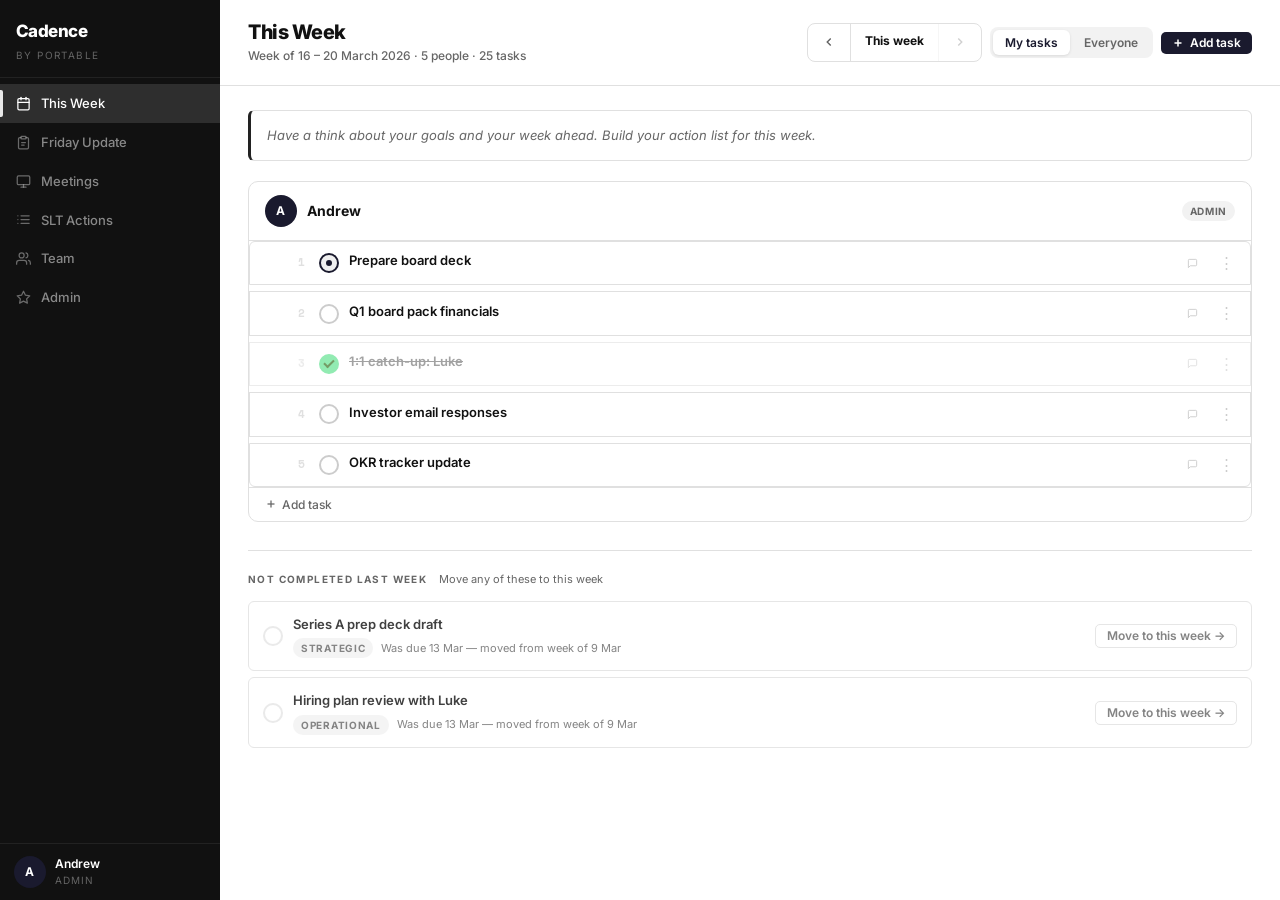
<file: index.html>
<!DOCTYPE html>
<html lang="en">
<head>
  <meta charset="UTF-8">
  <meta name="viewport" content="width=device-width, initial-scale=1.0">
  <title>Cadence</title>
  <meta http-equiv="refresh" content="0;url=wip.html">
  <link rel="stylesheet" href="styles.css">
</head>
<body>
<div class="app">
  <main class="main-content">
    <div class="page-header">
      <div>
        <h1>Good morning, Andrew 👋</h1>
        <div class="header-sub">Monday, 16 March 2026 &nbsp;·&nbsp; Week 12 of Q1</div>
      </div>
      <div class="flex items-center gap-8">
        <span class="tag tag-amber">Q1 ends in 15 days</span>
        <a href="wip.html" class="btn btn-primary btn-sm">Open Monday WIP →</a>
      </div>
    </div>

    <div class="page-body">

      <!-- SUGGESTION STRIP -->
      <div class="suggestion-strip">
        <span>💡 Dave has 8 tasks this week — above the 6-task target. Review before the Monday meeting.</span>
        <a href="wip.html" style="font-style:normal; font-weight:700; color:var(--purple); font-size:12px; white-space:nowrap">Review WIP →</a>
      </div>

      <!-- STATS ROW -->
      <div class="dash-grid mb-24">
        <div class="stat-card">
          <div class="stat-number purple">21</div>
          <div class="stat-label">Tasks this week</div>
          <div style="margin-top:10px">
            <div class="progress-track">
              <div class="progress-fill" style="width:19%"></div>
            </div>
            <div class="text-xs text-mid mt-4">4 of 21 done</div>
          </div>
        </div>
        <div class="stat-card">
          <div class="stat-number green">4</div>
          <div class="stat-label">Completed today</div>
          <div style="margin-top:10px">
            <div class="flex gap-4">
              <span class="tag tag-lime">+2 vs last week</span>
            </div>
          </div>
        </div>
        <div class="stat-card card-accent-lime" style="border-left-width:3px">
          <div class="stat-number" style="color:#D97706">3</div>
          <div class="stat-label">Overdue tasks</div>
          <div style="margin-top:10px">
            <a href="tasks.html" class="text-xs text-purple font-600">View overdue →</a>
          </div>
        </div>
      </div>

      <!-- QUICK ACTIONS -->
      <div class="section-heading">Quick actions</div>
      <div class="quick-actions mb-24">
        <a href="wip.html" class="quick-action-card">
          <div class="quick-action-icon">📅</div>
          <div class="quick-action-title">Monday WIP</div>
          <div class="quick-action-sub">Review this week's tasks across the team</div>
        </a>
        <a href="checkin.html" class="quick-action-card">
          <div class="quick-action-icon">📋</div>
          <div class="quick-action-title">Thursday Check-in</div>
          <div class="quick-action-sub">3 of 5 submitted — yours is pending</div>
        </a>
        <a href="goals.html" class="quick-action-card">
          <div class="quick-action-icon">🎯</div>
          <div class="quick-action-title">My Goals</div>
          <div class="quick-action-sub">3 active goals · 1 highlighted</div>
        </a>
      </div>

      <!-- HIGHLIGHTED GOALS -->
      <div class="section-heading">Top priority goals</div>
      <div style="display:grid; grid-template-columns: repeat(auto-fill, minmax(300px, 1fr)); gap:12px; margin-bottom:24px">

        <div class="goal-card highlighted">
          <div class="goal-card-header">
            <div class="goal-title">Scale revenue to $10M ARR</div>
            <span class="tag tag-purple">Strategic</span>
          </div>
          <div class="goal-meta">
            <span class="tag tag-default">Revenue</span>
            <span class="tag tag-amber">Q2 2026</span>
          </div>
          <div class="goal-progress-row"><span>Progress</span><span>2 / 8 tasks done</span></div>
          <div class="progress-track"><div class="progress-fill" style="width:25%"></div></div>
        </div>

        <div class="goal-card highlighted">
          <div class="goal-card-header">
            <div class="goal-title">Ship Cadence v1.0</div>
            <span class="tag tag-purple">Strategic</span>
          </div>
          <div class="goal-meta">
            <span class="tag tag-default">Product</span>
            <span class="tag tag-amber">Q1 2026</span>
          </div>
          <div class="goal-progress-row"><span>Progress</span><span>3 / 7 tasks done</span></div>
          <div class="progress-track"><div class="progress-fill" style="width:43%"></div></div>
        </div>

        <div class="goal-card highlighted">
          <div class="goal-card-header">
            <div class="goal-title">Complete customer journey mapping</div>
            <span class="tag tag-purple">Strategic</span>
          </div>
          <div class="goal-meta">
            <span class="tag tag-default">Design</span>
            <span class="tag tag-amber">Q1 2026</span>
          </div>
          <div class="goal-progress-row"><span>Progress</span><span>1 / 4 tasks done</span></div>
          <div class="progress-track"><div class="progress-fill" style="width:25%"></div></div>
        </div>

      </div>

      <!-- OVERDUE TASKS -->
      <div class="section-heading">Overdue tasks</div>
      <div class="card" style="padding:0; overflow:hidden">
        <div style="display:flex; align-items:center; justify-content:space-between; padding:12px 16px; border-bottom:1px solid var(--border)">
          <div style="display:flex; align-items:center; gap:10px">
            <div class="avatar avatar-dave avatar-sm">D</div>
            <span style="font-size:13px; font-weight:600">Reduce deploy time to &lt;5 min</span>
          </div>
          <div class="flex items-center gap-6">
            <span class="tag tag-red">3 days overdue</span>
            <button class="btn btn-xs btn-ghost">Move to this week</button>
          </div>
        </div>
        <div style="display:flex; align-items:center; justify-content:space-between; padding:12px 16px; border-bottom:1px solid var(--border)">
          <div style="display:flex; align-items:center; gap:10px">
            <div class="avatar avatar-paul avatar-sm">P</div>
            <span style="font-size:13px; font-weight:600">Weekly product-engineering sync</span>
          </div>
          <div class="flex items-center gap-6">
            <span class="tag tag-red">1 day overdue</span>
            <button class="btn btn-xs btn-ghost">Move to this week</button>
          </div>
        </div>
        <div style="display:flex; align-items:center; justify-content:space-between; padding:12px 16px">
          <div style="display:flex; align-items:center; gap:10px">
            <div class="avatar avatar-luke avatar-sm">L</div>
            <span style="font-size:13px; font-weight:600">Rebuild sales playbook</span>
          </div>
          <div class="flex items-center gap-6">
            <span class="tag tag-red">5 days overdue</span>
            <button class="btn btn-xs btn-ghost">Move to this week</button>
          </div>
        </div>
      </div>

    </div>
  </main>
</div>
<script src="nav.js"></script>
</body>
</html>
</file>
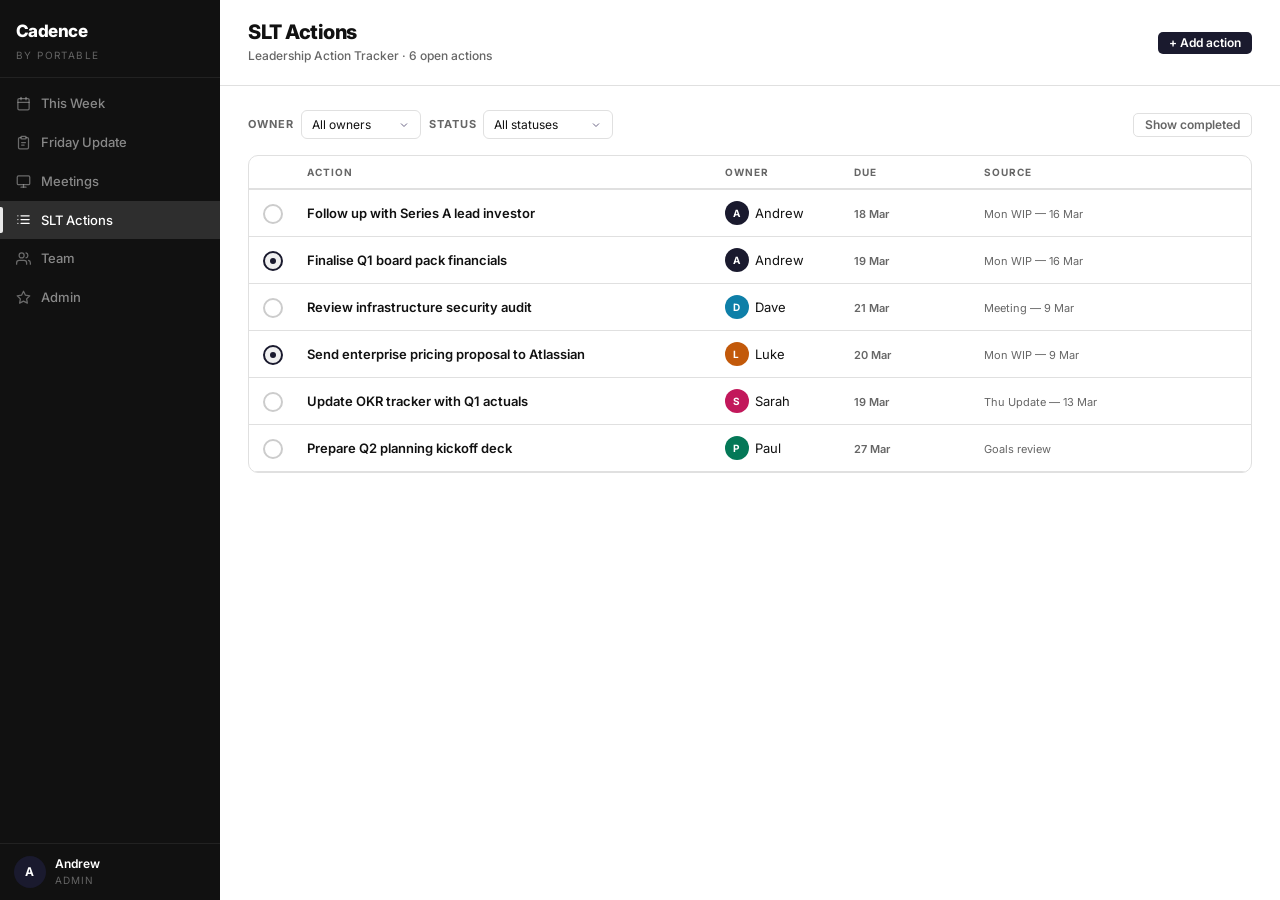
<file: actions.html>
<!DOCTYPE html>
<html lang="en">
<head>
  <meta charset="UTF-8">
  <meta name="viewport" content="width=device-width, initial-scale=1.0">
  <title>SLT Actions — Cadence</title>
  <link rel="stylesheet" href="styles.css">
</head>
<body>
<div class="app">
  <main class="main-content">
    <div class="page-header">
      <div>
        <h1>SLT Actions</h1>
        <div class="header-sub" id="actions-header-sub">Leadership Action Tracker &nbsp;·&nbsp; 6 open actions</div>
      </div>
      <div class="flex items-center gap-8">
        <button class="btn btn-primary btn-sm" onclick="openModal('add-action-modal')">+ Add action</button>
      </div>
    </div>

    <div class="page-body">

      <!-- Filters -->
      <div class="flex items-center gap-8 mb-16">
        <div class="flex items-center gap-6">
          <span style="font-size:11px;font-weight:700;text-transform:uppercase;letter-spacing:.1em;color:var(--mid)">Owner</span>
          <select class="form-input form-select form-input-sm" id="filter-owner" onchange="applyFilters()" style="width:auto;min-width:120px">
            <option value="">All owners</option>
            <option>Andrew</option>
            <option>Luke</option>
            <option>Dave</option>
            <option>Sarah</option>
            <option>Paul</option>
          </select>
        </div>
        <div class="flex items-center gap-6">
          <span style="font-size:11px;font-weight:700;text-transform:uppercase;letter-spacing:.1em;color:var(--mid)">Status</span>
          <select class="form-input form-select form-input-sm" id="filter-status" onchange="applyFilters()" style="width:auto;min-width:130px">
            <option value="">All statuses</option>
            <option value="todo">To do</option>
            <option value="progress">In progress</option>
            <option value="done">Done</option>
          </select>
        </div>
        <div style="flex:1"></div>
        <button class="btn btn-ghost btn-sm" id="btn-show-done" onclick="toggleShowDone()">Show completed</button>
      </div>

      <!-- Actions table -->
      <div class="card" style="padding:0;overflow:hidden">
        <table class="action-table" id="actions-table">
          <thead>
            <tr>
              <th style="width:4%"></th>
              <th style="width:42%">Action</th>
              <th style="width:13%">Owner</th>
              <th style="width:13%">Due</th>
              <th style="width:28%">Source</th>
            </tr>
          </thead>
          <tbody id="actions-tbody">
          </tbody>
        </table>
      </div>

    </div>
  </main>
</div>

<!-- Add action modal -->
<div class="modal-overlay" id="add-action-modal">
  <div class="modal">
    <div class="modal-header">
      <div><h2>Add action</h2></div>
      <button class="modal-close" onclick="closeModal('add-action-modal')">×</button>
    </div>
    <div class="modal-body">
      <div class="form-group">
        <label class="form-label">Action</label>
        <input type="text" class="form-input" id="new-action-title" placeholder="What needs to be done?">
      </div>
      <div class="flex gap-12">
        <div class="form-group flex-1">
          <label class="form-label">Owner</label>
          <select class="form-input form-select" id="new-action-owner">
            <option>Andrew</option>
            <option>Luke</option>
            <option>Dave</option>
            <option>Sarah</option>
            <option>Paul</option>
          </select>
        </div>
        <div class="form-group flex-1">
          <label class="form-label">Due date</label>
          <input type="text" class="form-input" id="new-action-due" placeholder="e.g. 20 Mar">
        </div>
      </div>
      <div class="form-group mb-0">
        <label class="form-label">Source (optional)</label>
        <input type="text" class="form-input" id="new-action-source" placeholder="e.g. Mon WIP — 16 Mar, or leave blank">
      </div>
    </div>
    <div class="modal-footer">
      <button class="btn btn-ghost btn-sm" onclick="closeModal('add-action-modal')">Cancel</button>
      <button class="btn btn-primary btn-sm" onclick="addAction()">Add action</button>
    </div>
  </div>
</div>

<script src="nav.js"></script>
<script>

// ── DATA ──────────────────────────────────────────────────────
let ACTIONS = [
  { id: 1, title: 'Follow up with Series A lead investor',      owner: 'Andrew', due: '18 Mar', source: 'Mon WIP — 16 Mar',     status: 'todo' },
  { id: 2, title: 'Finalise Q1 board pack financials',          owner: 'Andrew', due: '19 Mar', source: 'Mon WIP — 16 Mar',     status: 'progress' },
  { id: 3, title: 'Review infrastructure security audit',       owner: 'Dave',   due: '21 Mar', source: 'Meeting — 9 Mar',      status: 'todo' },
  { id: 4, title: 'Send enterprise pricing proposal to Atlassian', owner: 'Luke', due: '20 Mar', source: 'Mon WIP — 9 Mar',   status: 'progress' },
  { id: 5, title: 'Update OKR tracker with Q1 actuals',         owner: 'Sarah',  due: '19 Mar', source: 'Thu Update — 13 Mar',  status: 'todo' },
  { id: 6, title: 'Prepare Q2 planning kickoff deck',           owner: 'Paul',   due: '27 Mar', source: 'Goals review',         status: 'todo' },
  { id: 7, title: 'Complete sprint planning documentation',     owner: 'Dave',   due: '14 Mar', source: 'Mon WIP — 9 Mar',      status: 'done' },
  { id: 8, title: 'Send investor update email',                 owner: 'Andrew', due: '13 Mar', source: 'Mon WIP — 9 Mar',      status: 'done' },
];
let nextId = 9;
let showDone = false;

// ── RENDER ────────────────────────────────────────────────────
function renderActions() {
  const ownerFilter  = document.getElementById('filter-owner').value;
  const statusFilter = document.getElementById('filter-status').value;

  const rows = ACTIONS.filter(a => {
    if (!showDone && a.status === 'done') return false;
    if (ownerFilter  && a.owner !== ownerFilter)   return false;
    if (statusFilter && a.status !== statusFilter) return false;
    return true;
  });

  const tbody = document.getElementById('actions-tbody');
  if (rows.length === 0) {
    tbody.innerHTML = `<tr><td colspan="4" style="padding:28px;text-align:center;color:var(--mid);font-size:13px">No actions match your filters.</td></tr>`;
    return;
  }

  tbody.innerHTML = rows.map(a => {
    const isDone    = a.status === 'done';
    const isOverdue = !isDone && isOverdueDate(a.due);
    const titles    = { todo: 'To do — click to mark In progress', progress: 'In progress — click to mark Done', done: 'Done — click to reopen' };
    return `<tr class="${isDone ? 'at-row-done' : ''}" id="arow-${a.id}">
      <td style="text-align:center;padding-left:14px">
        <button class="status-btn ${a.status}" onclick="cycleActionStatus(${a.id})" title="${titles[a.status]}"></button>
      </td>
      <td><span class="at-action${isDone ? ' at-done-text' : ''}">${a.title}</span></td>
      <td><div class="flex items-center gap-6"><div class="avatar avatar-sm avatar-${a.owner.toLowerCase()}">${a.owner[0]}</div><span style="font-size:13px">${a.owner}</span></div></td>
      <td><span class="at-due${isOverdue ? ' overdue' : ''}">${a.due}</span></td>
      <td><span class="at-source">${a.source || '—'}</span></td>
    </tr>`;
  }).join('');

  const openCount = ACTIONS.filter(a => a.status !== 'done').length;
  document.getElementById('actions-header-sub').textContent = `Leadership Action Tracker · ${openCount} open action${openCount === 1 ? '' : 's'}`;
}

function isOverdueDate(due) {
  if (!due) return false;
  const months = { Jan:0,Feb:1,Mar:2,Apr:3,May:4,Jun:5,Jul:6,Aug:7,Sep:8,Oct:9,Nov:10,Dec:11 };
  const parts = due.trim().split(' ');
  if (parts.length < 2) return false;
  const d = parseInt(parts[0]);
  const m = months[parts[1]];
  if (isNaN(d) || m === undefined) return false;
  const today = new Date(2026, 2, 16); // hardcoded demo date
  const dueDate = new Date(2026, m, d);
  return dueDate < today;
}

function cycleActionStatus(id) {
  const a = ACTIONS.find(x => x.id === id);
  if (!a) return;
  const cycle = { todo: 'progress', progress: 'done', done: 'todo' };
  a.status = cycle[a.status] || 'todo';
  renderActions();
  // Flash feedback on row
  const row = document.getElementById('arow-' + id);
  if (row) {
    row.classList.add('at-row-flash');
    setTimeout(() => row.classList.remove('at-row-flash'), 600);
  }
}

function applyFilters() { renderActions(); }

function toggleShowDone() {
  showDone = !showDone;
  const btn = document.getElementById('btn-show-done');
  btn.textContent = showDone ? 'Hide completed' : 'Show completed';
  renderActions();
}

function addAction() {
  const title  = document.getElementById('new-action-title').value.trim();
  const owner  = document.getElementById('new-action-owner').value;
  const due    = document.getElementById('new-action-due').value.trim();
  const source = document.getElementById('new-action-source').value.trim();
  if (!title) return;
  ACTIONS.unshift({ id: nextId++, title, owner, due: due || '—', source, status: 'todo' });
  closeModal('add-action-modal');
  document.getElementById('new-action-title').value = '';
  document.getElementById('new-action-due').value = '';
  document.getElementById('new-action-source').value = '';
  renderActions();
}

// Init
renderActions();

</script>
</body>
</html>
</file>
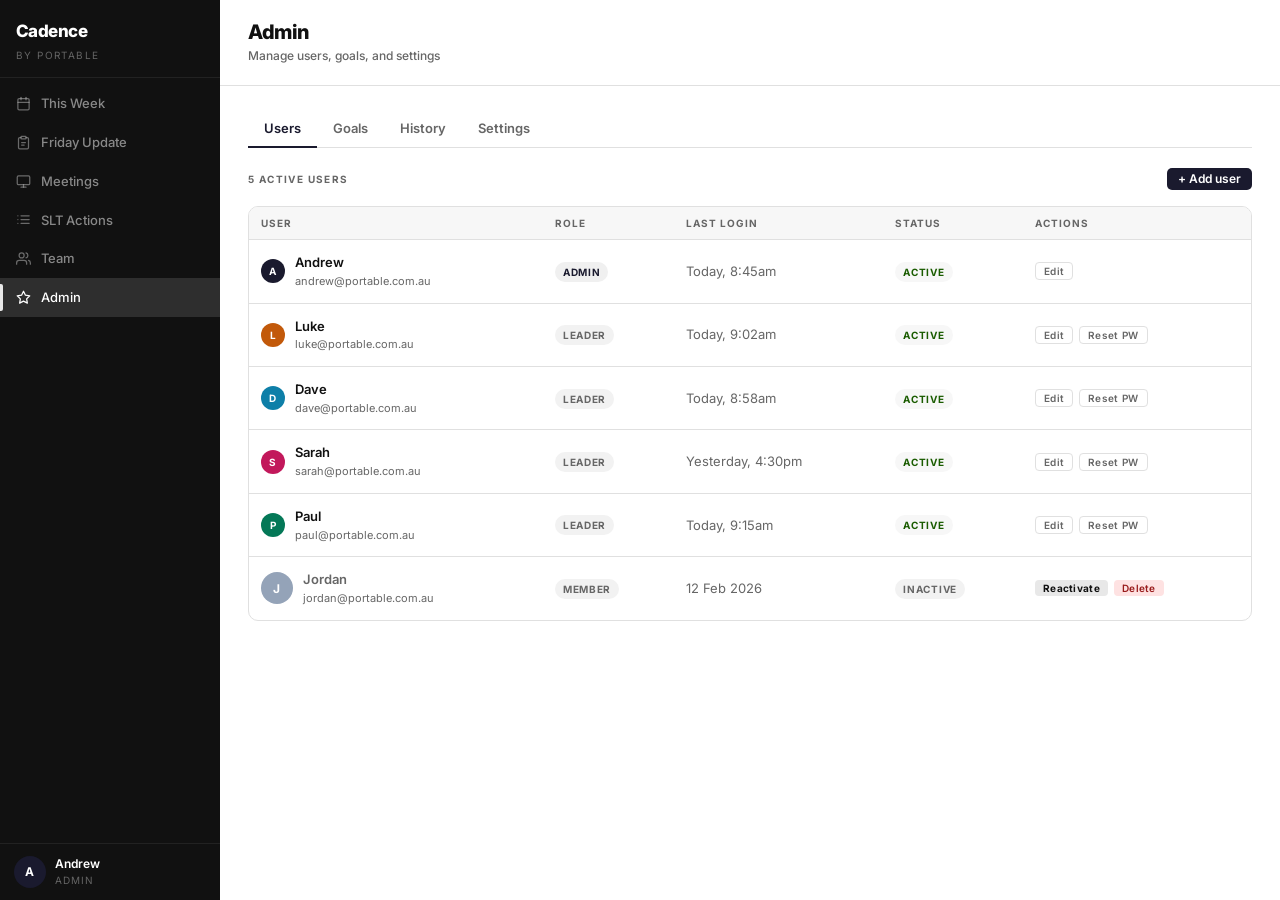
<file: admin.html>
<!DOCTYPE html>
<html lang="en">
<head>
  <meta charset="UTF-8">
  <meta name="viewport" content="width=device-width, initial-scale=1.0">
  <title>Admin — Cadence</title>
  <link rel="stylesheet" href="styles.css">
</head>
<body>
<div class="app">
  <main class="main-content">
    <div class="page-header">
      <div>
        <h1>Admin</h1>
        <div class="header-sub">Manage users, goals, and settings</div>
      </div>
    </div>

    <div class="page-body">
      <div class="tabs-container">
        <div class="tabs">
          <button class="tab-btn active" data-tab="users">Users</button>
          <button class="tab-btn" data-tab="goals-admin">Goals</button>
          <button class="tab-btn" data-tab="history">History</button>
          <button class="tab-btn" data-tab="settings">Settings</button>
        </div>

        <!-- USERS TAB -->
        <div class="tab-panel active" id="tab-users">
          <div class="flex items-center justify-between mb-16">
            <div class="section-heading" style="margin-bottom:0">5 active users</div>
            <button class="btn btn-primary btn-sm" onclick="openModal('user-modal')">+ Add user</button>
          </div>

          <div class="card" style="padding:0; overflow:hidden">
            <table class="admin-table">
              <thead>
                <tr>
                  <th>User</th>
                  <th>Role</th>
                  <th>Last login</th>
                  <th>Status</th>
                  <th>Actions</th>
                </tr>
              </thead>
              <tbody>
                <tr>
                  <td>
                    <div class="flex items-center gap-10">
                      <div class="avatar avatar-andrew avatar-sm">A</div>
                      <div>
                        <div style="font-weight:600">Andrew</div>
                        <div class="text-xs text-mid">andrew@portable.com.au</div>
                      </div>
                    </div>
                  </td>
                  <td><span class="tag tag-purple">Admin</span></td>
                  <td class="text-mid text-sm">Today, 8:45am</td>
                  <td><span class="tag tag-lime">Active</span></td>
                  <td>
                    <div class="flex gap-6">
                      <button class="btn btn-xs btn-ghost" onclick="openModal('user-modal')">Edit</button>
                    </div>
                  </td>
                </tr>
                <tr>
                  <td>
                    <div class="flex items-center gap-10">
                      <div class="avatar avatar-luke avatar-sm">L</div>
                      <div>
                        <div style="font-weight:600">Luke</div>
                        <div class="text-xs text-mid">luke@portable.com.au</div>
                      </div>
                    </div>
                  </td>
                  <td><span class="tag tag-default">Leader</span></td>
                  <td class="text-mid text-sm">Today, 9:02am</td>
                  <td><span class="tag tag-lime">Active</span></td>
                  <td>
                    <div class="flex gap-6">
                      <button class="btn btn-xs btn-ghost" onclick="openModal('user-modal')">Edit</button>
                      <button class="btn btn-xs btn-ghost" onclick="openModal('reset-pw-modal')">Reset PW</button>
                    </div>
                  </td>
                </tr>
                <tr>
                  <td>
                    <div class="flex items-center gap-10">
                      <div class="avatar avatar-dave avatar-sm">D</div>
                      <div>
                        <div style="font-weight:600">Dave</div>
                        <div class="text-xs text-mid">dave@portable.com.au</div>
                      </div>
                    </div>
                  </td>
                  <td><span class="tag tag-default">Leader</span></td>
                  <td class="text-mid text-sm">Today, 8:58am</td>
                  <td><span class="tag tag-lime">Active</span></td>
                  <td>
                    <div class="flex gap-6">
                      <button class="btn btn-xs btn-ghost" onclick="openModal('user-modal')">Edit</button>
                      <button class="btn btn-xs btn-ghost" onclick="openModal('reset-pw-modal')">Reset PW</button>
                    </div>
                  </td>
                </tr>
                <tr>
                  <td>
                    <div class="flex items-center gap-10">
                      <div class="avatar avatar-sarah avatar-sm">S</div>
                      <div>
                        <div style="font-weight:600">Sarah</div>
                        <div class="text-xs text-mid">sarah@portable.com.au</div>
                      </div>
                    </div>
                  </td>
                  <td><span class="tag tag-default">Leader</span></td>
                  <td class="text-mid text-sm">Yesterday, 4:30pm</td>
                  <td><span class="tag tag-lime">Active</span></td>
                  <td>
                    <div class="flex gap-6">
                      <button class="btn btn-xs btn-ghost" onclick="openModal('user-modal')">Edit</button>
                      <button class="btn btn-xs btn-ghost" onclick="openModal('reset-pw-modal')">Reset PW</button>
                    </div>
                  </td>
                </tr>
                <tr>
                  <td>
                    <div class="flex items-center gap-10">
                      <div class="avatar avatar-paul avatar-sm">P</div>
                      <div>
                        <div style="font-weight:600">Paul</div>
                        <div class="text-xs text-mid">paul@portable.com.au</div>
                      </div>
                    </div>
                  </td>
                  <td><span class="tag tag-default">Leader</span></td>
                  <td class="text-mid text-sm">Today, 9:15am</td>
                  <td><span class="tag tag-lime">Active</span></td>
                  <td>
                    <div class="flex gap-6">
                      <button class="btn btn-xs btn-ghost" onclick="openModal('user-modal')">Edit</button>
                      <button class="btn btn-xs btn-ghost" onclick="openModal('reset-pw-modal')">Reset PW</button>
                    </div>
                  </td>
                </tr>
                <tr>
                  <td>
                    <div class="flex items-center gap-10">
                      <div class="avatar" style="background:#94a3b8">J</div>
                      <div>
                        <div style="font-weight:600; color:var(--mid)">Jordan</div>
                        <div class="text-xs text-mid">jordan@portable.com.au</div>
                      </div>
                    </div>
                  </td>
                  <td><span class="tag tag-default">Member</span></td>
                  <td class="text-mid text-sm">12 Feb 2026</td>
                  <td><span class="tag tag-default">Inactive</span></td>
                  <td>
                    <div class="flex gap-6">
                      <button class="btn btn-xs btn-lime btn-sm" style="padding:3px 8px; font-size:10px" onclick="alert('User reactivated')">Reactivate</button>
                      <button class="btn btn-xs btn-danger">Delete</button>
                    </div>
                  </td>
                </tr>
              </tbody>
            </table>
          </div>
        </div>

        <!-- GOALS TAB -->
        <div class="tab-panel" id="tab-goals-admin">
          <div class="section-heading mb-12">All goals — toggle highlights</div>
          <div class="card" style="padding:0; overflow:hidden">
            <table class="admin-table">
              <thead>
                <tr>
                  <th>Goal</th>
                  <th>Owner</th>
                  <th>Type</th>
                  <th>Status</th>
                  <th>Highlighted</th>
                </tr>
              </thead>
              <tbody>
                <tr>
                  <td style="font-weight:600">Scale revenue to $10M ARR</td>
                  <td><div class="flex items-center gap-6"><div class="avatar avatar-andrew avatar-sm">A</div> Andrew</div></td>
                  <td><span class="tag tag-purple">Strategic</span></td>
                  <td><span class="tag tag-lime">Active</span></td>
                  <td><input type="checkbox" checked style="accent-color:var(--purple); width:16px; height:16px"></td>
                </tr>
                <tr>
                  <td style="font-weight:600">Ship Cadence v1.0</td>
                  <td><div class="flex items-center gap-6"><div class="avatar avatar-dave avatar-sm">D</div> Dave</div></td>
                  <td><span class="tag tag-purple">Strategic</span></td>
                  <td><span class="tag tag-lime">Active</span></td>
                  <td><input type="checkbox" checked style="accent-color:var(--purple); width:16px; height:16px"></td>
                </tr>
                <tr>
                  <td style="font-weight:600">Complete customer journey mapping</td>
                  <td><div class="flex items-center gap-6"><div class="avatar avatar-sarah avatar-sm">S</div> Sarah</div></td>
                  <td><span class="tag tag-purple">Strategic</span></td>
                  <td><span class="tag tag-lime">Active</span></td>
                  <td><input type="checkbox" checked style="accent-color:var(--purple); width:16px; height:16px"></td>
                </tr>
                <tr>
                  <td style="font-weight:600">Win 3 new enterprise accounts</td>
                  <td><div class="flex items-center gap-6"><div class="avatar avatar-luke avatar-sm">L</div> Luke</div></td>
                  <td><span class="tag tag-purple">Strategic</span></td>
                  <td><span class="tag tag-lime">Active</span></td>
                  <td><input type="checkbox" checked style="accent-color:var(--purple); width:16px; height:16px"></td>
                </tr>
                <tr>
                  <td style="font-weight:600">Launch user research programme</td>
                  <td><div class="flex items-center gap-6"><div class="avatar avatar-paul avatar-sm">P</div> Paul</div></td>
                  <td><span class="tag tag-purple">Strategic</span></td>
                  <td><span class="tag tag-lime">Active</span></td>
                  <td><input type="checkbox" checked style="accent-color:var(--purple); width:16px; height:16px"></td>
                </tr>
                <tr>
                  <td style="font-weight:600">Launch new enterprise tier</td>
                  <td><div class="flex items-center gap-6"><div class="avatar avatar-andrew avatar-sm">A</div> Andrew</div></td>
                  <td><span class="tag tag-purple">Strategic</span></td>
                  <td><span class="tag tag-lime">Active</span></td>
                  <td><input type="checkbox" style="accent-color:var(--purple); width:16px; height:16px"></td>
                </tr>
                <tr>
                  <td>Migrate to new infrastructure <span class="shift-badge" style="margin-left:6px">↗ Shifted 2×</span></td>
                  <td><div class="flex items-center gap-6"><div class="avatar avatar-dave avatar-sm">D</div> Dave</div></td>
                  <td><span class="tag tag-default">Operational</span></td>
                  <td><span class="tag tag-lime">Active</span></td>
                  <td><input type="checkbox" style="accent-color:var(--purple); width:16px; height:16px"></td>
                </tr>
              </tbody>
            </table>
          </div>
        </div>

        <!-- HISTORY TAB -->
        <div class="tab-panel" id="tab-history">
          <div class="flex items-center justify-between mb-16">
            <div class="section-heading" style="margin-bottom:0">Goal &amp; task change log</div>
            <div class="flex gap-6">
              <select class="form-input form-select" style="width:auto; font-size:12px; padding:5px 10px; height:32px">
                <option>All people</option>
                <option>Andrew</option>
                <option>Luke</option>
                <option>Dave</option>
                <option>Sarah</option>
                <option>Paul</option>
              </select>
              <select class="form-input form-select" style="width:auto; font-size:12px; padding:5px 10px; height:32px">
                <option>All changes</option>
                <option>Goal shifts</option>
                <option>Task moves</option>
                <option>Status changes</option>
              </select>
            </div>
          </div>

          <div class="history-timeline">

            <div class="history-group">
              <div class="history-group-title">This week — 16 Mar 2026</div>

              <div class="history-event">
                <div class="history-event-date">Mon 16 Mar · 9:05am</div>
                <div class="history-event-title">
                  <div class="flex items-center gap-6">
                    <div class="avatar avatar-andrew" style="width:18px;height:18px;font-size:8px">A</div>
                    <strong>Andrew</strong> moved task to next week
                  </div>
                </div>
                <div class="history-event-detail">"Investor email responses" → moved to Week of 23 Mar</div>
              </div>

              <div class="history-event">
                <div class="history-event-date">Mon 16 Mar · 9:12am</div>
                <div class="history-event-title">
                  <div class="flex items-center gap-6">
                    <div class="avatar avatar-dave" style="width:18px;height:18px;font-size:8px">D</div>
                    <strong>Dave</strong> commented on a task
                  </div>
                </div>
                <div class="history-event-detail">"Ship Cadence HTML prototype" — asked: "Where are we on the checkin flow?"</div>
              </div>

              <div class="history-event">
                <div class="history-event-date">Mon 16 Mar · 10:30am</div>
                <div class="history-event-title">
                  <div class="flex items-center gap-6">
                    <div class="avatar avatar-dave" style="width:18px;height:18px;font-size:8px">D</div>
                    <strong>Dave</strong> shifted goal deadline
                  </div>
                </div>
                <div class="history-event-detail">
                  "Migrate to new infrastructure" deadline shifted from <s>28 Feb</s> → 31 Mar 2026
                  <span class="shift-badge" style="margin-left:6px">↗ Shifted 2×</span>
                </div>
                <div style="font-size:11px; color:var(--mid); margin-top:4px; font-style:italic">Reason: "Blocked on security audit approval"</div>
              </div>
            </div>

            <div class="history-group">
              <div class="history-group-title">Last week — 9 Mar 2026</div>

              <div class="history-event">
                <div class="history-event-date">Thu 12 Mar · 2:14pm</div>
                <div class="history-event-title">
                  <div class="flex items-center gap-6">
                    <div class="avatar avatar-sarah" style="width:18px;height:18px;font-size:8px">S</div>
                    <strong>Sarah</strong> completed a goal
                  </div>
                </div>
                <div class="history-event-detail">"Define Q1 content strategy" → marked complete</div>
              </div>

              <div class="history-event">
                <div class="history-event-date">Wed 11 Mar · 11:00am</div>
                <div class="history-event-title">
                  <div class="flex items-center gap-6">
                    <div class="avatar avatar-luke" style="width:18px;height:18px;font-size:8px">L</div>
                    <strong>Luke</strong> shifted goal deadline
                  </div>
                </div>
                <div class="history-event-detail">
                  "Win 3 new enterprise accounts" deadline shifted from <s>31 Mar</s> → 30 Apr 2026
                  <span class="shift-badge" style="margin-left:6px">↗ Shifted 1×</span>
                </div>
                <div style="font-size:11px; color:var(--mid); margin-top:4px; font-style:italic">Reason: "Pipeline pushed — two deals moved to next quarter"</div>
              </div>

              <div class="history-event">
                <div class="history-event-date">Mon 9 Mar · 8:52am</div>
                <div class="history-event-title">
                  <div class="flex items-center gap-6">
                    <div class="avatar avatar-paul" style="width:18px;height:18px;font-size:8px">P</div>
                    <strong>Paul</strong> moved tasks to next week
                  </div>
                </div>
                <div class="history-event-detail">"Backlog grooming session", "Q2 feature specifications" → moved to Week of 16 Mar</div>
              </div>
            </div>

            <div class="history-group">
              <div class="history-group-title">2 weeks ago — 2 Mar 2026</div>

              <div class="history-event">
                <div class="history-event-date">Fri 6 Mar · 5:01pm</div>
                <div class="history-event-title">
                  <div class="flex items-center gap-6">
                    <div class="avatar avatar-andrew" style="width:18px;height:18px;font-size:8px">A</div>
                    <strong>Andrew</strong> shifted goal deadline
                  </div>
                </div>
                <div class="history-event-detail">
                  "Implement quarterly OKR process" deadline shifted from <s>28 Feb</s> → 15 Mar 2026
                  <span class="shift-badge" style="margin-left:6px">↗ Shifted 1×</span>
                </div>
                <div style="font-size:11px; color:var(--mid); margin-top:4px; font-style:italic">Reason: "Delayed due to board prep taking priority"</div>
              </div>

              <div class="history-event">
                <div class="history-event-date">Wed 4 Mar · 3:30pm</div>
                <div class="history-event-title">
                  <div class="flex items-center gap-6">
                    <div class="avatar avatar-dave" style="width:18px;height:18px;font-size:8px">D</div>
                    <strong>Dave</strong> shifted goal deadline
                  </div>
                </div>
                <div class="history-event-detail">
                  "Migrate to new infrastructure" deadline shifted from <s>31 Jan</s> → 28 Feb 2026
                  <span class="shift-badge" style="margin-left:6px">↗ Shifted 1×</span>
                </div>
                <div style="font-size:11px; color:var(--mid); margin-top:4px; font-style:italic">Reason: "Cloud vendor delayed provisioning by 3 weeks"</div>
              </div>
            </div>

          </div><!-- end history-timeline -->
        </div>

        <!-- SETTINGS TAB -->
        <div class="tab-panel" id="tab-settings">
          <div style="max-width:480px">
            <div class="form-group">
              <label class="form-label">Week start day</label>
              <select class="form-input form-select">
                <option selected>Monday</option>
                <option>Sunday</option>
              </select>
              <div class="text-xs text-mid mt-4">Sets the start of each WIP week across all views.</div>
            </div>
            <div class="form-group">
              <label class="form-label">Task overload threshold</label>
              <input type="number" class="form-input" value="6" min="3" max="12" style="width:100px">
              <div class="text-xs text-mid mt-4">Show overload warning when a person exceeds this many tasks in a week.</div>
            </div>
            <div class="form-group">
              <label class="form-label">Organisation name</label>
              <input type="text" class="form-input" value="Portable">
            </div>
            <div class="divider"></div>
            <div class="section-heading mb-12">Notifications (future)</div>
            <div style="font-size:13px; color:var(--mid); font-style:italic">Email/Slack notifications will be configurable in a future release.</div>
            <div class="flex justify-end mt-20">
              <button class="btn btn-primary btn-sm">Save settings</button>
            </div>
          </div>
        </div>

      </div>
    </div>
  </main>
</div>

<!-- USER MODAL -->
<div class="modal-overlay" id="user-modal">
  <div class="modal" style="max-width:460px">
    <div class="modal-header">
      <div><h2>Edit user</h2></div>
      <button class="modal-close" onclick="closeModal('user-modal')">×</button>
    </div>
    <div class="modal-body">
      <div class="flex gap-12">
        <div class="form-group flex-1">
          <label class="form-label">Name</label>
          <input type="text" class="form-input" value="Luke">
        </div>
        <div class="form-group flex-1">
          <label class="form-label">Email</label>
          <input type="email" class="form-input" value="luke@portable.com.au">
        </div>
      </div>
      <div class="flex gap-12">
        <div class="form-group flex-1">
          <label class="form-label">Role</label>
          <select class="form-input form-select">
            <option>Admin</option><option selected>Leader</option><option>Member</option>
          </select>
        </div>
        <div class="form-group flex-1">
          <label class="form-label">Avatar colour</label>
          <input type="color" class="form-input" value="#C2590A" style="height:38px; padding:4px 8px; cursor:pointer">
        </div>
      </div>
      <div class="divider"></div>
      <button class="btn btn-danger btn-sm" onclick="closeModal('user-modal')">Deactivate user</button>
    </div>
    <div class="modal-footer">
      <button class="btn btn-ghost btn-sm" onclick="closeModal('user-modal')">Cancel</button>
      <button class="btn btn-primary btn-sm" onclick="closeModal('user-modal')">Save changes</button>
    </div>
  </div>
</div>

<!-- RESET PW MODAL -->
<div class="modal-overlay" id="reset-pw-modal">
  <div class="modal" style="max-width:400px">
    <div class="modal-header">
      <div><h2>Reset password</h2><div class="modal-sub">A reset link will be sent to the user's email.</div></div>
      <button class="modal-close" onclick="closeModal('reset-pw-modal')">×</button>
    </div>
    <div class="modal-body">
      <p style="font-size:13px; color:var(--mid)">This will send a password reset email to <strong style="color:var(--black)">luke@portable.com.au</strong>. They will need to set a new password before they can log in again.</p>
    </div>
    <div class="modal-footer">
      <button class="btn btn-ghost btn-sm" onclick="closeModal('reset-pw-modal')">Cancel</button>
      <button class="btn btn-primary btn-sm" onclick="closeModal('reset-pw-modal')">Send reset email</button>
    </div>
  </div>
</div>

<script src="nav.js"></script>
<script>
  document.querySelectorAll('.tab-btn').forEach(btn => {
    btn.addEventListener('click', function() {
      const tabId = this.dataset.tab;
      document.querySelectorAll('.tab-btn').forEach(b => b.classList.remove('active'));
      document.querySelectorAll('.tab-panel').forEach(p => p.classList.remove('active'));
      this.classList.add('active');
      const panel = document.getElementById('tab-' + tabId);
      if (panel) panel.classList.add('active');
    });
  });
</script>
</body>
</html>
</file>
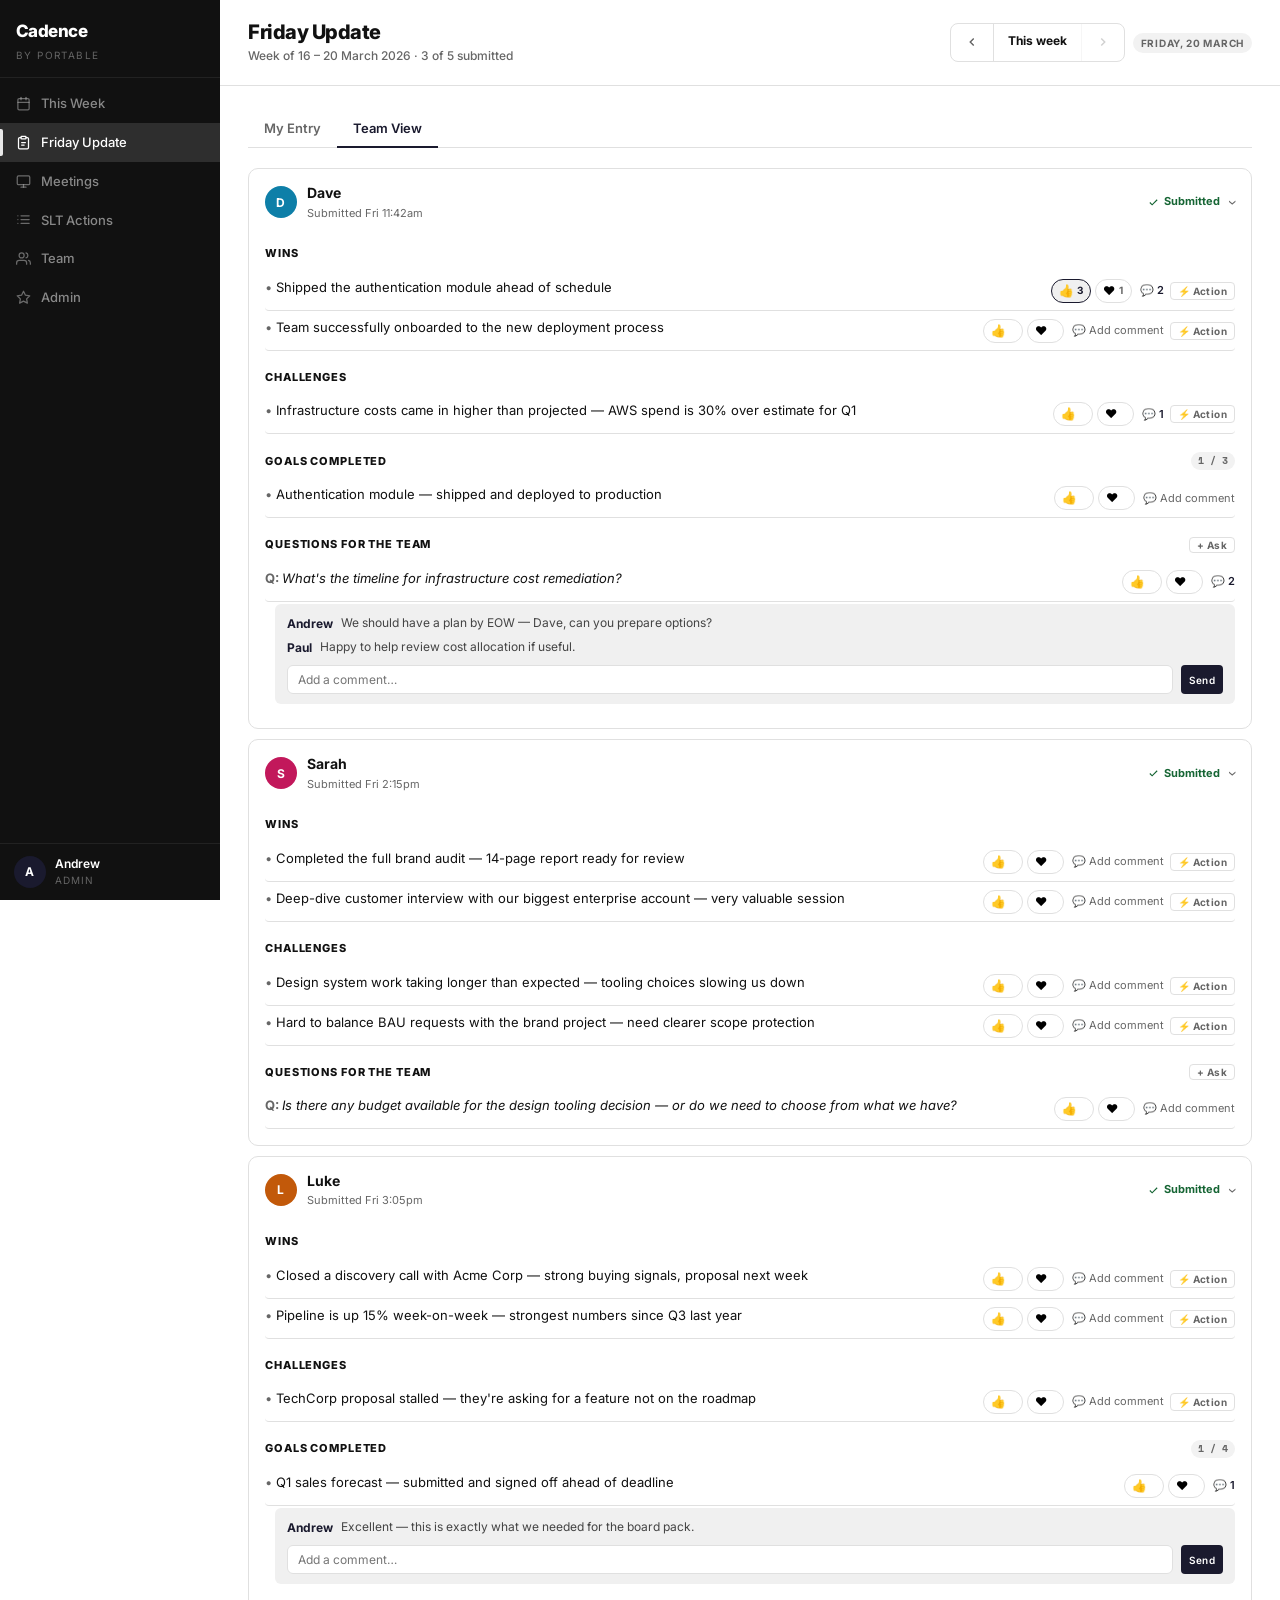
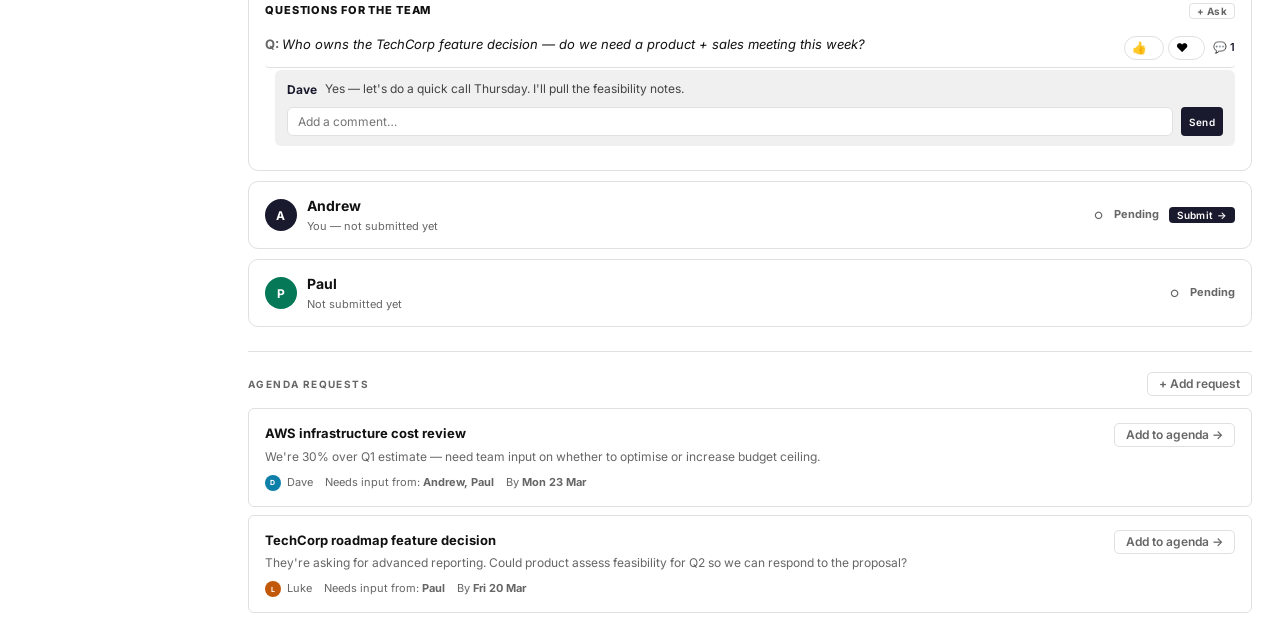
<file: checkin.html>
<!DOCTYPE html>
<html lang="en">
<head>
  <meta charset="UTF-8">
  <meta name="viewport" content="width=device-width, initial-scale=1.0">
  <title>Friday Update — Cadence</title>
  <link rel="stylesheet" href="styles.css">
</head>
<body>
<div class="app">
  <main class="main-content">

    <div class="page-header">
      <div>
        <h1>Friday Update</h1>
        <div class="header-sub" id="checkin-header-sub">Week of 16 – 20 March 2026 &nbsp;·&nbsp; 3 of 5 submitted</div>
      </div>
      <div class="flex items-center gap-8">
        <!-- Week navigation -->
        <div class="week-nav">
          <button class="week-nav-btn" id="btn-prev-week" onclick="prevWeek()">
            <svg width="14" height="14" viewBox="0 0 24 24" fill="none" stroke="currentColor" stroke-width="2.5"><polyline points="15 18 9 12 15 6"/></svg>
          </button>
          <span class="week-nav-label" id="week-nav-label">This week</span>
          <button class="week-nav-btn" id="btn-next-week" onclick="nextWeek()" disabled>
            <svg width="14" height="14" viewBox="0 0 24 24" fill="none" stroke="currentColor" stroke-width="2.5"><polyline points="9 18 15 12 9 6"/></svg>
          </button>
        </div>
        <span class="tag tag-default" id="checkin-date-tag">Friday, 20 March</span>
      </div>
    </div>

    <div class="page-body">
      <div class="tabs-container">
        <div class="tabs">
          <button class="tab-btn" data-tab="my-entry">My Entry</button>
          <button class="tab-btn active" data-tab="team-view">Team View</button>
        </div>

        <!-- ═══════════════════════════════════════
             MY ENTRY TAB
             ═══════════════════════════════════════ -->
        <div class="tab-panel" id="tab-my-entry">
          <div class="card mb-16">
            <div class="flex items-center gap-10 mb-16">
              <div class="avatar avatar-andrew">A</div>
              <div>
                <div style="font-size:15px; font-weight:700">Andrew</div>
                <div class="text-xs text-mid">Not submitted yet — visible to team once you submit</div>
              </div>
            </div>

            <!-- WINS -->
            <div class="form-group">
              <label class="form-label">Wins this week</label>
              <div class="entry-list" id="wins-list"></div>
              <button class="add-task-btn mt-8" onclick="addEntryItem('wins-list', 'What went well this week?')">
                <svg width="12" height="12" viewBox="0 0 24 24" fill="none" stroke="currentColor" stroke-width="2.5"><line x1="12" y1="5" x2="12" y2="19"/><line x1="5" y1="12" x2="19" y2="12"/></svg>
                Add win
              </button>
            </div>

            <div class="divider"></div>

            <!-- CHALLENGES -->
            <div class="form-group">
              <label class="form-label">Challenges / blockers</label>
              <div class="entry-list" id="challenges-list"></div>
              <button class="add-task-btn mt-8" onclick="addEntryItem('challenges-list', 'What\'s blocking you or the team?')">
                <svg width="12" height="12" viewBox="0 0 24 24" fill="none" stroke="currentColor" stroke-width="2.5"><line x1="12" y1="5" x2="12" y2="19"/><line x1="5" y1="12" x2="19" y2="12"/></svg>
                Add challenge
              </button>
            </div>

            <div class="divider"></div>

            <!-- GOALS COMPLETED -->
            <div class="form-group">
              <label class="form-label">Goals completed this week</label>
              <div class="entry-list" id="goals-completed-list"></div>
              <button class="add-task-btn mt-8" onclick="addEntryItem('goals-completed-list', 'Which goal or milestone did you complete?')">
                <svg width="12" height="12" viewBox="0 0 24 24" fill="none" stroke="currentColor" stroke-width="2.5"><line x1="12" y1="5" x2="12" y2="19"/><line x1="5" y1="12" x2="19" y2="12"/></svg>
                Add completed goal
              </button>
            </div>

            <div class="divider"></div>

            <!-- AGENDA ITEMS -->
            <div class="form-group mb-4">
              <label class="form-label">Agenda requests</label>
              <div class="text-xs text-mid mb-8" style="font-weight:400">Request items for upcoming meetings — they'll appear in the team view for others to see.</div>
              <div id="agenda-requests-list"></div>
              <button class="add-task-btn mt-8" onclick="openAgendaRequestModal()">
                <svg width="12" height="12" viewBox="0 0 24 24" fill="none" stroke="currentColor" stroke-width="2.5"><line x1="12" y1="5" x2="12" y2="19"/><line x1="5" y1="12" x2="19" y2="12"/></svg>
                Add agenda request
              </button>
            </div>
          </div>

          <div class="flex justify-end gap-8">
            <button class="btn btn-ghost btn-sm">Save draft</button>
            <button class="btn btn-primary" onclick="submitCheckin()">Submit update →</button>
          </div>
        </div>

        <!-- ═══════════════════════════════════════
             TEAM VIEW TAB (default)
             ═══════════════════════════════════════ -->
        <div class="tab-panel active" id="tab-team-view">

          <!-- DAVE — SUBMITTED, expanded by default -->
          <div class="checkin-card">
            <div class="checkin-card-header" onclick="toggleCheckin(this)">
              <div class="flex items-center gap-10">
                <div class="avatar avatar-dave">D</div>
                <div>
                  <div style="font-size:14px; font-weight:700">Dave</div>
                  <div class="text-xs text-mid">Submitted Fri 11:42am</div>
                </div>
              </div>
              <div class="flex items-center gap-10">
                <div class="submitted-badge yes">
                  <svg width="11" height="11" viewBox="0 0 24 24" fill="none" stroke="currentColor" stroke-width="2.5"><polyline points="20 6 9 17 4 12"/></svg>
                  Submitted
                </div>
                <span class="chevron open">›</span>
              </div>
            </div>
            <div class="checkin-body expanded" style="padding-bottom:16px">

              <div class="ci-section">
                <div class="ci-section-label">Wins</div>
                <div class="ci-item">
                  <div class="ci-item-text">Shipped the authentication module ahead of schedule</div>
                  <div class="ci-item-actions">
                    <span class="comment-link has-comments" onclick="toggleCiComment(this)" title="Toggle comments">💬 2</span>
                    <button class="ci-convert-btn" onclick="openConvertModal('Shipped auth module ahead of schedule')">⚡ Action</button>
                  </div>
                </div>
                <div class="ci-comment-thread">
                  <div class="ci-comment-row">
                    <span class="ci-comment-author">Andrew</span>
                    <span class="ci-comment-text">Great work — this unblocks the next sprint. Well done.</span>
                  </div>
                  <div class="ci-comment-row">
                    <span class="ci-comment-author">Paul</span>
                    <span class="ci-comment-text">Big one. Excited to build on top of it.</span>
                  </div>
                  <div style="margin-top:8px; display:flex; gap:8px">
                    <input type="text" class="form-input form-input-sm" style="flex:1" placeholder="Add a comment…">
                    <button class="btn btn-primary btn-xs">Send</button>
                  </div>
                </div>
                <div class="ci-item">
                  <div class="ci-item-text">Team successfully onboarded to the new deployment process</div>
                  <div class="ci-item-actions">
                    <span class="comment-link" onclick="toggleCiComment(this)">💬 Add comment</span>
                    <button class="ci-convert-btn" onclick="openConvertModal('Team onboarded to new deployment process')">⚡ Action</button>
                  </div>
                </div>
                <div class="ci-comment-thread">
                  <div style="display:flex; gap:8px">
                    <input type="text" class="form-input form-input-sm" style="flex:1" placeholder="Add a comment…">
                    <button class="btn btn-primary btn-xs">Send</button>
                  </div>
                </div>
              </div>

              <div class="ci-section">
                <div class="ci-section-label">Challenges</div>
                <div class="ci-item">
                  <div class="ci-item-text">Infrastructure costs came in higher than projected — AWS spend is 30% over estimate for Q1</div>
                  <div class="ci-item-actions">
                    <span class="comment-link has-comments" onclick="toggleCiComment(this)">💬 1</span>
                    <button class="ci-convert-btn" onclick="openConvertModal('Infrastructure cost overrun — 30% over Q1 estimate')">⚡ Action</button>
                  </div>
                </div>
                <div class="ci-comment-thread">
                  <div class="ci-comment-row">
                    <span class="ci-comment-author">Andrew</span>
                    <span class="ci-comment-text">Let's put this on the Monday agenda — I'll get finance to pull the full breakdown.</span>
                  </div>
                  <div style="margin-top:8px; display:flex; gap:8px">
                    <input type="text" class="form-input form-input-sm" style="flex:1" placeholder="Add a comment…">
                    <button class="btn btn-primary btn-xs">Send</button>
                  </div>
                </div>
              </div>

              <div class="ci-section">
                <div class="ci-section-label">Goals completed <span class="ci-goals-counter">1 / 3</span></div>
                <div class="ci-item">
                  <div class="ci-item-text">Authentication module — shipped and deployed to production</div>
                  <div class="ci-item-actions">
                    <span class="comment-link" onclick="toggleCiComment(this)">💬 Add comment</span>
                  </div>
                </div>
                <div class="ci-comment-thread">
                  <div style="display:flex; gap:8px">
                    <input type="text" class="form-input form-input-sm" style="flex:1" placeholder="Add a comment…">
                    <button class="btn btn-primary btn-xs">Send</button>
                  </div>
                </div>
              </div>

              <div class="ci-section" style="margin-bottom:0">
                <div class="ci-section-label">Questions for the team <button class="ci-ask-btn" onclick="addQuestion(this)">+ Ask</button></div>
                <div class="ci-item ci-q-item">
                  <div class="ci-item-text">What's the timeline for infrastructure cost remediation?</div>
                  <div class="ci-item-actions">
                    <span class="comment-link has-comments" onclick="toggleCiComment(this)">💬 2</span>
                  </div>
                </div>
                <div class="ci-comment-thread open">
                  <div class="ci-comment-row">
                    <span class="ci-comment-author">Andrew</span>
                    <span class="ci-comment-text">We should have a plan by EOW — Dave, can you prepare options?</span>
                  </div>
                  <div class="ci-comment-row">
                    <span class="ci-comment-author">Paul</span>
                    <span class="ci-comment-text">Happy to help review cost allocation if useful.</span>
                  </div>
                  <div style="margin-top:8px; display:flex; gap:8px">
                    <input type="text" class="form-input form-input-sm" style="flex:1" placeholder="Add a comment…">
                    <button class="btn btn-primary btn-xs">Send</button>
                  </div>
                </div>
              </div>

            </div>
          </div>

          <!-- SARAH — SUBMITTED, expanded -->
          <div class="checkin-card">
            <div class="checkin-card-header" onclick="toggleCheckin(this)">
              <div class="flex items-center gap-10">
                <div class="avatar avatar-sarah">S</div>
                <div>
                  <div style="font-size:14px; font-weight:700">Sarah</div>
                  <div class="text-xs text-mid">Submitted Fri 2:15pm</div>
                </div>
              </div>
              <div class="flex items-center gap-10">
                <div class="submitted-badge yes">
                  <svg width="11" height="11" viewBox="0 0 24 24" fill="none" stroke="currentColor" stroke-width="2.5"><polyline points="20 6 9 17 4 12"/></svg>
                  Submitted
                </div>
                <span class="chevron open">›</span>
              </div>
            </div>
            <div class="checkin-body expanded" style="padding-bottom:16px">
              <div class="ci-section">
                <div class="ci-section-label">Wins</div>
                <div class="ci-item">
                  <div class="ci-item-text">Completed the full brand audit — 14-page report ready for review</div>
                  <div class="ci-item-actions">
                    <span class="comment-link" onclick="toggleCiComment(this)">💬 Add comment</span>
                    <button class="ci-convert-btn" onclick="openConvertModal('Brand audit complete — report ready')">⚡ Action</button>
                  </div>
                </div>
                <div class="ci-comment-thread">
                  <div style="display:flex; gap:8px">
                    <input type="text" class="form-input form-input-sm" style="flex:1" placeholder="Add a comment…">
                    <button class="btn btn-primary btn-xs">Send</button>
                  </div>
                </div>
                <div class="ci-item">
                  <div class="ci-item-text">Deep-dive customer interview with our biggest enterprise account — very valuable session</div>
                  <div class="ci-item-actions">
                    <span class="comment-link" onclick="toggleCiComment(this)">💬 Add comment</span>
                    <button class="ci-convert-btn" onclick="openConvertModal('Enterprise customer interview — insights to share')">⚡ Action</button>
                  </div>
                </div>
                <div class="ci-comment-thread">
                  <div style="display:flex; gap:8px">
                    <input type="text" class="form-input form-input-sm" style="flex:1" placeholder="Add a comment…">
                    <button class="btn btn-primary btn-xs">Send</button>
                  </div>
                </div>
              </div>
              <div class="ci-section">
                <div class="ci-section-label">Challenges</div>
                <div class="ci-item">
                  <div class="ci-item-text">Design system work taking longer than expected — tooling choices slowing us down</div>
                  <div class="ci-item-actions">
                    <span class="comment-link" onclick="toggleCiComment(this)">💬 Add comment</span>
                    <button class="ci-convert-btn" onclick="openConvertModal('Design system tooling decision needed')">⚡ Action</button>
                  </div>
                </div>
                <div class="ci-comment-thread">
                  <div style="display:flex; gap:8px">
                    <input type="text" class="form-input form-input-sm" style="flex:1" placeholder="Add a comment…">
                    <button class="btn btn-primary btn-xs">Send</button>
                  </div>
                </div>
                <div class="ci-item">
                  <div class="ci-item-text">Hard to balance BAU requests with the brand project — need clearer scope protection</div>
                  <div class="ci-item-actions">
                    <span class="comment-link" onclick="toggleCiComment(this)">💬 Add comment</span>
                    <button class="ci-convert-btn" onclick="openConvertModal('Scope protection for brand project')">⚡ Action</button>
                  </div>
                </div>
                <div class="ci-comment-thread">
                  <div style="display:flex; gap:8px">
                    <input type="text" class="form-input form-input-sm" style="flex:1" placeholder="Add a comment…">
                    <button class="btn btn-primary btn-xs">Send</button>
                  </div>
                </div>
              </div>

              <div class="ci-section" style="margin-bottom:0">
                <div class="ci-section-label">Questions for the team <button class="ci-ask-btn" onclick="addQuestion(this)">+ Ask</button></div>
                <div class="ci-item ci-q-item">
                  <div class="ci-item-text">Is there any budget available for the design tooling decision — or do we need to choose from what we have?</div>
                  <div class="ci-item-actions">
                    <span class="comment-link" onclick="toggleCiComment(this)">💬 Add comment</span>
                  </div>
                </div>
                <div class="ci-comment-thread">
                  <div style="display:flex; gap:8px">
                    <input type="text" class="form-input form-input-sm" style="flex:1" placeholder="Add a comment…">
                    <button class="btn btn-primary btn-xs">Send</button>
                  </div>
                </div>
              </div>
            </div>
          </div>

          <!-- LUKE — SUBMITTED, expanded -->
          <div class="checkin-card">
            <div class="checkin-card-header" onclick="toggleCheckin(this)">
              <div class="flex items-center gap-10">
                <div class="avatar avatar-luke">L</div>
                <div>
                  <div style="font-size:14px; font-weight:700">Luke</div>
                  <div class="text-xs text-mid">Submitted Fri 3:05pm</div>
                </div>
              </div>
              <div class="flex items-center gap-10">
                <div class="submitted-badge yes">
                  <svg width="11" height="11" viewBox="0 0 24 24" fill="none" stroke="currentColor" stroke-width="2.5"><polyline points="20 6 9 17 4 12"/></svg>
                  Submitted
                </div>
                <span class="chevron open">›</span>
              </div>
            </div>
            <div class="checkin-body expanded" style="padding-bottom:16px">
              <div class="ci-section">
                <div class="ci-section-label">Wins</div>
                <div class="ci-item">
                  <div class="ci-item-text">Closed a discovery call with Acme Corp — strong buying signals, proposal next week</div>
                  <div class="ci-item-actions">
                    <span class="comment-link" onclick="toggleCiComment(this)">💬 Add comment</span>
                    <button class="ci-convert-btn" onclick="openConvertModal('Acme Corp discovery — write proposal')">⚡ Action</button>
                  </div>
                </div>
                <div class="ci-comment-thread">
                  <div style="display:flex; gap:8px">
                    <input type="text" class="form-input form-input-sm" style="flex:1" placeholder="Add a comment…">
                    <button class="btn btn-primary btn-xs">Send</button>
                  </div>
                </div>
                <div class="ci-item">
                  <div class="ci-item-text">Pipeline is up 15% week-on-week — strongest numbers since Q3 last year</div>
                  <div class="ci-item-actions">
                    <span class="comment-link" onclick="toggleCiComment(this)">💬 Add comment</span>
                    <button class="ci-convert-btn" onclick="openConvertModal('Pipeline momentum — note for board deck')">⚡ Action</button>
                  </div>
                </div>
                <div class="ci-comment-thread">
                  <div style="display:flex; gap:8px">
                    <input type="text" class="form-input form-input-sm" style="flex:1" placeholder="Add a comment…">
                    <button class="btn btn-primary btn-xs">Send</button>
                  </div>
                </div>
              </div>
              <div class="ci-section">
                <div class="ci-section-label">Challenges</div>
                <div class="ci-item">
                  <div class="ci-item-text">TechCorp proposal stalled — they're asking for a feature not on the roadmap</div>
                  <div class="ci-item-actions">
                    <span class="comment-link" onclick="toggleCiComment(this)">💬 Add comment</span>
                    <button class="ci-convert-btn" onclick="openConvertModal('TechCorp feature request — scope with product')">⚡ Action</button>
                  </div>
                </div>
                <div class="ci-comment-thread">
                  <div style="display:flex; gap:8px">
                    <input type="text" class="form-input form-input-sm" style="flex:1" placeholder="Add a comment…">
                    <button class="btn btn-primary btn-xs">Send</button>
                  </div>
                </div>
              </div>
              <div class="ci-section">
                <div class="ci-section-label">Goals completed <span class="ci-goals-counter">1 / 4</span></div>
                <div class="ci-item">
                  <div class="ci-item-text">Q1 sales forecast — submitted and signed off ahead of deadline</div>
                  <div class="ci-item-actions">
                    <span class="comment-link has-comments" onclick="toggleCiComment(this)">💬 1</span>
                  </div>
                </div>
                <div class="ci-comment-thread open">
                  <div class="ci-comment-row">
                    <span class="ci-comment-author">Andrew</span>
                    <span class="ci-comment-text">Excellent — this is exactly what we needed for the board pack.</span>
                  </div>
                  <div style="margin-top:8px; display:flex; gap:8px">
                    <input type="text" class="form-input form-input-sm" style="flex:1" placeholder="Add a comment…">
                    <button class="btn btn-primary btn-xs">Send</button>
                  </div>
                </div>
              </div>

              <div class="ci-section" style="margin-bottom:0">
                <div class="ci-section-label">Questions for the team <button class="ci-ask-btn" onclick="addQuestion(this)">+ Ask</button></div>
                <div class="ci-item ci-q-item">
                  <div class="ci-item-text">Who owns the TechCorp feature decision — do we need a product + sales meeting this week?</div>
                  <div class="ci-item-actions">
                    <span class="comment-link has-comments" onclick="toggleCiComment(this)">💬 1</span>
                  </div>
                </div>
                <div class="ci-comment-thread open">
                  <div class="ci-comment-row">
                    <span class="ci-comment-author">Dave</span>
                    <span class="ci-comment-text">Yes — let's do a quick call Thursday. I'll pull the feasibility notes.</span>
                  </div>
                  <div style="margin-top:8px; display:flex; gap:8px">
                    <input type="text" class="form-input form-input-sm" style="flex:1" placeholder="Add a comment…">
                    <button class="btn btn-primary btn-xs">Send</button>
                  </div>
                </div>
              </div>
            </div>
          </div>

          <!-- ANDREW — NOT SUBMITTED -->
          <div class="checkin-card">
            <div class="checkin-card-header" style="cursor:default">
              <div class="flex items-center gap-10">
                <div class="avatar avatar-andrew">A</div>
                <div>
                  <div style="font-size:14px; font-weight:700">Andrew</div>
                  <div class="text-xs text-mid">You — not submitted yet</div>
                </div>
              </div>
              <div class="flex items-center gap-10">
                <div class="submitted-badge no">
                  <span style="font-size:10px">○</span>&nbsp; Pending
                </div>
                <button class="btn btn-primary btn-xs" onclick="switchToMyEntry()">Submit →</button>
              </div>
            </div>
          </div>

          <!-- PAUL — NOT SUBMITTED -->
          <div class="checkin-card">
            <div class="checkin-card-header" style="cursor:default">
              <div class="flex items-center gap-10">
                <div class="avatar avatar-paul">P</div>
                <div>
                  <div style="font-size:14px; font-weight:700">Paul</div>
                  <div class="text-xs text-mid">Not submitted yet</div>
                </div>
              </div>
              <div class="submitted-badge no">
                <span style="font-size:10px">○</span>&nbsp; Pending
              </div>
            </div>
          </div>

          <!-- ═══════════════════════════════════════
               AGENDA ITEMS SECTION
               ═══════════════════════════════════════ -->
          <div class="ci-agenda-section" id="team-agenda-section">
            <div class="ci-agenda-header">
              <div class="section-heading" style="margin:0">Agenda Requests</div>
              <button class="btn btn-ghost btn-sm" onclick="openAgendaRequestModal()">+ Add request</button>
            </div>
            <div id="team-agenda-list">
              <!-- Pre-seeded agenda items -->
              <div class="agenda-request-card" data-agenda-id="1">
                <div class="agenda-request-body">
                  <div class="agenda-request-title">AWS infrastructure cost review</div>
                  <div class="agenda-request-desc">We're 30% over Q1 estimate — need team input on whether to optimise or increase budget ceiling.</div>
                  <div class="agenda-request-meta">
                    <div class="flex items-center gap-6">
                      <div class="avatar avatar-dave" style="width:16px;height:16px;font-size:7px">D</div>
                      <span style="font-size:11px;color:var(--mid)">Dave</span>
                    </div>
                    <span class="agenda-request-needs">Needs input from: <strong>Andrew, Paul</strong></span>
                    <span class="agenda-request-by">By <strong>Mon 23 Mar</strong></span>
                  </div>
                </div>
                <div class="agenda-request-actions">
                  <button class="btn btn-ghost btn-sm" onclick="addToMeetingAgenda(1)">Add to agenda →</button>
                </div>
              </div>
              <div class="agenda-request-card" data-agenda-id="2">
                <div class="agenda-request-body">
                  <div class="agenda-request-title">TechCorp roadmap feature decision</div>
                  <div class="agenda-request-desc">They're asking for advanced reporting. Could product assess feasibility for Q2 so we can respond to the proposal?</div>
                  <div class="agenda-request-meta">
                    <div class="flex items-center gap-6">
                      <div class="avatar avatar-luke" style="width:16px;height:16px;font-size:7px">L</div>
                      <span style="font-size:11px;color:var(--mid)">Luke</span>
                    </div>
                    <span class="agenda-request-needs">Needs input from: <strong>Paul</strong></span>
                    <span class="agenda-request-by">By <strong>Fri 20 Mar</strong></span>
                  </div>
                </div>
                <div class="agenda-request-actions">
                  <button class="btn btn-ghost btn-sm" onclick="addToMeetingAgenda(2)">Add to agenda →</button>
                </div>
              </div>
            </div>
          </div>

        </div><!-- end team-view -->
      </div><!-- end tabs-container -->
    </div><!-- end page-body -->
  </main>
</div>

<!-- ═══════════════════════════════════════
     AGENDA REQUEST MODAL
     ═══════════════════════════════════════ -->
<div class="modal-overlay" id="agenda-request-modal">
  <div class="modal" style="max-width:480px">
    <div class="modal-header">
      <div>
        <h2>Add agenda request</h2>
        <div class="modal-sub">Request an item for discussion — it will appear in the team view.</div>
      </div>
      <button class="modal-close" onclick="closeModal('agenda-request-modal')">×</button>
    </div>
    <div class="modal-body">
      <div class="form-group">
        <label class="form-label">Title <span style="color:#991B1B">*</span></label>
        <input type="text" class="form-input" id="ar-title" placeholder="What needs to be discussed?">
      </div>
      <div class="form-group">
        <label class="form-label">Description</label>
        <textarea class="form-input" id="ar-desc" rows="2" placeholder="Add context or what input you need…" style="resize:vertical; min-height:60px"></textarea>
      </div>
      <div class="form-group">
        <label class="form-label">Who needs to input</label>
        <div class="flex gap-8 flex-wrap" style="padding:10px; border:1px solid var(--border); border-radius:6px">
          <label style="display:flex; align-items:center; gap:5px; font-size:12px; font-weight:500; cursor:pointer"><input type="checkbox" class="ar-member" value="Andrew"> Andrew</label>
          <label style="display:flex; align-items:center; gap:5px; font-size:12px; font-weight:500; cursor:pointer"><input type="checkbox" class="ar-member" value="Luke"> Luke</label>
          <label style="display:flex; align-items:center; gap:5px; font-size:12px; font-weight:500; cursor:pointer"><input type="checkbox" class="ar-member" value="Dave"> Dave</label>
          <label style="display:flex; align-items:center; gap:5px; font-size:12px; font-weight:500; cursor:pointer"><input type="checkbox" class="ar-member" value="Sarah"> Sarah</label>
          <label style="display:flex; align-items:center; gap:5px; font-size:12px; font-weight:500; cursor:pointer"><input type="checkbox" class="ar-member" value="Paul"> Paul</label>
        </div>
      </div>
      <div class="form-group mb-0">
        <label class="form-label">Needed by</label>
        <input type="text" class="form-input" id="ar-by" placeholder="e.g. Mon 23 Mar">
      </div>
    </div>
    <div class="modal-footer">
      <button class="btn btn-ghost btn-sm" onclick="closeModal('agenda-request-modal')">Cancel</button>
      <button class="btn btn-primary btn-sm" onclick="submitAgendaRequest()">Add request</button>
    </div>
  </div>
</div>

<!-- ═══════════════════════════════════════
     CONVERT TO ACTION MODAL
     ═══════════════════════════════════════ -->
<div class="modal-overlay" id="convert-modal">
  <div class="modal" style="max-width:480px">
    <div class="modal-header">
      <div>
        <h2>Create action</h2>
        <div class="modal-sub" id="convert-source-text"></div>
      </div>
      <button class="modal-close" onclick="closeModal('convert-modal')">×</button>
    </div>
    <div class="modal-body">
      <div class="form-group">
        <label class="form-label">Action title</label>
        <input type="text" class="form-input" id="convert-title-input">
      </div>
      <div class="flex gap-12">
        <div class="form-group flex-1">
          <label class="form-label">Owner <span style="color:#991B1B">*</span></label>
          <select class="form-input form-select" id="convert-lead">
            <option value="">— select owner —</option>
            <option>Andrew</option><option>Luke</option><option>Dave</option><option>Sarah</option><option>Paul</option>
          </select>
        </div>
        <div class="form-group flex-1">
          <label class="form-label">Due date</label>
          <input type="text" class="form-input" id="convert-due" placeholder="e.g. 27 Mar">
        </div>
      </div>
    </div>
    <div class="modal-footer">
      <button class="btn btn-ghost btn-sm" onclick="closeModal('convert-modal')">Cancel</button>
      <button class="btn btn-primary btn-sm" onclick="closeModal('convert-modal')">Create action</button>
    </div>
  </div>
</div>

<script src="nav.js"></script>
<script>
  // ── WEEK NAVIGATION ────────────────────────────────────────
  const WEEKS = [
    { label: 'Week of 9 – 13 Mar', navLabel: '9 – 13 Mar', dateTag: 'Friday, 13 March', sub: 'Week of 9 – 13 March 2026 · 5 of 5 submitted', past: true },
    { label: 'Week of 16 – 20 Mar', navLabel: 'This week', dateTag: 'Friday, 20 March', sub: 'Week of 16 – 20 March 2026 · 3 of 5 submitted', past: false },
  ];
  let currentWeekIdx = 1; // start on "this week"

  function renderWeekNav() {
    document.getElementById('week-nav-label').textContent = WEEKS[currentWeekIdx].navLabel;
    document.getElementById('checkin-date-tag').textContent = WEEKS[currentWeekIdx].dateTag;
    document.getElementById('checkin-header-sub').textContent = WEEKS[currentWeekIdx].sub;
    document.getElementById('btn-prev-week').disabled = currentWeekIdx === 0;
    document.getElementById('btn-next-week').disabled = currentWeekIdx === WEEKS.length - 1;

    // Show/hide submission prompt based on past vs current week
    const isPast = WEEKS[currentWeekIdx].past;
    const submitBar = document.querySelector('#tab-my-entry .flex.justify-end');
    if (submitBar) submitBar.style.display = isPast ? 'none' : 'flex';
  }

  function prevWeek() {
    if (currentWeekIdx > 0) { currentWeekIdx--; renderWeekNav(); }
  }
  function nextWeek() {
    if (currentWeekIdx < WEEKS.length - 1) { currentWeekIdx++; renderWeekNav(); }
  }

  renderWeekNav();

  // ── TAB SWITCHING ──────────────────────────────────────────
  document.querySelectorAll('.tab-btn').forEach(btn => {
    btn.addEventListener('click', function() {
      const tabId = this.dataset.tab;
      document.querySelectorAll('.tab-btn').forEach(b => b.classList.remove('active'));
      document.querySelectorAll('.tab-panel').forEach(p => p.classList.remove('active'));
      this.classList.add('active');
      const panel = document.getElementById('tab-' + tabId);
      if (panel) panel.classList.add('active');
    });
  });

  function switchToMyEntry() {
    document.querySelectorAll('.tab-btn').forEach(b => b.classList.remove('active'));
    document.querySelectorAll('.tab-panel').forEach(p => p.classList.remove('active'));
    document.querySelector('[data-tab="my-entry"]').classList.add('active');
    document.getElementById('tab-my-entry').classList.add('active');
  }

  // ── ENTRY LIST (My Entry form) ─────────────────────────────
  function createEntryRow(placeholder) {
    const row = document.createElement('div');
    row.className = 'entry-row';
    row.innerHTML = `<span class="entry-bullet">•</span>
      <input type="text" class="entry-input" placeholder="${placeholder}">
      <button class="entry-remove" onclick="removeEntryRow(this)" title="Remove">×</button>`;
    const input = row.querySelector('.entry-input');
    input.addEventListener('keydown', function(e) {
      if (e.key === 'Enter') {
        e.preventDefault();
        const val = this.value.trim();
        if (val) {
          freezeEntry(row, val);
          const list = row.closest('.entry-list');
          const newRow = createEntryRow(placeholder);
          list.appendChild(newRow);
          newRow.querySelector('.entry-input').focus();
        }
      }
    });
    return row;
  }

  function freezeEntry(row, text) {
    row.innerHTML = `<span class="entry-bullet">•</span>
      <span class="entry-text" onclick="editEntry(this)" title="Click to edit">${text}</span>
      <button class="entry-remove" onclick="removeEntryRow(this)">×</button>`;
  }

  function editEntry(textEl) {
    const row = textEl.closest('.entry-row');
    const val = textEl.textContent;
    row.innerHTML = `<span class="entry-bullet">•</span>
      <input type="text" class="entry-input" value="${val}">
      <button class="entry-remove" onclick="removeEntryRow(this)">×</button>`;
    const input = row.querySelector('.entry-input');
    input.focus();
    input.setSelectionRange(val.length, val.length);
    input.addEventListener('blur', function() { freezeEntry(row, this.value.trim() || val); });
    input.addEventListener('keydown', function(e) {
      if (e.key === 'Enter') { e.preventDefault(); this.blur(); }
      if (e.key === 'Escape') { freezeEntry(row, val); }
    });
  }

  function removeEntryRow(btn) { btn.closest('.entry-row').remove(); }

  function addEntryItem(listId, placeholder) {
    const list = document.getElementById(listId);
    const existing = list.querySelector('.entry-input');
    if (existing && !existing.value.trim()) { existing.focus(); return; }
    const row = createEntryRow(placeholder);
    list.appendChild(row);
    row.querySelector('.entry-input').focus();
  }

  // Init with one empty row each
  ['wins-list', 'challenges-list'].forEach(id => {
    const list = document.getElementById(id);
    if (list) {
      const placeholder = id === 'wins-list' ? 'What went well this week?' : "What's blocking you or the team?";
      list.appendChild(createEntryRow(placeholder));
    }
  });

  // ── AGENDA REQUESTS ────────────────────────────────────────
  let agendaNextId = 10;

  function openAgendaRequestModal() {
    document.getElementById('ar-title').value = '';
    document.getElementById('ar-desc').value = '';
    document.getElementById('ar-by').value = '';
    document.querySelectorAll('.ar-member').forEach(cb => cb.checked = false);
    openModal('agenda-request-modal');
  }

  function submitAgendaRequest() {
    const title = document.getElementById('ar-title').value.trim();
    if (!title) { document.getElementById('ar-title').focus(); return; }
    const desc = document.getElementById('ar-desc').value.trim();
    const members = Array.from(document.querySelectorAll('.ar-member:checked')).map(cb => cb.value);
    const by = document.getElementById('ar-by').value.trim();

    // Add to My Entry display
    const reqList = document.getElementById('agenda-requests-list');
    const reqEl = document.createElement('div');
    reqEl.className = 'entry-row';
    reqEl.style.alignItems = 'flex-start';
    reqEl.style.padding = '8px 0';
    reqEl.innerHTML = `<span class="entry-bullet" style="margin-top:2px">→</span>
      <div style="flex:1">
        <div style="font-size:13px;font-weight:600">${title}</div>
        ${desc ? `<div style="font-size:12px;color:var(--mid);margin-top:2px">${desc}</div>` : ''}
        ${members.length ? `<div style="font-size:11px;color:var(--mid);margin-top:3px">Needs input: ${members.join(', ')}</div>` : ''}
        ${by ? `<div style="font-size:11px;color:var(--mid)">By ${by}</div>` : ''}
      </div>
      <button class="entry-remove" onclick="removeEntryRow(this)">×</button>`;
    reqList.appendChild(reqEl);

    // Add to Team View agenda section
    const id = agendaNextId++;
    const teamList = document.getElementById('team-agenda-list');
    const card = document.createElement('div');
    card.className = 'agenda-request-card';
    card.dataset.agendaId = id;
    card.innerHTML = `<div class="agenda-request-body">
        <div class="agenda-request-title">${title}</div>
        ${desc ? `<div class="agenda-request-desc">${desc}</div>` : ''}
        <div class="agenda-request-meta">
          <div class="flex items-center gap-6">
            <div class="avatar avatar-andrew" style="width:16px;height:16px;font-size:7px">A</div>
            <span style="font-size:11px;color:var(--mid)">Andrew</span>
          </div>
          ${members.length ? `<span class="agenda-request-needs">Needs input from: <strong>${members.join(', ')}</strong></span>` : ''}
          ${by ? `<span class="agenda-request-by">By <strong>${by}</strong></span>` : ''}
        </div>
      </div>
      <div class="agenda-request-actions">
        <button class="btn btn-ghost btn-sm" onclick="addToMeetingAgenda(${id})">Add to agenda →</button>
      </div>`;
    teamList.appendChild(card);

    closeModal('agenda-request-modal');
  }

  function addToMeetingAgenda(id) {
    const card = document.querySelector(`.agenda-request-card[data-agenda-id="${id}"]`);
    const title = card ? card.querySelector('.agenda-request-title')?.textContent : 'Item';
    // Show brief confirmation
    const btn = card?.querySelector('.btn');
    if (btn) {
      btn.textContent = '✓ Added';
      btn.disabled = true;
      btn.style.color = 'var(--green)';
    }
  }

  // ── EMOJI REACTIONS ────────────────────────────────────────
  document.querySelectorAll('#tab-team-view .ci-item-actions').forEach(actions => {
    const wrap = document.createElement('div');
    wrap.className = 'ci-reactions';
    ['👍', '❤️'].forEach(emoji => {
      const btn = document.createElement('button');
      btn.className = 'ci-reaction';
      btn.setAttribute('onclick', 'toggleReaction(this)');
      btn.innerHTML = `<span class="rn-emoji">${emoji}</span><span class="rn-count"></span>`;
      wrap.appendChild(btn);
    });
    actions.prepend(wrap);
  });

  (function() {
    const daveItems = document.querySelector('#tab-team-view .checkin-card .ci-item-actions .ci-reactions');
    if (daveItems) {
      const btns = daveItems.querySelectorAll('.ci-reaction');
      if (btns[0]) { btns[0].classList.add('active'); btns[0].querySelector('.rn-count').textContent = '3'; }
      if (btns[1]) { btns[1].querySelector('.rn-count').textContent = '1'; }
    }
  })();

  function toggleReaction(btn) {
    const isActive = btn.classList.toggle('active');
    const countEl = btn.querySelector('.rn-count');
    const current = parseInt(countEl.textContent) || 0;
    countEl.textContent = isActive ? current + 1 : Math.max(0, current - 1) || '';
  }

  // ── COMMENT TOGGLES ────────────────────────────────────────
  function toggleCiComment(link) {
    const ciItem = link.closest('.ci-item');
    const thread = ciItem.nextElementSibling;
    if (!thread || !thread.classList.contains('ci-comment-thread')) return;
    const isOpen = thread.classList.toggle('open');
    if (isOpen) thread.querySelector('input')?.focus();
  }

  // ── COMMENT SEND ───────────────────────────────────────────
  document.addEventListener('click', function(e) {
    if (!e.target.matches('.ci-comment-thread .btn')) return;
    const thread = e.target.closest('.ci-comment-thread');
    const input = thread.querySelector('input[type="text"]');
    const text = input ? input.value.trim() : '';
    if (!text) return;
    const composeRow = input.parentElement;
    const row = document.createElement('div');
    row.className = 'ci-comment-row';
    row.innerHTML = `<span class="ci-comment-author">Andrew</span><span class="ci-comment-text">${text}</span>`;
    thread.insertBefore(row, composeRow);
    input.value = '';
    const ciItem = thread.previousElementSibling;
    const badge = ciItem ? ciItem.querySelector('.comment-link') : null;
    if (badge) {
      const match = badge.textContent.match(/\d+/);
      const count = match ? parseInt(match[0]) + 1 : 1;
      badge.textContent = `💬 ${count}`;
      badge.classList.add('has-comments');
    }
    const card = thread.closest('.checkin-card');
    const nameEl = card ? card.querySelector('.checkin-card-header [style*="font-weight:700"]') : null;
    showEmailToast(nameEl ? nameEl.textContent.trim() : 'them');
  });

  function showEmailToast(name) {
    let toast = document.getElementById('ci-email-toast');
    if (!toast) {
      toast = document.createElement('div');
      toast.id = 'ci-email-toast';
      toast.className = 'ci-email-toast';
      document.body.appendChild(toast);
    }
    toast.innerHTML = `<svg width="14" height="14" viewBox="0 0 24 24" fill="none" stroke="currentColor" stroke-width="2"><rect x="2" y="4" width="20" height="16" rx="2"/><polyline points="2,4 12,13 22,4"/></svg> Comment sent &mdash; <strong>${name}</strong> notified by email`;
    toast.classList.add('visible');
    clearTimeout(toast._timer);
    toast._timer = setTimeout(() => toast.classList.remove('visible'), 3200);
  }

  // ── CONVERT MODAL ──────────────────────────────────────────
  function openConvertModal(sourceText) {
    document.getElementById('convert-source-text').textContent = `"${sourceText}"`;
    document.getElementById('convert-title-input').value = sourceText;
    openModal('convert-modal');
  }

  function submitCheckin() {
    alert('Update submitted! In the real app this saves and appears in Team View.');
  }

  // ── QUESTIONS ─────────────────────────────────────────────
  function addQuestion(btn) {
    const section = btn.closest('.ci-section');
    // Don't create two compose areas
    if (section.querySelector('.ci-q-compose')) {
      section.querySelector('.ci-q-compose input').focus();
      return;
    }
    const compose = document.createElement('div');
    compose.className = 'ci-q-compose';
    compose.innerHTML = `
      <input type="text" class="form-input form-input-sm" placeholder="What do you want to ask the team?" style="width:100%;margin-top:6px">
      <div class="flex gap-6" style="margin-top:6px">
        <button class="btn btn-primary btn-xs" onclick="submitQuestion(this)">Ask</button>
        <button class="btn btn-ghost btn-xs" onclick="this.closest('.ci-q-compose').remove()">Cancel</button>
      </div>`;
    section.appendChild(compose);
    compose.querySelector('input').focus();
    compose.querySelector('input').addEventListener('keydown', function(e) {
      if (e.key === 'Enter') { e.preventDefault(); submitQuestion(compose.querySelector('.btn-primary')); }
      if (e.key === 'Escape') compose.remove();
    });
  }

  function submitQuestion(btn) {
    const compose = btn.closest('.ci-q-compose');
    const input = compose.querySelector('input');
    const text = input.value.trim();
    if (!text) { input.focus(); return; }
    const section = compose.closest('.ci-section');
    compose.remove();

    // Create question item
    const item = document.createElement('div');
    item.className = 'ci-item ci-q-item';
    item.innerHTML = `<div class="ci-item-text">${text}</div>
      <div class="ci-item-actions">
        <span class="comment-link" onclick="toggleCiComment(this)">💬 Add comment</span>
      </div>`;
    section.appendChild(item);

    // Create open comment thread
    const thread = document.createElement('div');
    thread.className = 'ci-comment-thread open';
    thread.innerHTML = `<div style="display:flex;gap:8px">
      <input type="text" class="form-input form-input-sm" style="flex:1" placeholder="Add a comment…">
      <button class="btn btn-primary btn-xs">Send</button>
    </div>`;
    section.appendChild(thread);
    thread.querySelector('input').focus();
  }
</script>
</body>
</html>
</file>
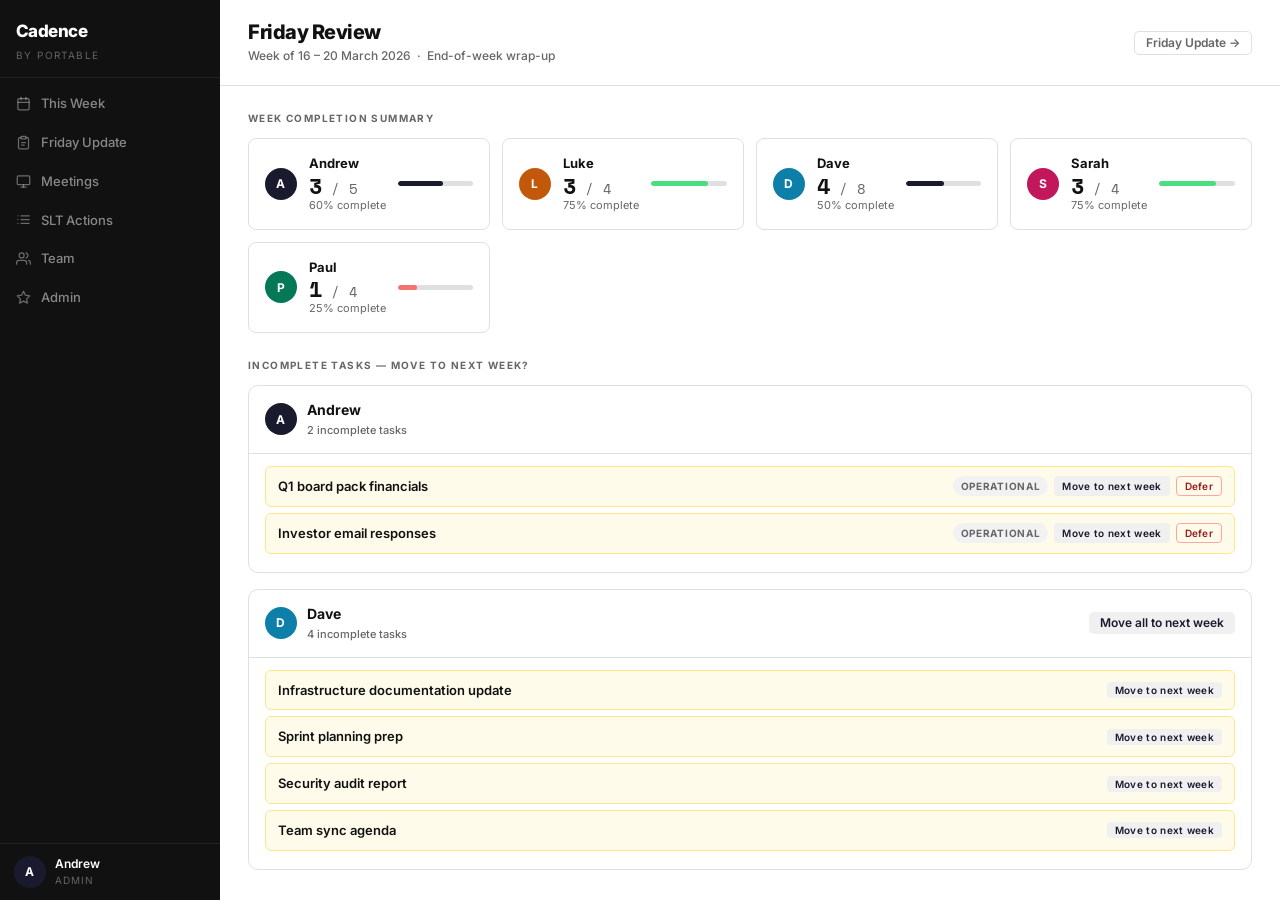
<file: friday.html>
<!DOCTYPE html>
<html lang="en">
<head>
  <meta charset="UTF-8">
  <meta name="viewport" content="width=device-width, initial-scale=1.0">
  <title>Friday Review — Cadence</title>
  <link rel="stylesheet" href="styles.css">
</head>
<body>
<div class="app">
  <main class="main-content">
    <div class="page-header">
      <div>
        <h1>Friday Review</h1>
        <div class="header-sub">Week of 16 – 20 March 2026 &nbsp;·&nbsp; End-of-week wrap-up</div>
      </div>
      <div class="flex items-center gap-8">
        <a href="checkin.html" class="btn btn-ghost btn-sm">Friday Update →</a>
      </div>
    </div>

    <div class="page-body">

      <!-- COMPLETION SUMMARY -->
      <div class="section-heading mb-12">Week completion summary</div>
      <div class="completion-grid mb-24">
        <div class="completion-card">
          <div class="avatar avatar-andrew">A</div>
          <div class="completion-info">
            <div class="c-name">Andrew</div>
            <div class="completion-fraction">3<span style="font-size:14px;font-weight:400;color:var(--mid)"> / 5</span></div>
            <div class="c-pct">60% complete</div>
          </div>
          <div style="flex:1;min-width:60px">
            <div class="progress-track"><div class="progress-fill" style="width:60%"></div></div>
          </div>
        </div>
        <div class="completion-card">
          <div class="avatar avatar-luke">L</div>
          <div class="completion-info">
            <div class="c-name">Luke</div>
            <div class="completion-fraction">3<span style="font-size:14px;font-weight:400;color:var(--mid)"> / 4</span></div>
            <div class="c-pct">75% complete</div>
          </div>
          <div style="flex:1;min-width:60px">
            <div class="progress-track"><div class="progress-fill green" style="width:75%"></div></div>
          </div>
        </div>
        <div class="completion-card">
          <div class="avatar avatar-dave">D</div>
          <div class="completion-info">
            <div class="c-name">Dave</div>
            <div class="completion-fraction">4<span style="font-size:14px;font-weight:400;color:var(--mid)"> / 8</span></div>
            <div class="c-pct">50% complete</div>
          </div>
          <div style="flex:1;min-width:60px">
            <div class="progress-track"><div class="progress-fill" style="width:50%"></div></div>
          </div>
        </div>
        <div class="completion-card">
          <div class="avatar avatar-sarah">S</div>
          <div class="completion-info">
            <div class="c-name">Sarah</div>
            <div class="completion-fraction">3<span style="font-size:14px;font-weight:400;color:var(--mid)"> / 4</span></div>
            <div class="c-pct">75% complete</div>
          </div>
          <div style="flex:1;min-width:60px">
            <div class="progress-track"><div class="progress-fill green" style="width:75%"></div></div>
          </div>
        </div>
        <div class="completion-card">
          <div class="avatar avatar-paul">P</div>
          <div class="completion-info">
            <div class="c-name">Paul</div>
            <div class="completion-fraction">1<span style="font-size:14px;font-weight:400;color:var(--mid)"> / 4</span></div>
            <div class="c-pct">25% complete</div>
          </div>
          <div style="flex:1;min-width:60px">
            <div class="progress-track"><div class="progress-fill" style="width:25%;background:#f87171"></div></div>
          </div>
        </div>
      </div>

      <!-- INCOMPLETE TASKS -->
      <div class="section-heading mb-12">Incomplete tasks — move to next week?</div>

      <!-- Andrew -->
      <div class="person-section" style="margin-bottom:16px">
        <div class="person-header">
          <div class="person-identity">
            <div class="avatar avatar-andrew">A</div>
            <div>
              <div class="person-name">Andrew</div>
              <div class="person-count">2 incomplete tasks</div>
            </div>
          </div>
        </div>
        <div style="padding:12px 16px">
          <div class="incomplete-task" id="itask-a1">
            <div class="t-name">Q1 board pack financials</div>
            <div class="flex gap-6">
              <span class="tag tag-default">Operational</span>
              <button class="btn btn-xs btn-secondary" onclick="moveToNextWeek(this,'itask-a1')">Move to next week</button>
              <button class="btn btn-xs btn-ghost" style="color:#991B1B;border-color:#FCA5A5" onclick="markDeferred(this,'itask-a1')">Defer</button>
            </div>
          </div>
          <div class="incomplete-task" style="margin-top:6px" id="itask-a2">
            <div class="t-name">Investor email responses</div>
            <div class="flex gap-6">
              <span class="tag tag-default">Operational</span>
              <button class="btn btn-xs btn-secondary" onclick="moveToNextWeek(this,'itask-a2')">Move to next week</button>
              <button class="btn btn-xs btn-ghost" style="color:#991B1B;border-color:#FCA5A5" onclick="markDeferred(this,'itask-a2')">Defer</button>
            </div>
          </div>
        </div>
      </div>

      <!-- Dave -->
      <div class="person-section">
        <div class="person-header">
          <div class="person-identity">
            <div class="avatar avatar-dave">D</div>
            <div>
              <div class="person-name">Dave</div>
              <div class="person-count">4 incomplete tasks</div>
            </div>
          </div>
          <button class="btn btn-sm btn-secondary" onclick="moveAllToNextWeek(this)">Move all to next week</button>
        </div>
        <div style="padding:12px 16px">
          <div class="incomplete-task" id="itask-d1">
            <div class="t-name">Infrastructure documentation update</div>
            <div class="flex gap-6">
              <button class="btn btn-xs btn-secondary" onclick="moveToNextWeek(this,'itask-d1')">Move to next week</button>
            </div>
          </div>
          <div class="incomplete-task" style="margin-top:6px" id="itask-d2">
            <div class="t-name">Sprint planning prep</div>
            <div class="flex gap-6">
              <button class="btn btn-xs btn-secondary" onclick="moveToNextWeek(this,'itask-d2')">Move to next week</button>
            </div>
          </div>
          <div class="incomplete-task" style="margin-top:6px" id="itask-d3">
            <div class="t-name">Security audit report</div>
            <div class="flex gap-6">
              <button class="btn btn-xs btn-secondary" onclick="moveToNextWeek(this,'itask-d3')">Move to next week</button>
            </div>
          </div>
          <div class="incomplete-task" style="margin-top:6px" id="itask-d4">
            <div class="t-name">Team sync agenda</div>
            <div class="flex gap-6">
              <button class="btn btn-xs btn-secondary" onclick="moveToNextWeek(this,'itask-d4')">Move to next week</button>
            </div>
          </div>
        </div>
      </div>

    </div>
  </main>
</div>

<!-- Undo toast -->
<div class="undo-toast" id="undo-toast">
  <span id="undo-msg">Task moved to next week</span>
  <button class="undo-btn" onclick="undoLastAction()">Undo</button>
</div>

<script src="nav.js"></script>
<script>

let currentUndoFn  = null;
let undoToastTimer = null;

// ── UNDO INFRASTRUCTURE ───────────────────────────────────────
function showUndoToast(msg, undoFn) {
  clearTimeout(undoToastTimer);
  document.getElementById('undo-msg').textContent = msg;
  const toast = document.getElementById('undo-toast');
  toast.classList.add('visible');
  currentUndoFn  = undoFn;
  undoToastTimer = setTimeout(() => {
    toast.classList.remove('visible');
    currentUndoFn = null;
  }, 4000);
}

function undoLastAction() {
  if (currentUndoFn) {
    currentUndoFn();
    currentUndoFn = null;
  }
  clearTimeout(undoToastTimer);
  document.getElementById('undo-toast').classList.remove('visible');
}

// ── ROW ACTIONS ───────────────────────────────────────────────
function applyMoved(row) {
  row.style.opacity         = '0.45';
  row.style.pointerEvents   = 'none';
  const nameEl = row.querySelector('.t-name');
  nameEl.style.textDecoration = 'line-through';
  if (!nameEl.nextElementSibling?.classList?.contains('moved-tag')) {
    nameEl.insertAdjacentHTML('afterend', '<span class="tag tag-purple moved-tag" style="margin-left:6px;font-size:9px">→ Next week</span>');
  }
}

function restoreRow(row) {
  row.style.opacity         = '';
  row.style.pointerEvents   = '';
  const nameEl = row.querySelector('.t-name');
  nameEl.style.textDecoration = '';
  row.querySelector('.moved-tag')?.remove();
  row.querySelector('.deferred-tag')?.remove();
}

function moveToNextWeek(btn, rowId) {
  const row  = document.getElementById(rowId);
  const name = row.querySelector('.t-name').textContent;
  applyMoved(row);
  showUndoToast(`"${name.slice(0,40)}" moved to next week`, () => restoreRow(row));
}

function markDeferred(btn, rowId) {
  const row  = document.getElementById(rowId);
  const name = row.querySelector('.t-name').textContent;
  row.style.opacity       = '0.45';
  row.style.pointerEvents = 'none';
  const nameEl = row.querySelector('.t-name');
  nameEl.style.textDecoration = 'line-through';
  if (!nameEl.nextElementSibling?.classList?.contains('deferred-tag')) {
    nameEl.insertAdjacentHTML('afterend', '<span class="tag tag-default deferred-tag" style="margin-left:6px;font-size:9px">Deferred</span>');
  }
  showUndoToast(`"${name.slice(0,40)}" deferred`, () => restoreRow(row));
}

function moveAllToNextWeek(btn) {
  const section = btn.closest('.person-section');
  const rows    = [...section.querySelectorAll('.incomplete-task')];
  const prevStates = rows.map(r => ({
    row: r,
    opacity: r.style.opacity,
    pointer: r.style.pointerEvents,
    nameDeco: r.querySelector('.t-name').style.textDecoration,
  }));
  rows.forEach(row => {
    if (row.style.opacity !== '0.45') applyMoved(row);
  });
  btn.textContent = '✓ All moved';
  btn.disabled    = true;
  showUndoToast(`All Dave's tasks moved to next week`, () => {
    prevStates.forEach(({ row, opacity, pointer, nameDeco }) => {
      row.style.opacity       = opacity;
      row.style.pointerEvents = pointer;
      row.querySelector('.t-name').style.textDecoration = nameDeco;
      row.querySelector('.moved-tag')?.remove();
    });
    btn.textContent = 'Move all to next week';
    btn.disabled    = false;
  });
}

</script>
</body>
</html>
</file>
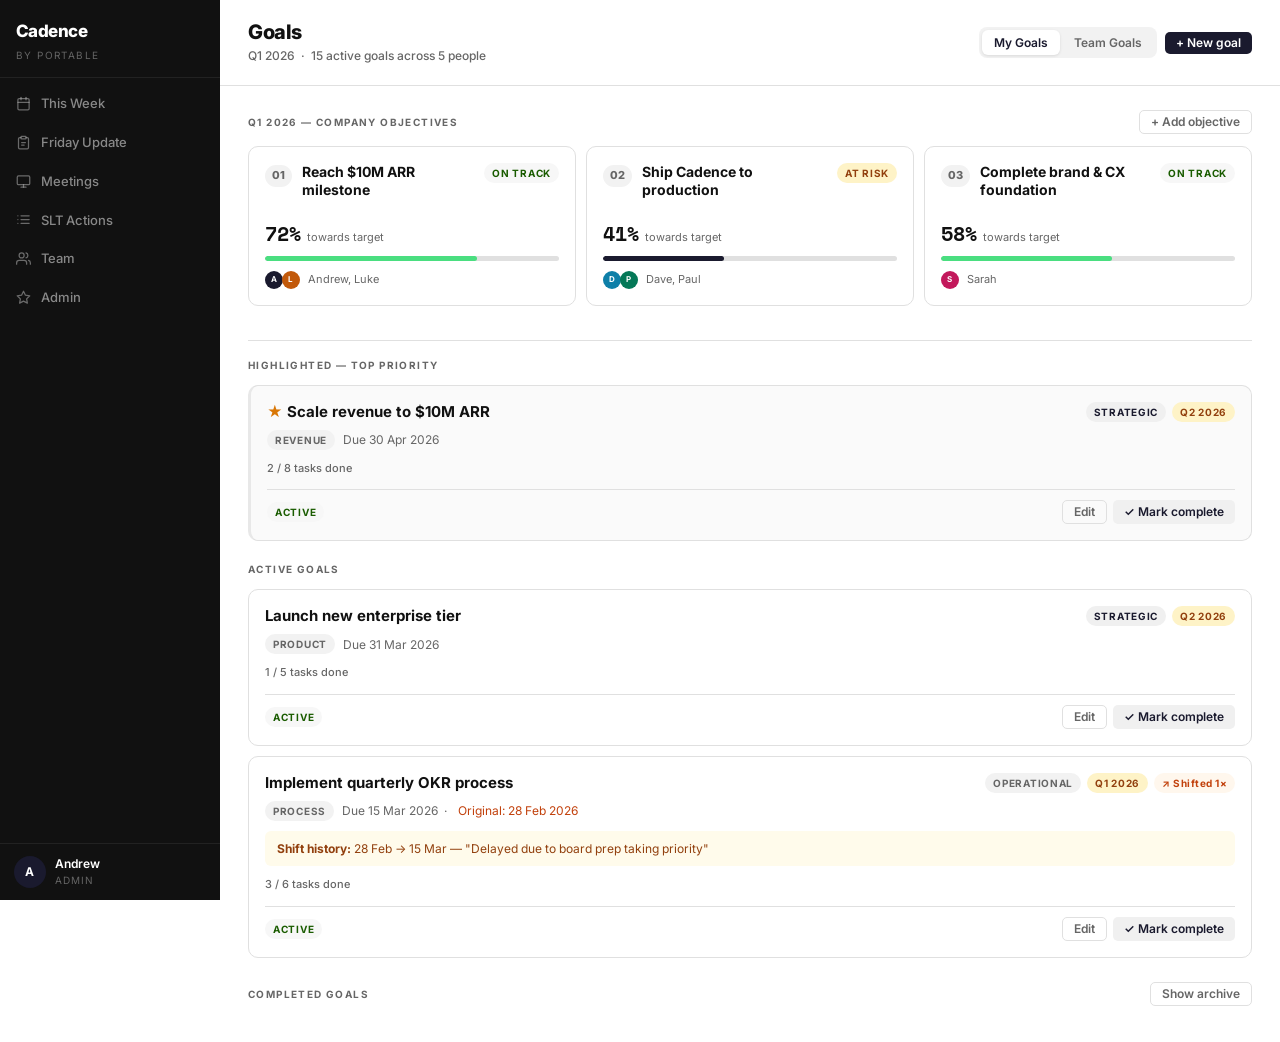
<file: goals.html>
<!DOCTYPE html>
<html lang="en">
<head>
  <meta charset="UTF-8">
  <meta name="viewport" content="width=device-width, initial-scale=1.0">
  <title>Goals — Cadence</title>
  <link rel="stylesheet" href="styles.css">
</head>
<body>
<div class="app">
  <main class="main-content">
    <div class="page-header">
      <div>
        <h1>Goals</h1>
        <div class="header-sub">Q1 2026 &nbsp;·&nbsp; 15 active goals across 5 people</div>
      </div>
      <div class="flex items-center gap-8">
        <div class="view-toggle">
          <button class="vt-btn active" id="vt-mine" onclick="switchView('mine')">My Goals</button>
          <button class="vt-btn" id="vt-team" onclick="switchView('team')">Team Goals</button>
        </div>
        <button class="btn btn-primary btn-sm" onclick="openModal('goal-modal')">+ New goal</button>
      </div>
    </div>

    <div class="page-body">

      <!-- QUARTERLY OBJECTIVES (admin-set, always visible) -->
      <div class="qobj-section mb-24">
        <div class="flex items-center justify-between mb-12">
          <div class="section-heading" style="margin-bottom:0">Q1 2026 — Company objectives</div>
          <button class="btn btn-ghost btn-sm" onclick="openModal('qobj-modal')">+ Add objective</button>
        </div>
        <div class="qobj-grid">

          <div class="qobj-card">
            <div class="qobj-header">
              <div class="qobj-num">01</div>
              <div class="qobj-title">Reach $10M ARR milestone</div>
              <span class="tag tag-lime" style="margin-left:auto; flex-shrink:0">On track</span>
            </div>
            <div class="qobj-progress-row">
              <span class="qobj-pct">72%</span>
              <span class="qobj-sub">towards target</span>
            </div>
            <div class="progress-track"><div class="progress-fill green" style="width:72%"></div></div>
            <div class="qobj-owners">
              <div class="avatar avatar-andrew" style="width:18px;height:18px;font-size:8px">A</div>
              <div class="avatar avatar-luke" style="width:18px;height:18px;font-size:8px;margin-left:-5px">L</div>
              <span class="qobj-owner-label">Andrew, Luke</span>
            </div>
          </div>

          <div class="qobj-card">
            <div class="qobj-header">
              <div class="qobj-num">02</div>
              <div class="qobj-title">Ship Cadence to production</div>
              <span class="tag tag-amber" style="margin-left:auto; flex-shrink:0">At risk</span>
            </div>
            <div class="qobj-progress-row">
              <span class="qobj-pct">41%</span>
              <span class="qobj-sub">towards target</span>
            </div>
            <div class="progress-track"><div class="progress-fill" style="width:41%"></div></div>
            <div class="qobj-owners">
              <div class="avatar avatar-dave" style="width:18px;height:18px;font-size:8px">D</div>
              <div class="avatar avatar-paul" style="width:18px;height:18px;font-size:8px;margin-left:-5px">P</div>
              <span class="qobj-owner-label">Dave, Paul</span>
            </div>
          </div>

          <div class="qobj-card">
            <div class="qobj-header">
              <div class="qobj-num">03</div>
              <div class="qobj-title">Complete brand & CX foundation</div>
              <span class="tag tag-lime" style="margin-left:auto; flex-shrink:0">On track</span>
            </div>
            <div class="qobj-progress-row">
              <span class="qobj-pct">58%</span>
              <span class="qobj-sub">towards target</span>
            </div>
            <div class="progress-track"><div class="progress-fill green" style="width:58%"></div></div>
            <div class="qobj-owners">
              <div class="avatar avatar-sarah" style="width:18px;height:18px;font-size:8px">S</div>
              <span class="qobj-owner-label">Sarah</span>
            </div>
          </div>

        </div>
      </div>

      <div class="divider mb-20"></div>

      <!-- MY GOALS VIEW -->
      <div id="view-mine">
        <div class="section-heading mb-12">Highlighted — top priority</div>

        <div class="goal-card highlighted">
          <div class="goal-card-header">
            <div class="goal-title">Scale revenue to $10M ARR</div>
            <div class="flex gap-6">
              <span class="tag tag-purple">Strategic</span>
              <span class="tag tag-amber">Q2 2026</span>
            </div>
          </div>
          <div class="goal-meta">
            <span class="tag tag-default">Revenue</span>
            <span style="font-size:12px; color:var(--mid)">Due 30 Apr 2026</span>
          </div>
          <div class="goal-progress-row">
            <span>2 / 8 tasks done</span>
            <button class="goal-add-task-link" onclick="toggleGoalTaskAdd('gtasks-revenue')">+ Add task</button>
          </div>
          <div class="goal-task-add hidden" id="gtasks-revenue">
            <div class="flex gap-8 mt-6">
              <input type="text" class="form-input form-input-sm" style="flex:1" placeholder="Task name…">
              <select class="form-input form-select form-input-sm" style="width:110px">
                <option>Andrew</option><option>Luke</option><option>Dave</option><option>Sarah</option><option>Paul</option>
              </select>
              <button class="btn btn-primary btn-xs" onclick="submitGoalTask(this)">Add</button>
              <button class="btn btn-ghost btn-xs" onclick="toggleGoalTaskAdd('gtasks-revenue')">✕</button>
            </div>
          </div>
          <div class="goal-footer">
            <span class="tag tag-lime">Active</span>
            <div class="flex gap-6">
              <button class="btn btn-ghost btn-sm">Edit</button>
              <button class="btn btn-secondary btn-sm">✓ Mark complete</button>
            </div>
          </div>
        </div>

        <div class="section-heading mt-20 mb-12">Active goals</div>

        <div class="goal-card">
          <div class="goal-card-header">
            <div class="goal-title">Launch new enterprise tier</div>
            <div class="flex gap-6">
              <span class="tag tag-purple">Strategic</span>
              <span class="tag tag-amber">Q2 2026</span>
            </div>
          </div>
          <div class="goal-meta">
            <span class="tag tag-default">Product</span>
            <span style="font-size:12px; color:var(--mid)">Due 31 Mar 2026</span>
          </div>
          <div class="goal-progress-row">
            <span>1 / 5 tasks done</span>
            <button class="goal-add-task-link" onclick="toggleGoalTaskAdd('gtasks-enterprise')">+ Add task</button>
          </div>
          <div class="goal-task-add hidden" id="gtasks-enterprise">
            <div class="flex gap-8 mt-6">
              <input type="text" class="form-input form-input-sm" style="flex:1" placeholder="Task name…">
              <select class="form-input form-select form-input-sm" style="width:110px">
                <option>Andrew</option><option>Luke</option><option>Dave</option><option>Sarah</option><option>Paul</option>
              </select>
              <button class="btn btn-primary btn-xs" onclick="submitGoalTask(this)">Add</button>
              <button class="btn btn-ghost btn-xs" onclick="toggleGoalTaskAdd('gtasks-enterprise')">✕</button>
            </div>
          </div>
          <div class="goal-footer">
            <span class="tag tag-lime">Active</span>
            <div class="flex gap-6">
              <button class="btn btn-ghost btn-sm">Edit</button>
              <button class="btn btn-secondary btn-sm">✓ Mark complete</button>
            </div>
          </div>
        </div>

        <div class="goal-card">
          <div class="goal-card-header">
            <div class="goal-title">Implement quarterly OKR process</div>
            <div class="flex gap-6">
              <span class="tag tag-default">Operational</span>
              <span class="tag tag-amber">Q1 2026</span>
              <span class="shift-badge">↗ Shifted 1×</span>
            </div>
          </div>
          <div class="goal-meta">
            <span class="tag tag-default">Process</span>
            <span style="font-size:12px; color:var(--mid)">Due 15 Mar 2026 &nbsp;·&nbsp;</span>
            <span style="font-size:12px; color:#C2410C">Original: 28 Feb 2026</span>
          </div>
          <div style="margin:8px 0 10px; padding:8px 12px; background:#FFFBEB; border-radius:6px; font-size:12px; color:#92400E">
            <strong>Shift history:</strong> 28 Feb → 15 Mar — "Delayed due to board prep taking priority"
          </div>
          <div class="goal-progress-row">
            <span>3 / 6 tasks done</span>
            <button class="goal-add-task-link" onclick="toggleGoalTaskAdd('gtasks-okr')">+ Add task</button>
          </div>
          <div class="goal-task-add hidden" id="gtasks-okr">
            <div class="flex gap-8 mt-6">
              <input type="text" class="form-input form-input-sm" style="flex:1" placeholder="Task name…">
              <select class="form-input form-select form-input-sm" style="width:110px">
                <option>Andrew</option><option>Luke</option><option>Dave</option><option>Sarah</option><option>Paul</option>
              </select>
              <button class="btn btn-primary btn-xs" onclick="submitGoalTask(this)">Add</button>
              <button class="btn btn-ghost btn-xs" onclick="toggleGoalTaskAdd('gtasks-okr')">✕</button>
            </div>
          </div>
          <div class="goal-footer">
            <span class="tag tag-lime">Active</span>
            <div class="flex gap-6">
              <button class="btn btn-ghost btn-sm">Edit</button>
              <button class="btn btn-secondary btn-sm">✓ Mark complete</button>
            </div>
          </div>
        </div>

        <!-- ARCHIVE -->
        <div class="section-heading mt-24 mb-12" style="display:flex; align-items:center; justify-content:space-between">
          <span>Completed goals</span>
          <button class="btn btn-ghost btn-sm" id="archive-toggle" onclick="toggleArchive()">Show archive</button>
        </div>
        <div id="archive-section" class="hidden">
          <div class="goal-card" style="opacity:0.7">
            <div class="goal-card-header">
              <div class="goal-title" style="text-decoration:line-through; color:var(--mid)">Hire VP of Sales</div>
              <span class="tag tag-default">Completed</span>
            </div>
            <div class="goal-meta">
              <span style="font-size:12px; color:var(--mid)">Completed 14 Jan 2026 &nbsp;·&nbsp; Took 47 days</span>
            </div>
          </div>
        </div>
      </div>

      <!-- TEAM GOALS VIEW (hidden by default) -->
      <div id="view-team" class="hidden">

        <!-- Andrew -->
        <div class="section-heading mb-12">
          <div style="display:flex; align-items:center; gap:8px">
            <div class="avatar avatar-andrew avatar-sm">A</div> Andrew
          </div>
        </div>
        <div class="goal-card highlighted" style="margin-bottom:8px">
          <div class="goal-card-header">
            <div class="goal-title">Scale revenue to $10M ARR</div>
            <span class="tag tag-purple">Strategic</span>
          </div>
          <div class="goal-progress-row"><span>2 / 8 tasks</span></div>
        </div>
        <div class="goal-card" style="margin-bottom:8px">
          <div class="goal-card-header">
            <div class="goal-title">Launch new enterprise tier</div>
            <span class="tag tag-purple">Strategic</span>
          </div>
          <div class="goal-progress-row"><span>1 / 5 tasks</span></div>
        </div>

        <!-- Dave -->
        <div class="section-heading mt-20 mb-12">
          <div style="display:flex; align-items:center; gap:8px">
            <div class="avatar avatar-dave avatar-sm">D</div> Dave
          </div>
        </div>
        <div class="goal-card highlighted" style="margin-bottom:8px">
          <div class="goal-card-header">
            <div class="goal-title">Ship Cadence v1.0</div>
            <span class="tag tag-purple">Strategic</span>
          </div>
          <div class="goal-progress-row"><span>3 / 7 tasks</span></div>
        </div>
        <div class="goal-card" style="margin-bottom:8px">
          <div class="goal-card-header">
            <div class="goal-title">Migrate to new infrastructure</div>
            <div class="flex gap-6">
              <span class="tag tag-purple">Strategic</span>
              <span class="shift-badge">↗ Shifted 2×</span>
            </div>
          </div>
          <div class="goal-progress-row"><span>0 / 4 tasks</span></div>
        </div>

        <!-- Sarah -->
        <div class="section-heading mt-20 mb-12">
          <div style="display:flex; align-items:center; gap:8px">
            <div class="avatar avatar-sarah avatar-sm">S</div> Sarah
          </div>
        </div>
        <div class="goal-card highlighted" style="margin-bottom:8px">
          <div class="goal-card-header">
            <div class="goal-title">Complete customer journey mapping</div>
            <span class="tag tag-purple">Strategic</span>
          </div>
          <div class="goal-progress-row"><span>1 / 4 tasks</span></div>
        </div>
        <div class="goal-card" style="margin-bottom:8px">
          <div class="goal-card-header">
            <div class="goal-title">Launch brand refresh</div>
            <span class="tag tag-purple">Strategic</span>
          </div>
          <div class="goal-progress-row"><span>2 / 6 tasks</span></div>
        </div>

        <!-- Luke -->
        <div class="section-heading mt-20 mb-12">
          <div style="display:flex; align-items:center; gap:8px">
            <div class="avatar avatar-luke avatar-sm">L</div> Luke
          </div>
        </div>
        <div class="goal-card highlighted" style="margin-bottom:8px">
          <div class="goal-card-header">
            <div class="goal-title">Win 3 new enterprise accounts</div>
            <span class="tag tag-purple">Strategic</span>
          </div>
          <div class="goal-progress-row"><span>1 / 6 tasks</span></div>
        </div>

        <!-- Paul -->
        <div class="section-heading mt-20 mb-12">
          <div style="display:flex; align-items:center; gap:8px">
            <div class="avatar avatar-paul avatar-sm">P</div> Paul
          </div>
        </div>
        <div class="goal-card highlighted" style="margin-bottom:8px">
          <div class="goal-card-header">
            <div class="goal-title">Launch user research programme</div>
            <span class="tag tag-purple">Strategic</span>
          </div>
          <div class="goal-progress-row"><span>0 / 5 tasks</span></div>
        </div>

      </div>

    </div>
  </main>
</div>

<!-- QUARTERLY OBJECTIVE MODAL -->
<div class="modal-overlay" id="qobj-modal">
  <div class="modal" style="max-width:480px">
    <div class="modal-header">
      <div><h2>Add company objective</h2><div class="modal-sub">Set a top-level Q1 2026 objective for the team.</div></div>
      <button class="modal-close" onclick="closeModal('qobj-modal')">×</button>
    </div>
    <div class="modal-body">
      <div class="form-group">
        <label class="form-label">Objective title</label>
        <input type="text" class="form-input" placeholder="e.g. Reach $10M ARR">
      </div>
      <div class="flex gap-12">
        <div class="form-group flex-1">
          <label class="form-label">Quarter</label>
          <select class="form-input form-select">
            <option selected>Q1-2026</option><option>Q2-2026</option><option>Q3-2026</option><option>Q4-2026</option>
          </select>
        </div>
        <div class="form-group flex-1">
          <label class="form-label">Status</label>
          <select class="form-input form-select">
            <option>On track</option><option>At risk</option><option>Off track</option>
          </select>
        </div>
      </div>
      <div class="form-group">
        <label class="form-label">Scope</label>
        <div class="flex gap-6">
          <label class="scope-opt active" id="qobj-scope-team-lbl">
            <input type="radio" name="qobj-scope" value="team" checked onchange="setQobjScope('team')">
            Team / Group
          </label>
          <label class="scope-opt" id="qobj-scope-personal-lbl">
            <input type="radio" name="qobj-scope" value="personal" onchange="setQobjScope('personal')">
            Personal
          </label>
        </div>
      </div>
      <div class="form-group" id="qobj-group-row">
        <label class="form-label">Group</label>
        <select class="form-input form-select">
          <option>Fixation</option><option>Paradise</option><option>GEM</option>
          <option>Atomica</option><option>Midynte City</option>
          <option>Business Support</option><option>SLT</option>
        </select>
      </div>
      <div class="form-group">
        <label class="form-label">Owner(s)</label>
        <div class="flex gap-8" style="flex-wrap:wrap">
          <label style="display:flex;align-items:center;gap:6px;font-size:13px;cursor:pointer"><input type="checkbox" style="accent-color:var(--purple)"> Andrew</label>
          <label style="display:flex;align-items:center;gap:6px;font-size:13px;cursor:pointer"><input type="checkbox" style="accent-color:var(--purple)"> Luke</label>
          <label style="display:flex;align-items:center;gap:6px;font-size:13px;cursor:pointer"><input type="checkbox" style="accent-color:var(--purple)"> Dave</label>
          <label style="display:flex;align-items:center;gap:6px;font-size:13px;cursor:pointer"><input type="checkbox" style="accent-color:var(--purple)"> Sarah</label>
          <label style="display:flex;align-items:center;gap:6px;font-size:13px;cursor:pointer"><input type="checkbox" style="accent-color:var(--purple)"> Paul</label>
        </div>
      </div>
    </div>
    <div class="modal-footer">
      <button class="btn btn-ghost btn-sm" onclick="closeModal('qobj-modal')">Cancel</button>
      <button class="btn btn-primary btn-sm" onclick="closeModal('qobj-modal')">Create objective</button>
    </div>
  </div>
</div>

<!-- NEW GOAL MODAL -->
<div class="modal-overlay" id="goal-modal">
  <div class="modal">
    <div class="modal-header">
      <div><h2>New goal</h2></div>
      <button class="modal-close" onclick="closeModal('goal-modal')">×</button>
    </div>
    <div class="modal-body">
      <div class="form-group">
        <label class="form-label">Goal title</label>
        <input type="text" class="form-input" placeholder="What are you aiming to achieve?">
      </div>
      <div class="form-group">
        <label class="form-label">Description (optional)</label>
        <textarea class="form-input" placeholder="Add context or success criteria…"></textarea>
      </div>
      <div class="flex gap-12">
        <div class="form-group flex-1">
          <label class="form-label">Type</label>
          <select class="form-input form-select">
            <option>Strategic</option><option>Operational</option>
          </select>
        </div>
        <div class="form-group flex-1">
          <label class="form-label">Category</label>
          <input type="text" class="form-input" placeholder="e.g. Revenue, Product…" list="category-suggestions">
          <datalist id="category-suggestions">
            <option>Revenue</option><option>Product</option><option>Design</option><option>Process</option><option>People</option>
          </datalist>
        </div>
      </div>
      <!-- Scope + Group -->
      <div class="flex gap-12">
        <div class="form-group flex-1">
          <label class="form-label">Scope</label>
          <div class="flex gap-6">
            <label class="scope-opt active" id="goal-scope-team-lbl">
              <input type="radio" name="goal-scope" value="team" checked onchange="setGoalScope('team')">
              Team / Group
            </label>
            <label class="scope-opt" id="goal-scope-personal-lbl">
              <input type="radio" name="goal-scope" value="personal" onchange="setGoalScope('personal')">
              Personal
            </label>
          </div>
        </div>
        <div class="form-group flex-1" id="goal-group-row">
          <label class="form-label">Group</label>
          <select class="form-input form-select">
            <option>Fixation</option><option>Paradise</option><option>GEM</option>
            <option>Atomica</option><option>Midynte City</option>
            <option>Business Support</option><option>SLT</option>
          </select>
        </div>
      </div>
      <div class="flex gap-12">
        <div class="form-group flex-1">
          <label class="form-label">Target date</label>
          <input type="date" class="form-input" value="2026-03-31">
        </div>
        <div class="form-group flex-1">
          <label class="form-label">Quarter</label>
          <select class="form-input form-select">
            <option>Q1-2026</option><option>Q2-2026</option><option>Q3-2026</option><option>Q4-2026</option>
          </select>
        </div>
      </div>
      <!-- Tasks -->
      <div class="form-group">
        <label class="form-label">Tasks <span class="text-mid" style="font-weight:400; text-transform:none; letter-spacing:0">(optional — add tasks to track progress)</span></label>
        <div id="goal-modal-tasks"></div>
        <button class="add-task-btn mt-6" onclick="addModalTask('goal-modal-tasks')">
          <svg width="11" height="11" viewBox="0 0 24 24" fill="none" stroke="currentColor" stroke-width="2.5"><line x1="12" y1="5" x2="12" y2="19"/><line x1="5" y1="12" x2="19" y2="12"/></svg>
          Add task
        </button>
      </div>
      <div class="form-group mb-4">
        <label style="display:flex; align-items:center; gap:8px; cursor:pointer; font-size:13px; font-weight:600">
          <input type="checkbox" style="width:16px; height:16px; accent-color:var(--purple)">
          Highlight as top priority (Admin only)
        </label>
      </div>
    </div>
    <div class="modal-footer">
      <button class="btn btn-ghost btn-sm" onclick="closeModal('goal-modal')">Cancel</button>
      <button class="btn btn-primary btn-sm" onclick="closeModal('goal-modal')">Create goal</button>
    </div>
  </div>
</div>

<script src="nav.js"></script>
<script>
  function switchView(v) {
    document.getElementById('view-mine').classList.toggle('hidden', v !== 'mine');
    document.getElementById('view-team').classList.toggle('hidden', v !== 'team');
    document.getElementById('vt-mine').classList.toggle('active', v === 'mine');
    document.getElementById('vt-team').classList.toggle('active', v === 'team');
  }
  function toggleArchive() {
    const el = document.getElementById('archive-section');
    const btn = document.getElementById('archive-toggle');
    const hidden = el.classList.toggle('hidden');
    btn.textContent = hidden ? 'Show archive' : 'Hide archive';
  }

  // ── SCOPE TOGGLES ──────────────────────────────────────────
  function setGoalScope(scope) {
    document.getElementById('goal-group-row').classList.toggle('hidden', scope !== 'team');
    document.getElementById('goal-scope-team-lbl').classList.toggle('active', scope === 'team');
    document.getElementById('goal-scope-personal-lbl').classList.toggle('active', scope === 'personal');
  }
  function setQobjScope(scope) {
    document.getElementById('qobj-group-row').classList.toggle('hidden', scope !== 'team');
    document.getElementById('qobj-scope-team-lbl').classList.toggle('active', scope === 'team');
    document.getElementById('qobj-scope-personal-lbl').classList.toggle('active', scope === 'personal');
  }

  // ── GOAL INLINE TASK ADD ────────────────────────────────────
  function toggleGoalTaskAdd(id) {
    document.getElementById(id).classList.toggle('hidden');
    const wrap = document.getElementById(id);
    if (!wrap.classList.contains('hidden')) {
      wrap.querySelector('input')?.focus();
    }
  }
  function submitGoalTask(btn) {
    const wrap = btn.closest('.goal-task-add');
    const input = wrap.querySelector('input[type="text"]');
    const name  = input.value.trim();
    if (!name) return;
    // In the real app this would save; for the prototype just close and show toast
    input.value = '';
    wrap.classList.add('hidden');
    // Update task count display (simple increment demo)
    const progressRow = wrap.previousElementSibling;
    const countSpan = progressRow.querySelector('span');
    if (countSpan) {
      const match = countSpan.textContent.match(/(\d+)\s*\/\s*(\d+)/);
      if (match) {
        countSpan.textContent = `${match[1]} / ${parseInt(match[2]) + 1} tasks done`;
      }
    }
  }

  // ── MODAL TASK LIST (New Goal modal) ───────────────────────
  function addModalTask(listId) {
    const list = document.getElementById(listId);
    const row = document.createElement('div');
    row.className = 'entry-row';
    row.innerHTML = `<span class="entry-bullet">•</span>
      <input type="text" class="entry-input" placeholder="Task name…">
      <button class="entry-remove" onclick="this.closest('.entry-row').remove()">×</button>`;
    list.appendChild(row);
    row.querySelector('.entry-input').focus();
  }
</script>
</body>
</html>
</file>
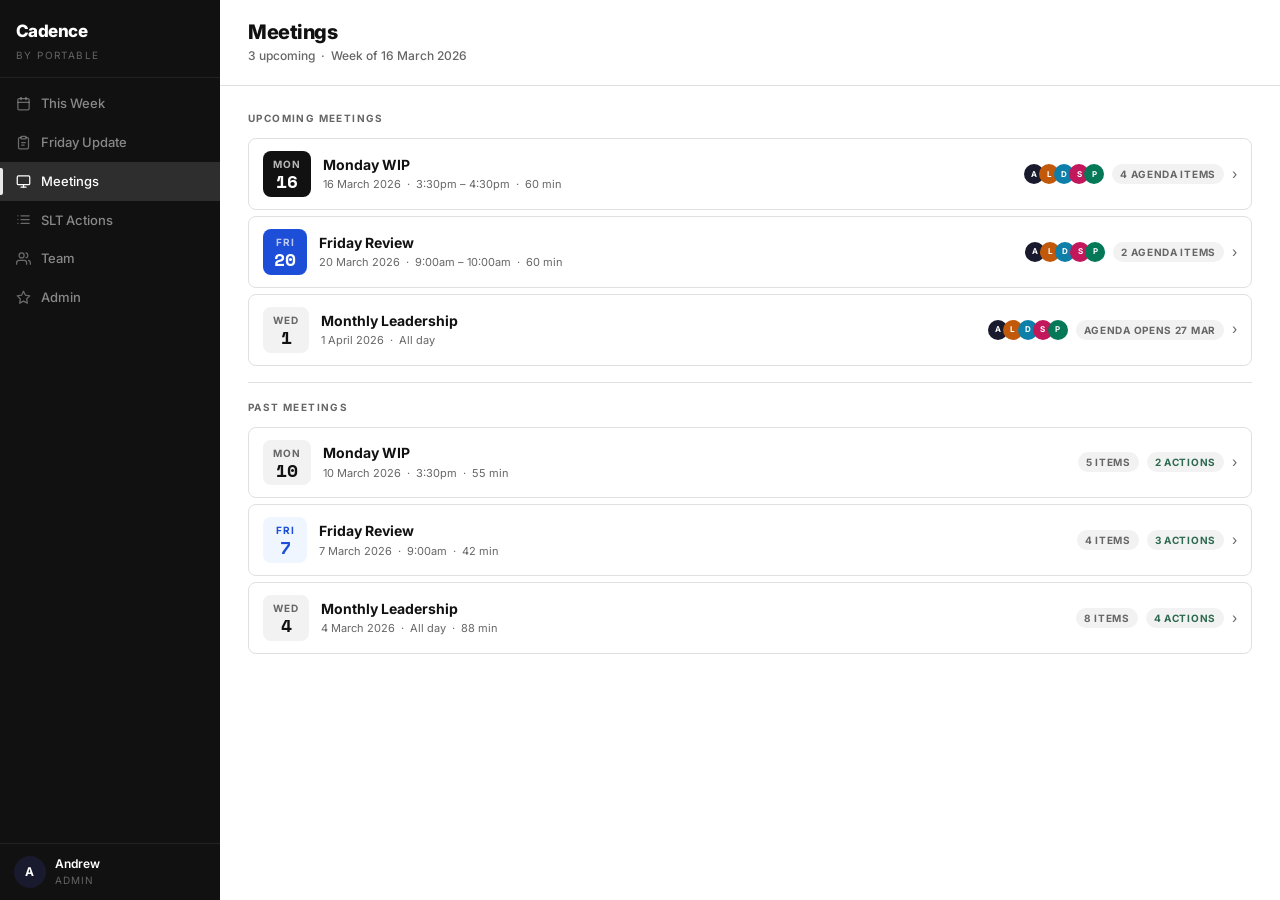
<file: meetings.html>
<!DOCTYPE html>
<html lang="en">
<head>
  <meta charset="UTF-8">
  <meta name="viewport" content="width=device-width, initial-scale=1.0">
  <title>Meetings — Cadence</title>
  <link rel="stylesheet" href="styles.css">
</head>
<body>
<div class="app">
  <main class="main-content">
    <div class="page-header">
      <div>
        <h1>Meetings</h1>
        <div class="header-sub">3 upcoming &nbsp;·&nbsp; Week of 16 March 2026</div>
      </div>
    </div>

    <div class="page-body">

      <!-- ══════════════════════════════════════════
           UPCOMING MEETINGS
           ══════════════════════════════════════════ -->
      <div class="section-heading mb-12">Upcoming meetings</div>

      <!-- Mon 16 Mar -->
      <div class="past-meeting-item">
        <div class="past-meeting-row" onclick="togglePastMeeting(this)">
          <div class="flex items-center gap-12">
            <div class="past-meeting-badge" style="background:var(--black)">
              <div class="mdb-day" style="color:#fff;opacity:0.7">Mon</div>
              <div class="mdb-num" style="color:#fff">16</div>
            </div>
            <div>
              <div style="font-weight:700;font-size:14px">Monday WIP</div>
              <div class="text-xs text-mid">16 March 2026 &nbsp;·&nbsp; 3:30pm – 4:30pm &nbsp;·&nbsp; 60 min</div>
            </div>
          </div>
          <div class="flex items-center gap-8">
            <div class="meeting-attendees" style="margin:0">
              <div class="avatar avatar-andrew" style="width:20px;height:20px;font-size:8px">A</div>
              <div class="avatar avatar-luke" style="width:20px;height:20px;font-size:8px;margin-left:-5px">L</div>
              <div class="avatar avatar-dave" style="width:20px;height:20px;font-size:8px;margin-left:-5px">D</div>
              <div class="avatar avatar-sarah" style="width:20px;height:20px;font-size:8px;margin-left:-5px">S</div>
              <div class="avatar avatar-paul" style="width:20px;height:20px;font-size:8px;margin-left:-5px">P</div>
            </div>
            <span class="tag tag-default">4 agenda items</span>
            <span class="chevron">›</span>
          </div>
        </div>
        <div class="past-meeting-body">
          <div class="past-agenda-item">
            <span class="pa-num">1</span>
            <div class="pa-content">
              <div class="pa-title">Q1 board deck — slide structure and owners</div>
              <div class="pa-source text-xs text-mid">Andrew · custom item</div>
            </div>
            <span class="tag tag-default" style="flex-shrink:0">10 min</span>
          </div>
          <div class="past-agenda-item">
            <span class="pa-num">2</span>
            <div class="pa-content">
              <div class="pa-title">AWS infrastructure cost overrun — 30% over Q1</div>
              <div class="pa-source text-xs text-mid">Dave's update · ⚡ Challenge</div>
            </div>
            <span class="tag tag-default" style="flex-shrink:0">15 min</span>
          </div>
          <div class="past-agenda-item">
            <span class="pa-num">3</span>
            <div class="pa-content">
              <div class="pa-title">TechCorp feature request — decision needed</div>
              <div class="pa-source text-xs text-mid">Luke's update · ⚡ Challenge</div>
            </div>
            <span class="tag tag-default" style="flex-shrink:0">10 min</span>
          </div>
          <div class="past-agenda-item">
            <span class="pa-num">4</span>
            <div class="pa-content">
              <div class="pa-title">Cadence prototype progress update</div>
              <div class="pa-source text-xs text-mid">Dave's update · 🏆 Win</div>
            </div>
            <span class="tag tag-default" style="flex-shrink:0">10 min</span>
          </div>
          <div style="margin-top:12px">
            <button class="btn btn-primary btn-sm" onclick="openAgenda('mon')">▶ Start meeting</button>
            <button class="btn btn-ghost btn-sm" onclick="openAgendaBuilder('mon')" style="margin-left:8px">Edit agenda</button>
          </div>
        </div>
      </div>

      <!-- Fri 20 Mar -->
      <div class="past-meeting-item">
        <div class="past-meeting-row" onclick="togglePastMeeting(this)">
          <div class="flex items-center gap-12">
            <div class="past-meeting-badge" style="background:#1D4ED8">
              <div class="mdb-day" style="color:#fff;opacity:0.7">Fri</div>
              <div class="mdb-num" style="color:#fff">20</div>
            </div>
            <div>
              <div style="font-weight:700;font-size:14px">Friday Review</div>
              <div class="text-xs text-mid">20 March 2026 &nbsp;·&nbsp; 9:00am – 10:00am &nbsp;·&nbsp; 60 min</div>
            </div>
          </div>
          <div class="flex items-center gap-8">
            <div class="meeting-attendees" style="margin:0">
              <div class="avatar avatar-andrew" style="width:20px;height:20px;font-size:8px">A</div>
              <div class="avatar avatar-luke" style="width:20px;height:20px;font-size:8px;margin-left:-5px">L</div>
              <div class="avatar avatar-dave" style="width:20px;height:20px;font-size:8px;margin-left:-5px">D</div>
              <div class="avatar avatar-sarah" style="width:20px;height:20px;font-size:8px;margin-left:-5px">S</div>
              <div class="avatar avatar-paul" style="width:20px;height:20px;font-size:8px;margin-left:-5px">P</div>
            </div>
            <span class="tag tag-default">2 agenda items</span>
            <span class="chevron">›</span>
          </div>
        </div>
        <div class="past-meeting-body">
          <div class="past-agenda-item">
            <span class="pa-num">1</span>
            <div class="pa-content">
              <div class="pa-title">Week completion review</div>
              <div class="pa-source text-xs text-mid">Standing item</div>
            </div>
            <span class="tag tag-default" style="flex-shrink:0">20 min</span>
          </div>
          <div class="past-agenda-item">
            <span class="pa-num">2</span>
            <div class="pa-content">
              <div class="pa-title">SDR hire — job description sign-off</div>
              <div class="pa-source text-xs text-mid">Luke · carried from Monday</div>
            </div>
            <span class="tag tag-default" style="flex-shrink:0">15 min</span>
          </div>
          <div style="margin-top:12px">
            <button class="btn btn-primary btn-sm" onclick="openAgenda('fri')">▶ Start meeting</button>
            <button class="btn btn-ghost btn-sm" onclick="openAgendaBuilder('fri')" style="margin-left:8px">Edit agenda</button>
          </div>
        </div>
      </div>

      <!-- Wed 1 Apr -->
      <div class="past-meeting-item">
        <div class="past-meeting-row" onclick="togglePastMeeting(this)">
          <div class="flex items-center gap-12">
            <div class="past-meeting-badge" style="background:var(--tag-bg)">
              <div class="mdb-day" style="color:var(--mid)">Wed</div>
              <div class="mdb-num" style="color:var(--black)">1</div>
            </div>
            <div>
              <div style="font-weight:700;font-size:14px">Monthly Leadership</div>
              <div class="text-xs text-mid">1 April 2026 &nbsp;·&nbsp; All day</div>
            </div>
          </div>
          <div class="flex items-center gap-8">
            <div class="meeting-attendees" style="margin:0">
              <div class="avatar avatar-andrew" style="width:20px;height:20px;font-size:8px">A</div>
              <div class="avatar avatar-luke" style="width:20px;height:20px;font-size:8px;margin-left:-5px">L</div>
              <div class="avatar avatar-dave" style="width:20px;height:20px;font-size:8px;margin-left:-5px">D</div>
              <div class="avatar avatar-sarah" style="width:20px;height:20px;font-size:8px;margin-left:-5px">S</div>
              <div class="avatar avatar-paul" style="width:20px;height:20px;font-size:8px;margin-left:-5px">P</div>
            </div>
            <span class="tag tag-default" style="color:var(--mid)">Agenda opens 27 Mar</span>
            <span class="chevron">›</span>
          </div>
        </div>
        <div class="past-meeting-body">
          <div style="padding:12px 0 4px; color:var(--mid); font-size:13px; font-style:italic">
            Agenda building opens 27 March. Items from Friday Updates and SLT Actions will be suggested automatically.
          </div>
          <div style="margin-top:12px">
            <button class="btn btn-ghost btn-sm" onclick="openAgendaBuilder('monthly')">View agenda</button>
          </div>
        </div>
      </div>

      <!-- Divider -->
      <div class="divider mt-24 mb-20"></div>

      <!-- ══════════════════════════════════════════
           PAST MEETINGS
           ══════════════════════════════════════════ -->
      <div class="section-heading mb-12">Past meetings</div>

      <!-- Mon 10 Mar -->
      <div class="past-meeting-item">
        <div class="past-meeting-row" onclick="togglePastMeeting(this)">
          <div class="flex items-center gap-12">
            <div class="past-meeting-badge"><div class="mdb-day">Mon</div><div class="mdb-num">10</div></div>
            <div>
              <div style="font-weight:700;font-size:14px">Monday WIP</div>
              <div class="text-xs text-mid">10 March 2026 &nbsp;·&nbsp; 3:30pm &nbsp;·&nbsp; 55 min</div>
            </div>
          </div>
          <div class="flex items-center gap-8">
            <span class="tag tag-default">5 items</span>
            <span class="tag tag-default" style="color:var(--green)">2 actions</span>
            <span class="chevron">›</span>
          </div>
        </div>
        <div class="past-meeting-body">
          <div class="past-agenda-item">
            <span class="pa-num">1</span>
            <div class="pa-content">
              <div class="pa-title">Q1 board deck — slide structure and owners</div>
              <div class="pa-source text-xs text-mid">Andrew · custom item</div>
              <div class="pa-notes">Andrew to prepare slides 1–8. Dave to supply technical metrics by Wednesday. Agreed on executive summary format.</div>
            </div>
            <span class="tag tag-default" style="flex-shrink:0;color:var(--green)">Discussed</span>
          </div>
          <div class="past-agenda-item">
            <span class="pa-num">2</span>
            <div class="pa-content">
              <div class="pa-title">AWS infrastructure cost overrun — 30% over Q1</div>
              <div class="pa-source text-xs text-mid">Dave's check-in · ⚡ Challenge</div>
              <div class="pa-notes">Agreed to pull detailed AWS breakdown. Andrew to approve up to $2k overage. Finance to review by EOW.</div>
              <div class="pa-action-badge">→ Action: Pull AWS cost breakdown — Andrew — due 16 Mar</div>
            </div>
            <span class="tag tag-default" style="flex-shrink:0;color:var(--green)">Discussed</span>
          </div>
          <div class="past-agenda-item">
            <span class="pa-num">3</span>
            <div class="pa-content">
              <div class="pa-title">TechCorp feature request — decision needed</div>
              <div class="pa-source text-xs text-mid">Luke's check-in · ⚡ Challenge</div>
              <div class="pa-notes">Luke to write scoping proposal. Paul to assess Q2 feasibility. Decision by end of week.</div>
              <div class="pa-action-badge">→ Action: TechCorp scoping proposal — Luke — due 20 Mar</div>
            </div>
            <span class="tag tag-default" style="flex-shrink:0;color:var(--green)">Discussed</span>
          </div>
          <div class="past-agenda-item">
            <span class="pa-num">4</span>
            <div class="pa-content">
              <div class="pa-title">SDR hire — job description sign-off</div>
              <div class="pa-source text-xs text-mid">Luke · this week's priority</div>
              <div class="pa-notes">Carried to Friday — Luke to circulate JD for comments first.</div>
            </div>
            <span class="tag tag-amber" style="flex-shrink:0">Carried</span>
          </div>
          <div class="past-agenda-item">
            <span class="pa-num">5</span>
            <div class="pa-content">
              <div class="pa-title">Cadence prototype progress update</div>
              <div class="pa-source text-xs text-mid">Dave's check-in · 🏆 Win</div>
              <div class="pa-notes">Dave demo'd latest build. Good progress. Agreed on Friday deploy target.</div>
            </div>
            <span class="tag tag-default" style="flex-shrink:0;color:var(--green)">Discussed</span>
          </div>
        </div>
      </div>

      <!-- Fri 7 Mar -->
      <div class="past-meeting-item">
        <div class="past-meeting-row" onclick="togglePastMeeting(this)">
          <div class="flex items-center gap-12">
            <div class="past-meeting-badge" style="background:#EFF6FF">
              <div class="mdb-day" style="color:#1D4ED8">Fri</div>
              <div class="mdb-num" style="color:#1D4ED8">7</div>
            </div>
            <div>
              <div style="font-weight:700;font-size:14px">Friday Review</div>
              <div class="text-xs text-mid">7 March 2026 &nbsp;·&nbsp; 9:00am &nbsp;·&nbsp; 42 min</div>
            </div>
          </div>
          <div class="flex items-center gap-8">
            <span class="tag tag-default">4 items</span>
            <span class="tag tag-default" style="color:var(--green)">3 actions</span>
            <span class="chevron">›</span>
          </div>
        </div>
        <div class="past-meeting-body">
          <div class="past-agenda-item">
            <span class="pa-num">1</span>
            <div class="pa-content">
              <div class="pa-title">Brand audit — report ready for review</div>
              <div class="pa-source text-xs text-mid">Sarah's check-in · 🏆 Win</div>
              <div class="pa-notes">Report reviewed. Sarah to present findings to full team next week. Tooling decision deferred to Monday.</div>
              <div class="pa-action-badge">→ Action: Brand findings presentation — Sarah — due 20 Mar</div>
            </div>
            <span class="tag tag-default" style="flex-shrink:0;color:var(--green)">Discussed</span>
          </div>
          <div class="past-agenda-item">
            <span class="pa-num">2</span>
            <div class="pa-content">
              <div class="pa-title">Q1 pipeline momentum — up 15% WoW</div>
              <div class="pa-source text-xs text-mid">Luke's check-in · 🏆 Win</div>
              <div class="pa-notes">Three deals moving to proposal stage. Luke to share updated forecast in board deck.</div>
              <div class="pa-action-badge">→ Action: Updated sales forecast — Luke — due 18 Mar</div>
            </div>
            <span class="tag tag-default" style="flex-shrink:0;color:var(--green)">Discussed</span>
          </div>
          <div class="past-agenda-item">
            <span class="pa-num">3</span>
            <div class="pa-content">
              <div class="pa-title">Design system tooling decision</div>
              <div class="pa-source text-xs text-mid">Sarah's check-in · ⚡ Challenge</div>
              <div class="pa-notes">Paul to review Figma vs Storybook and bring recommendation to Monday WIP.</div>
              <div class="pa-action-badge">→ Action: Design tooling recommendation — Paul — due Mon 10 Mar</div>
            </div>
            <span class="tag tag-default" style="flex-shrink:0;color:var(--green)">Discussed</span>
          </div>
          <div class="past-agenda-item">
            <span class="pa-num">4</span>
            <div class="pa-content">
              <div class="pa-title">Acme Corp deal update</div>
              <div class="pa-source text-xs text-mid">Luke's check-in · 🏆 Win</div>
              <div class="pa-notes">Discovery call complete. Luke writing proposal this week.</div>
            </div>
            <span class="tag tag-default" style="flex-shrink:0;color:var(--green)">Discussed</span>
          </div>
        </div>
      </div>

      <!-- Monthly 4 Mar -->
      <div class="past-meeting-item">
        <div class="past-meeting-row" onclick="togglePastMeeting(this)">
          <div class="flex items-center gap-12">
            <div class="past-meeting-badge"><div class="mdb-day">Wed</div><div class="mdb-num">4</div></div>
            <div>
              <div style="font-weight:700;font-size:14px">Monthly Leadership</div>
              <div class="text-xs text-mid">4 March 2026 &nbsp;·&nbsp; All day &nbsp;·&nbsp; 88 min</div>
            </div>
          </div>
          <div class="flex items-center gap-8">
            <span class="tag tag-default">8 items</span>
            <span class="tag tag-default" style="color:var(--green)">4 actions</span>
            <span class="chevron">›</span>
          </div>
        </div>
        <div class="past-meeting-body">
          <div class="past-agenda-item">
            <span class="pa-num">1</span>
            <div class="pa-content">
              <div class="pa-title">Q1 OKR mid-point review</div>
              <div class="pa-source text-xs text-mid">Andrew · standing item</div>
              <div class="pa-notes">Revenue 72% — on track. Product 41% — at risk. Brand 58% — on track. Discussion on resource reallocation.</div>
              <div class="pa-action-badge">→ Action: Product OKR resource plan — Dave + Paul — due 10 Mar</div>
            </div>
            <span class="tag tag-default" style="flex-shrink:0;color:var(--green)">Discussed</span>
          </div>
          <div class="past-agenda-item">
            <span class="pa-num">2</span>
            <div class="pa-content">
              <div class="pa-title">Q2 headcount — hiring approvals</div>
              <div class="pa-source text-xs text-mid">Andrew · strategic</div>
              <div class="pa-notes">SDR hire approved. Engineering deferred to Q3. Luke to publish JD by end of March.</div>
              <div class="pa-action-badge">→ Action: Publish SDR job description — Luke — due 31 Mar</div>
            </div>
            <span class="tag tag-default" style="flex-shrink:0;color:var(--green)">Discussed</span>
          </div>
          <div class="past-agenda-item">
            <span class="pa-num">3</span>
            <div class="pa-content">
              <div class="pa-title">Competitive landscape — new entrant assessment</div>
              <div class="pa-source text-xs text-mid">Luke · strategic</div>
              <div class="pa-notes">New competitor identified. Andrew to brief board. Luke and Sarah to prepare response brief.</div>
              <div class="pa-action-badge">→ Action: Competitive response brief — Luke + Sarah — due 17 Mar</div>
            </div>
            <span class="tag tag-default" style="flex-shrink:0;color:var(--green)">Discussed</span>
          </div>
          <div class="past-agenda-item">
            <span class="pa-num">4</span>
            <div class="pa-content">
              <div class="pa-title">Infrastructure security audit — findings</div>
              <div class="pa-source text-xs text-mid">Dave · standing item</div>
              <div class="pa-notes">2 medium findings. Dave to prepare remediation plan.</div>
              <div class="pa-action-badge">→ Action: Security remediation plan — Dave — due 21 Mar</div>
            </div>
            <span class="tag tag-default" style="flex-shrink:0;color:var(--green)">Discussed</span>
          </div>
        </div>
      </div>

    </div><!-- end page-body -->
  </main>
</div>

<!-- ══════════════════════════════════════════
     AGENDA EDITOR MODAL
     ══════════════════════════════════════════ -->
<div class="modal-overlay" id="agenda-editor-modal">
  <div class="modal" style="max-width:580px">
    <div class="modal-header">
      <div>
        <h2 id="ae-meeting-title">Edit agenda</h2>
        <div class="modal-sub" id="ae-meeting-meta"></div>
      </div>
      <div style="display:flex;align-items:center;gap:12px">
        <span style="font-size:11px;font-weight:700;color:var(--mid)" id="ae-total-time"></span>
        <button class="modal-close" onclick="closeModal('agenda-editor-modal')">×</button>
      </div>
    </div>
    <!-- Items list -->
    <div id="ae-items-list" style="border-bottom:1px solid var(--border)"></div>
    <!-- Add new item row -->
    <div style="display:flex;align-items:center;gap:8px;padding:12px 16px;border-bottom:1px solid var(--border);background:var(--bg)">
      <svg width="13" height="13" viewBox="0 0 24 24" fill="none" stroke="var(--mid)" stroke-width="2.5"><line x1="12" y1="5" x2="12" y2="19"/><line x1="5" y1="12" x2="19" y2="12"/></svg>
      <input type="text" class="form-input form-input-sm" id="ae-new-title" placeholder="New agenda item…" style="flex:1">
      <div class="ae-dur-wrap">
        <input type="number" class="ae-dur-input form-input form-input-sm" id="ae-new-dur" placeholder="10" min="1" max="180" style="width:58px;text-align:center">
        <span class="ae-dur-label">min</span>
      </div>
      <button class="btn btn-primary btn-sm" onclick="aeAddItem()">Add</button>
    </div>
    <div class="modal-footer" style="justify-content:space-between">
      <span style="font-size:11px;color:var(--mid)">Drag rows to reorder</span>
      <button class="btn btn-primary btn-sm" onclick="closeModal('agenda-editor-modal')">Done</button>
    </div>
  </div>
</div>

<!-- ══════════════════════════════════════════
     MEETING MODE OVERLAY
     ══════════════════════════════════════════ -->
<div class="meeting-overlay" id="meeting-overlay">
  <div class="mo-header">
    <div class="mo-title-group">
      <div class="mo-meeting-title" id="mo-meeting-title">Monday WIP</div>
      <div class="mo-meeting-meta" id="mo-meeting-meta">16 March 2026 · 3:30pm – 4:30pm</div>
    </div>
    <div class="mo-timer" id="mo-timer">0:00</div>
    <div class="mo-attendees-wrap" id="mo-attendees" style="margin-left:4px"></div>
    <button class="btn btn-sm" style="background:rgba(255,255,255,0.12);color:#fff;border:1px solid rgba(255,255,255,0.2);margin-left:8px" onclick="endMeeting()">
      End meeting ×
    </button>
  </div>
  <div class="mo-progress-bar"><div class="mo-progress-fill" id="mo-progress" style="width:0%"></div></div>
  <div class="mo-body">
    <div class="mo-section-label" id="mo-items-label">Agenda items</div>
    <div id="mo-agenda-list"></div>
  </div>
</div>

<script src="nav.js"></script>
<script>
  function togglePastMeeting(row) {
    const body = row.nextElementSibling;
    const chevron = row.querySelector('.chevron');
    if (!body) return;
    const isOpen = body.classList.toggle('open');
    if (chevron) chevron.classList.toggle('open', isOpen);
  }

  // ── MEETING DATA ─────────────────────────────────────────────
  const MEETINGS_DATA = {
    mon: {
      title: 'Monday WIP',
      meta: '16 March 2026 · 3:30pm – 4:30pm · 60 min',
      attendees: ['andrew','luke','dave','sarah','paul'],
      items: [
        { id: 'm1', title: 'Q1 board deck — slide structure and owners',        source: 'Andrew · custom item',              dur: 10 },
        { id: 'm2', title: 'AWS infrastructure cost overrun — 30% over Q1',     source: "Dave's update · ⚡ Challenge",        dur: 15 },
        { id: 'm3', title: 'TechCorp feature request — decision needed',         source: "Luke's update · ⚡ Challenge",        dur: 10 },
        { id: 'm4', title: 'Cadence prototype progress update',                  source: "Dave's update · 🏆 Win",             dur: 10 },
      ]
    },
    fri: {
      title: 'Friday Review',
      meta: '20 March 2026 · 9:00am – 10:00am · 60 min',
      attendees: ['andrew','luke','dave','sarah','paul'],
      items: [
        { id: 'f1', title: 'Week completion review',              source: 'Standing item',               dur: 20 },
        { id: 'f2', title: 'SDR hire — job description sign-off', source: 'Luke · carried from Monday',  dur: 15 },
      ]
    },
    monthly: {
      title: 'Monthly Leadership',
      meta: '1 April 2026 · All day',
      attendees: ['andrew','luke','dave','sarah','paul'],
      items: [
        { id: 'ml1', title: 'Q1 OKR review and Q2 planning',       source: 'Andrew · standing item',   dur: 30 },
        { id: 'ml2', title: 'Q2 headcount and hiring plan sign-off', source: 'Andrew · strategic',     dur: 20 },
        { id: 'ml3', title: 'Competitive landscape update',          source: 'Luke · strategic',       dur: 20 },
        { id: 'ml4', title: 'Infrastructure roadmap',                source: 'Dave · standing item',   dur: 15 },
      ]
    }
  };

  const AVATAR_BG = { andrew:'var(--purple)', luke:'#C2590A', dave:'#0E7FA8', sarah:'#C2185B', paul:'#047857' };
  let meetingTimer = null, meetingSeconds = 0;

  function openAgenda(id) {
    const data = MEETINGS_DATA[id];
    if (!data) { alert('Meeting data not found.'); return; }

    document.getElementById('mo-meeting-title').textContent = data.title;
    document.getElementById('mo-meeting-meta').textContent = data.meta;

    // Attendee avatars
    document.getElementById('mo-attendees').innerHTML = data.attendees.map(a =>
      `<div class="avatar" style="width:24px;height:24px;font-size:9px;background:${AVATAR_BG[a]};margin-left:-5px;border:2px solid var(--black)">${a[0].toUpperCase()}</div>`
    ).join('');

    // Render items
    document.getElementById('mo-agenda-list').innerHTML = data.items.map((item, i) => `
      <div class="mo-item" data-item-id="${item.id}">
        <div class="mo-item-row">
          <button class="mo-item-check" onclick="toggleMoItemDone(this)" title="Mark as discussed"></button>
          <div class="mo-item-num">${i + 1}</div>
          <div class="mo-item-body">
            <div class="mo-item-title">${item.title}</div>
            <div class="mo-item-source">${item.source}</div>
          </div>
          <div class="mo-item-right">
            <span class="mo-item-dur">${item.dur} min</span>
            <button class="btn btn-ghost btn-xs" onclick="toggleMoNotes(this)">Notes</button>
            <button class="btn btn-ghost btn-xs" id="action-btn-${item.id}" onclick="moCreateAction(this, '${item.title.replace(/'/g,"\\'")}', '${item.id}')">⚡ Action</button>
          </div>
        </div>
        <div class="mo-item-notes-panel">
          <textarea class="form-input form-input-sm" rows="2" placeholder="Notes for this item…" style="margin-top:10px;width:100%"></textarea>
          <div class="mo-action-badge" id="action-added-${item.id}">✓ Action added to SLT Actions</div>
        </div>
      </div>
    `).join('');

    document.getElementById('mo-items-label').textContent = `${data.items.length} agenda items`;
    document.getElementById('mo-progress').style.width = '0%';

    // Start timer
    meetingSeconds = 0;
    document.getElementById('mo-timer').textContent = '0:00';
    if (meetingTimer) clearInterval(meetingTimer);
    meetingTimer = setInterval(() => {
      meetingSeconds++;
      const m = Math.floor(meetingSeconds / 60);
      const s = meetingSeconds % 60;
      document.getElementById('mo-timer').textContent = `${m}:${s.toString().padStart(2,'0')}`;
    }, 1000);

    document.getElementById('meeting-overlay').classList.add('open');
  }

  function toggleMoItemDone(btn) {
    const item = btn.closest('.mo-item');
    item.classList.toggle('discussed');
    const total = document.querySelectorAll('.mo-item').length;
    const done  = document.querySelectorAll('.mo-item.discussed').length;
    document.getElementById('mo-progress').style.width = (done / total * 100) + '%';
    document.getElementById('mo-items-label').textContent =
      done === total ? `All ${total} items discussed — great meeting! 🎉` :
      `${done} of ${total} items discussed`;
  }

  function toggleMoNotes(btn) {
    const panel = btn.closest('.mo-item').querySelector('.mo-item-notes-panel');
    const isOpen = panel.classList.toggle('open');
    btn.textContent = isOpen ? 'Hide notes' : 'Notes';
    if (isOpen) setTimeout(() => panel.querySelector('textarea')?.focus(), 50);
  }

  function moCreateAction(btn, title, itemId) {
    const item = btn.closest('.mo-item');
    item.querySelector('.mo-item-notes-panel').classList.add('open');
    const badge = document.getElementById('action-added-' + itemId);
    if (badge) badge.classList.add('visible');
    btn.disabled = true;
    btn.textContent = '✓ Added';
    btn.style.color = 'var(--green)';
    btn.style.borderColor = '#D1FAE5';
  }

  function endMeeting() {
    if (meetingTimer) { clearInterval(meetingTimer); meetingTimer = null; }
    const done  = document.querySelectorAll('.mo-item.discussed').length;
    const total = document.querySelectorAll('.mo-item').length;
    const m = Math.floor(meetingSeconds / 60);
    const s = meetingSeconds % 60;
    document.getElementById('meeting-overlay').classList.remove('open');
    showMeetingToast(`Meeting ended · ${m}:${s.toString().padStart(2,'0')} · ${done}/${total} items discussed`);
  }

  function showMeetingToast(msg) {
    let toast = document.getElementById('meeting-toast');
    if (!toast) {
      toast = document.createElement('div');
      toast.id = 'meeting-toast';
      toast.className = 'undo-toast';
      document.body.appendChild(toast);
    }
    toast.innerHTML = `<span>${msg}</span>`;
    toast.classList.add('visible');
    clearTimeout(toast._t);
    toast._t = setTimeout(() => toast.classList.remove('visible'), 5000);
  }

  // ── AGENDA EDITOR ─────────────────────────────────────────────
  let aeCurrentMeeting = null;

  function openAgendaBuilder(id) {
    aeCurrentMeeting = id;
    const data = MEETINGS_DATA[id];
    if (!data) return;
    document.getElementById('ae-meeting-title').textContent = `Edit agenda — ${data.title}`;
    document.getElementById('ae-meeting-meta').textContent = data.meta;
    renderAeItems();
    openModal('agenda-editor-modal');
  }

  function renderAeItems() {
    const data = MEETINGS_DATA[aeCurrentMeeting];
    const list = document.getElementById('ae-items-list');
    if (!data.items.length) {
      list.innerHTML = `<div style="padding:28px;text-align:center;color:var(--mid);font-size:13px;font-style:italic">No agenda items yet — add one below.</div>`;
      return;
    }
    list.innerHTML = data.items.map((item, i) => `
      <div class="ae-item" data-ae-id="${item.id}">
        <span class="ae-drag-handle" title="Drag to reorder">⠿</span>
        <span class="ae-num">${i + 1}</span>
        <input type="text" class="ae-title-input form-input form-input-sm" value="${item.title.replace(/"/g,'&quot;')}"
               onchange="aeUpdateItem('${aeCurrentMeeting}','${item.id}','title',this.value)"
               onblur="aeUpdateItem('${aeCurrentMeeting}','${item.id}','title',this.value)">
        <div class="ae-dur-wrap">
          <input type="number" class="ae-dur-input form-input form-input-sm" value="${item.dur}" min="1" max="180"
                 onchange="aeUpdateItem('${aeCurrentMeeting}','${item.id}','dur',parseInt(this.value)||item.dur)"
                 onblur="aeUpdateItem('${aeCurrentMeeting}','${item.id}','dur',parseInt(this.value)||${item.dur})">
          <span class="ae-dur-label">min</span>
        </div>
        <button class="ae-delete-btn" onclick="aeDeleteItem('${aeCurrentMeeting}','${item.id}')" title="Remove item">×</button>
      </div>
    `).join('');
    setupAeDrag(list);
    updateAeTotalTime();
  }

  function updateAeTotalTime() {
    const data = MEETINGS_DATA[aeCurrentMeeting];
    const total = data.items.reduce((sum, x) => sum + (x.dur || 0), 0);
    const el = document.getElementById('ae-total-time');
    if (el) el.textContent = `Total: ${total} min`;
  }

  function aeUpdateItem(meetingId, itemId, field, value) {
    const item = MEETINGS_DATA[meetingId]?.items.find(x => x.id === itemId);
    if (item) { item[field] = value; updateAeTotalTime(); }
  }

  function aeDeleteItem(meetingId, itemId) {
    const data = MEETINGS_DATA[meetingId];
    if (!data) return;
    data.items = data.items.filter(x => x.id !== itemId);
    renderAeItems();
  }

  function aeAddItem() {
    const titleEl = document.getElementById('ae-new-title');
    const durEl   = document.getElementById('ae-new-dur');
    const title   = titleEl.value.trim();
    if (!title) { titleEl.focus(); titleEl.classList.add('input-shake'); setTimeout(() => titleEl.classList.remove('input-shake'), 400); return; }
    const dur = parseInt(durEl.value) || 10;
    const data = MEETINGS_DATA[aeCurrentMeeting];
    data.items.push({ id: aeCurrentMeeting + '_' + Date.now(), title, source: 'Custom item', dur });
    titleEl.value = '';
    durEl.value   = '';
    renderAeItems();
    titleEl.focus();
  }

  function setupAeDrag(list) {
    let dragSrcAe = null;
    list.querySelectorAll('.ae-item').forEach(item => {
      const handle = item.querySelector('.ae-drag-handle');
      if (!handle) return;
      handle.addEventListener('mousedown', () => item.setAttribute('draggable', 'true'));
      handle.addEventListener('mouseup',   () => item.setAttribute('draggable', 'false'));
      item.addEventListener('dragstart', () => {
        dragSrcAe = item;
        setTimeout(() => item.classList.add('ae-dragging'), 0);
      });
      item.addEventListener('dragend', () => {
        item.classList.remove('ae-dragging');
        item.setAttribute('draggable', 'false');
        list.querySelectorAll('.ae-item').forEach(i => i.classList.remove('ae-drop-above', 'ae-drop-below'));
        dragSrcAe = null;
        // Sync order back to MEETINGS_DATA
        const data = MEETINGS_DATA[aeCurrentMeeting];
        const newOrder = [...list.querySelectorAll('.ae-item')].map(el => el.dataset.aeId);
        data.items = newOrder.map(id => data.items.find(x => x.id === id)).filter(Boolean);
        renderAeItems();
      });
      item.addEventListener('dragover', e => {
        e.preventDefault();
        if (!dragSrcAe || dragSrcAe === item) return;
        list.querySelectorAll('.ae-item').forEach(i => i.classList.remove('ae-drop-above', 'ae-drop-below'));
        const mid = item.getBoundingClientRect().top + item.offsetHeight / 2;
        if (e.clientY < mid) { item.classList.add('ae-drop-above'); list.insertBefore(dragSrcAe, item); }
        else                 { item.classList.add('ae-drop-below'); list.insertBefore(dragSrcAe, item.nextSibling); }
      });
      item.addEventListener('drop', e => { e.preventDefault(); list.querySelectorAll('.ae-item').forEach(i => i.classList.remove('ae-drop-above','ae-drop-below')); });
    });
    // Allow Enter to add new item
    document.getElementById('ae-new-title')?.addEventListener('keydown', e => { if (e.key === 'Enter') { e.preventDefault(); aeAddItem(); } });
    document.getElementById('ae-new-dur')?.addEventListener('keydown', e => { if (e.key === 'Enter') { e.preventDefault(); aeAddItem(); } });
  }

  function openModal(id) { document.getElementById(id)?.classList.add('open'); }
  function closeModal(id) { document.getElementById(id)?.classList.remove('open'); }
</script>
</body>
</html>
</file>
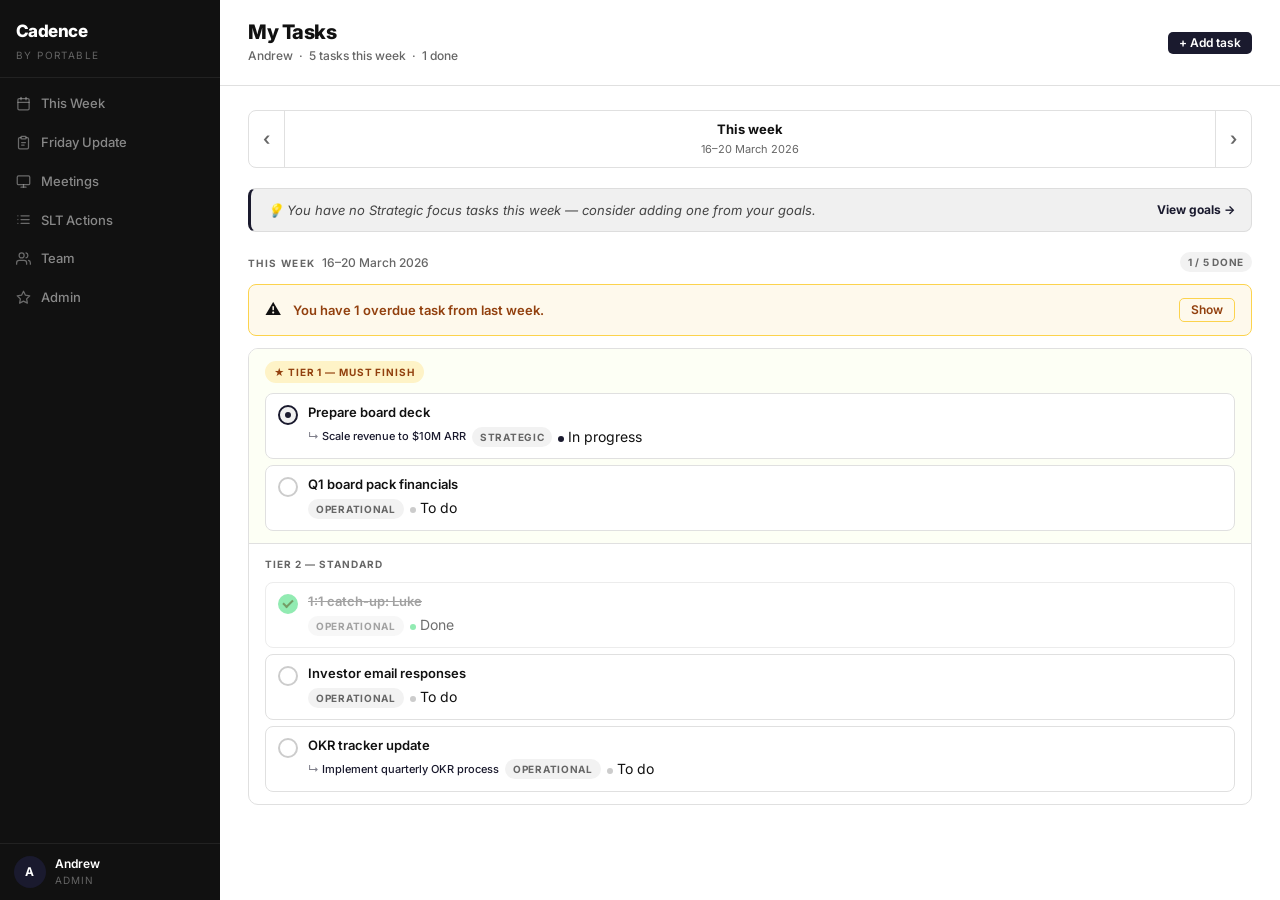
<file: tasks.html>
<!DOCTYPE html>
<html lang="en">
<head>
  <meta charset="UTF-8">
  <meta name="viewport" content="width=device-width, initial-scale=1.0">
  <title>My Tasks — Cadence</title>
  <link rel="stylesheet" href="styles.css">
</head>
<body>
<div class="app">
  <main class="main-content">
    <div class="page-header">
      <div>
        <h1>My Tasks</h1>
        <div class="header-sub" id="tasks-header-sub">Andrew &nbsp;·&nbsp; 5 tasks this week &nbsp;·&nbsp; 1 done</div>
      </div>
      <div class="flex items-center gap-8">
        <button class="btn btn-primary btn-sm" onclick="openModal('add-task-modal')">+ Add task</button>
      </div>
    </div>

    <div class="page-body">

      <!-- Week navigator -->
      <div class="week-nav" id="week-nav">
        <button class="week-nav-btn" onclick="shiftWeek(-1)">‹</button>
        <div class="week-nav-center" id="week-nav-center">
          <div id="wn-label">This week</div>
          <div class="wn-sub" id="wn-dates">16 – 20 March 2026</div>
        </div>
        <button class="week-nav-btn" onclick="shiftWeek(1)">›</button>
      </div>

      <!-- Content area — swapped by JS -->
      <div id="tasks-content"></div>

    </div>
  </main>
</div>

<!-- Add task modal -->
<div class="modal-overlay" id="add-task-modal">
  <div class="modal">
    <div class="modal-header">
      <div><h2>Add task</h2></div>
      <button class="modal-close" onclick="closeModal('add-task-modal')">×</button>
    </div>
    <div class="modal-body">
      <div class="form-group">
        <label class="form-label">Task title</label>
        <input type="text" class="form-input" placeholder="What needs to get done?">
      </div>
      <div class="flex gap-12">
        <div class="form-group flex-1">
          <label class="form-label">Week</label>
          <select class="form-input form-select">
            <option>This week (16 Mar)</option>
            <option>Next week (23 Mar)</option>
          </select>
        </div>
        <div class="form-group flex-1">
          <label class="form-label">Tier</label>
          <select class="form-input form-select">
            <option>Tier 1 — Must finish</option>
            <option selected>Tier 2 — Standard</option>
          </select>
        </div>
      </div>
      <div class="form-group mb-0">
        <label class="form-label">Linked goal (optional)</label>
        <select class="form-input form-select">
          <option value="">— none —</option>
          <option>Scale revenue to $10M ARR</option>
          <option>Launch new enterprise tier</option>
          <option>Implement quarterly OKR process</option>
        </select>
      </div>
    </div>
    <div class="modal-footer">
      <button class="btn btn-ghost btn-sm" onclick="closeModal('add-task-modal')">Cancel</button>
      <button class="btn btn-primary btn-sm" onclick="closeModal('add-task-modal')">Add task</button>
    </div>
  </div>
</div>

<script src="nav.js"></script>
<script>

// ── WEEK DATA ─────────────────────────────────────────────────
// weekOffset 0 = current week. Negative = past, positive = future.
const WEEKS = {
  '-2': {
    label: '2–6 March 2026',
    summary: '5 tasks &nbsp;·&nbsp; 4 done &nbsp;·&nbsp; 80%',
    past: true,
    tier1: [
      { title: 'Investor deck — Series A prep', status: 'done', tag: 'Strategic', goal: 'Scale revenue to $10M ARR' },
      { title: 'Q1 forecast update',            status: 'done', tag: 'Strategic' },
    ],
    tier2: [
      { title: '1:1 catch-up: Luke',         status: 'done',     tag: 'Operational' },
      { title: 'Team OKR check-in',           status: 'done',     tag: 'Operational' },
      { title: 'Accounts payable review',     status: 'todo',     tag: 'Operational', movedNote: '→ Moved to next week' },
    ]
  },
  '-1': {
    label: '9–13 March 2026',
    summary: '6 tasks &nbsp;·&nbsp; 5 done &nbsp;·&nbsp; 83%',
    past: true,
    tier1: [
      { title: 'Board deck first draft',       status: 'done', tag: 'Strategic', goal: 'Scale revenue to $10M ARR' },
      { title: 'Accounts payable review',      status: 'done', tag: 'Operational' },
    ],
    tier2: [
      { title: '1:1 catch-up: Dave',           status: 'done',  tag: 'Operational' },
      { title: 'OKR tracker update',           status: 'done',  tag: 'Operational', goal: 'Implement quarterly OKR process' },
      { title: 'Q1 board pack financials',     status: 'todo',  tag: 'Operational', movedNote: '→ Moved to next week' },
      { title: 'Investor email responses',     status: 'todo',  tag: 'Operational', movedNote: '→ Moved to next week' },
    ]
  },
  '0': {
    label: '16–20 March 2026',
    summary: '5 tasks this week &nbsp;·&nbsp; 1 done',
    past: false,
    tier1: [
      { title: 'Prepare board deck',       status: 'progress', tag: 'Strategic', goal: 'Scale revenue to $10M ARR' },
      { title: 'Q1 board pack financials', status: 'todo',     tag: 'Operational' },
    ],
    tier2: [
      { title: '1:1 catch-up: Luke',       status: 'done',     tag: 'Operational' },
      { title: 'Investor email responses', status: 'todo',     tag: 'Operational' },
      { title: 'OKR tracker update',       status: 'todo',     tag: 'Operational', goal: 'Implement quarterly OKR process' },
    ],
    overdue: { title: 'Investor deck for Series A prep', tag: 'Strategic' }
  },
  '1': {
    label: '23–27 March 2026',
    summary: '2 tasks planned',
    past: false,
    tier1: [],
    tier2: [
      { title: 'Board meeting follow-up actions', status: 'todo', tag: 'Operational' },
      { title: 'Q2 planning kickoff prep',        status: 'todo', tag: 'Strategic', goal: 'Implement quarterly OKR process' },
    ]
  },
  '2': {
    label: '30 Mar – 3 April 2026',
    summary: '1 task planned',
    past: false,
    tier1: [],
    tier2: [
      { title: 'Q2 OKR draft + team alignment', status: 'todo', tag: 'Strategic', goal: 'Implement quarterly OKR process' },
    ]
  }
};

// ── STATE ─────────────────────────────────────────────────────
let weekOffset = 0;

// ── RENDER ────────────────────────────────────────────────────
function renderWeek() {
  const w = WEEKS[String(weekOffset)];
  if (!w) {
    document.getElementById('tasks-content').innerHTML =
      `<div style="padding:32px;text-align:center;color:var(--mid);font-size:13px">No data for this week.</div>`;
    return;
  }

  // Update nav
  const isCurrentWeek = weekOffset === 0;
  const isPast        = weekOffset < 0;
  document.getElementById('wn-dates').textContent = w.label;
  document.getElementById('wn-label').innerHTML   = isCurrentWeek
    ? 'This week'
    : isPast
      ? `Week of ${w.label.split('–')[0].trim()} <span class="wn-past-badge">Past</span>`
      : `Week of ${w.label.split('–')[0].trim()}`;
  document.getElementById('tasks-header-sub').innerHTML = `Andrew &nbsp;·&nbsp; ${w.summary}`;

  let html = '';

  // Suggestion strip (only for current week)
  if (isCurrentWeek) {
    html += `<div class="suggestion-strip mb-20">
      <span>💡 You have no Strategic focus tasks this week — consider adding one from your goals.</span>
      <a href="goals.html" style="font-style:normal;font-weight:700;color:var(--purple);font-size:12px;white-space:nowrap">View goals →</a>
    </div>`;
  }

  // Week heading with count
  const doneCount = [...w.tier1, ...w.tier2].filter(t => t.status === 'done').length;
  const totalCount = w.tier1.length + w.tier2.length;
  html += `<div class="flex items-center justify-between mb-12">
    <div class="section-heading" style="margin-bottom:0">${isCurrentWeek ? 'This week' : isPast ? 'Past week' : 'Upcoming week'} &nbsp;<span style="font-weight:500;text-transform:none;letter-spacing:0;color:var(--mid);font-size:12px">${w.label}</span></div>
    ${isPast
      ? `<span class="tag tag-default" style="color:#166534">${doneCount} / ${totalCount} done</span>`
      : isCurrentWeek
        ? `<span class="tag tag-default">${doneCount} / ${totalCount} done</span>`
        : `<span class="tag tag-default">${totalCount} planned</span>`
    }
  </div>`;

  // Overdue (current week only)
  if (isCurrentWeek && w.overdue) {
    html += `<div class="alert-banner alert-overload mb-12" style="cursor:pointer" onclick="toggleSection('overdue-section')">
      <span class="alert-icon">⚠️</span>
      <span class="alert-text">You have 1 overdue task from last week.</span>
      <button class="btn btn-sm btn-ghost" style="border-color:#FCD34D;color:#92400E">Show</button>
    </div>
    <div id="overdue-section" class="hidden mb-20">
      <div class="task-card" style="border-left:3px solid #f87171;background:#FFF5F5">
        <button class="status-btn todo" onclick="cycleStatus(this)"></button>
        <div class="task-body">
          <div class="task-title">${w.overdue.title}</div>
          <div class="task-meta">
            <span class="tag tag-red">Overdue 5 days</span>
            <span class="tag tag-default">Strategic</span>
            <button class="btn btn-xs btn-ghost" style="margin-left:4px">Move to this week</button>
          </div>
        </div>
      </div>
    </div>`;
  }

  // Task card
  html += `<div class="card" style="padding:0;overflow:hidden;margin-bottom:20px">`;

  // Tier 1
  if (w.tier1.length > 0) {
    html += `<div style="padding:12px 16px;border-bottom:1px solid var(--border);background:#FDFFF5">
      <div class="tier-2-label" style="margin-bottom:10px;display:flex;align-items:center;gap:6px">
        <span class="tier-1-badge">★ Tier 1 — Must finish</span>
      </div>`;
    w.tier1.forEach((t, i) => { html += taskRow(t, i < w.tier1.length - 1, isPast); });
    html += `</div>`;
  }

  // Tier 2
  html += `<div style="padding:12px 16px">
    <div class="tier-2-label" style="margin-bottom:10px">Tier 2 — Standard</div>`;
  w.tier2.forEach((t, i) => { html += taskRow(t, i < w.tier2.length - 1, isPast); });
  html += `</div></div>`;

  document.getElementById('tasks-content').innerHTML = html;
}

function taskRow(t, addMargin, isPast) {
  const isDone     = t.status === 'done';
  const isMoved    = !!t.movedNote;
  const cardClass  = isDone ? 'task-card done-card' : 'task-card';
  const statusClass = t.status === 'progress' ? 'status-btn progress'
                    : isDone                  ? 'status-btn done'
                    :                           'status-btn todo';
  const badgeClass  = t.status === 'progress' ? 'status-badge status-progress'
                    : isDone                  ? 'status-badge status-done'
                    :                           'status-badge status-todo';
  const badgeLabel  = t.status === 'progress' ? '<span class="status-dot progress"></span> In progress'
                    : isDone                  ? '<span class="status-dot done"></span> Done'
                    :                           '<span class="status-dot todo"></span> To do';
  const dotClass    = t.status === 'progress' ? 'progress' : isDone ? 'done' : 'todo';

  let meta = '';
  if (t.goal) meta += `<span class="goal-link">${t.goal}</span>`;
  if (t.tag)  meta += `<span class="tag ${t.tag === 'Strategic' ? 'tag-default' : 'tag-default'}">${t.tag}</span>`;
  if (isMoved) meta += `<span class="tag tag-purple" style="font-size:9px">${t.movedNote}</span>`;
  else         meta += `<span class="${badgeClass}">${badgeLabel}</span>`;

  const dimStyle = (isPast && !isDone) ? 'opacity:0.6;' : '';

  return `<div class="${cardClass}" style="${addMargin ? 'margin-bottom:6px;' : ''}${dimStyle}">
    <button class="${statusClass}" onclick="${isPast ? '' : 'cycleStatus(this)'}"></button>
    <div class="task-body">
      <div class="task-title"${isDone ? ' style="text-decoration:line-through;color:var(--mid)"' : ''}>${t.title}</div>
      <div class="task-meta">${meta}</div>
    </div>
  </div>`;
}

function shiftWeek(delta) {
  const newOffset = weekOffset + delta;
  if (newOffset < -2 || newOffset > 2) return;
  weekOffset = newOffset;
  renderWeek();
}

function toggleSection(id) {
  document.getElementById(id)?.classList.toggle('hidden');
}

// Init
renderWeek();

</script>
</body>
</html>
</file>
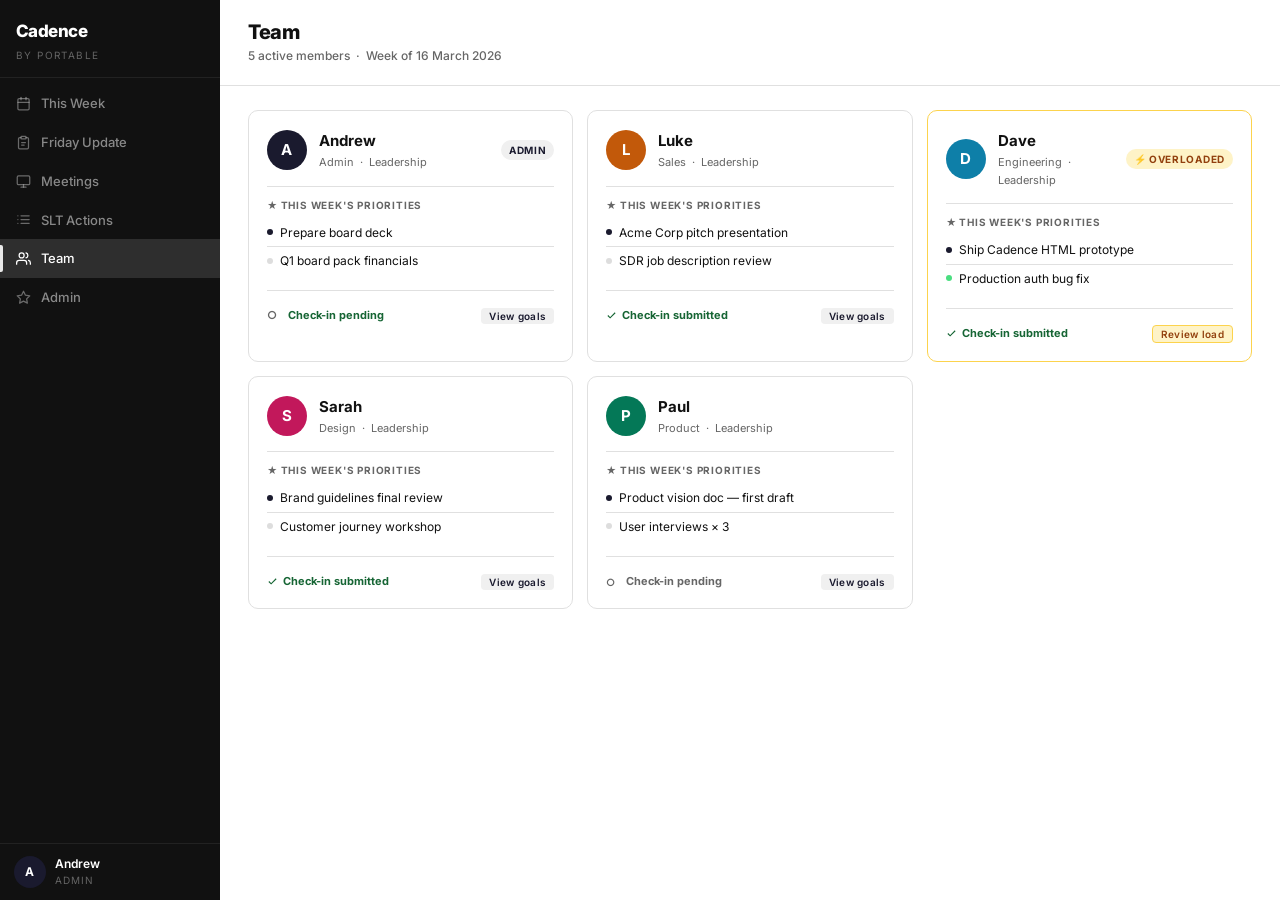
<file: team.html>
<!DOCTYPE html>
<html lang="en">
<head>
  <meta charset="UTF-8">
  <meta name="viewport" content="width=device-width, initial-scale=1.0">
  <title>Team — Cadence</title>
  <link rel="stylesheet" href="styles.css">
</head>
<body>
<div class="app">
  <main class="main-content">
    <div class="page-header">
      <div>
        <h1>Team</h1>
        <div class="header-sub">5 active members &nbsp;·&nbsp; Week of 16 March 2026</div>
      </div>
    </div>

    <div class="page-body">

      <div class="team-grid">

        <!-- Andrew -->
        <div class="team-card">
          <div class="team-card-header">
            <div class="avatar avatar-andrew avatar-lg">A</div>
            <div>
              <div class="team-member-name">Andrew</div>
              <div class="team-member-role">Admin &nbsp;·&nbsp; Leadership</div>
            </div>
            <span class="tag tag-purple" style="margin-left:auto">Admin</span>
          </div>
          <!-- Tier 1 priorities -->
          <div class="team-priorities">
            <div class="team-priorities-label">★ This week's priorities</div>
            <div class="team-priority-item">
              <span class="tp-dot progress"></span>
              <span class="tp-text">Prepare board deck</span>
            </div>
            <div class="team-priority-item">
              <span class="tp-dot todo"></span>
              <span class="tp-text">Q1 board pack financials</span>
            </div>
          </div>
          <div class="divider"></div>
          <div class="flex items-center justify-between">
            <div class="submitted-badge yes" style="font-size:11px; font-weight:700">
              <span style="color:var(--mid)">○</span>&nbsp; Check-in pending
            </div>
            <a href="goals.html" class="btn btn-secondary btn-xs">View goals</a>
          </div>
        </div>

        <!-- Luke -->
        <div class="team-card">
          <div class="team-card-header">
            <div class="avatar avatar-luke avatar-lg">L</div>
            <div>
              <div class="team-member-name">Luke</div>
              <div class="team-member-role">Sales &nbsp;·&nbsp; Leadership</div>
            </div>
          </div>
          <div class="team-priorities">
            <div class="team-priorities-label">★ This week's priorities</div>
            <div class="team-priority-item">
              <span class="tp-dot progress"></span>
              <span class="tp-text">Acme Corp pitch presentation</span>
            </div>
            <div class="team-priority-item">
              <span class="tp-dot todo"></span>
              <span class="tp-text">SDR job description review</span>
            </div>
          </div>
          <div class="divider"></div>
          <div class="flex items-center justify-between">
            <div class="submitted-badge yes">
              <svg width="11" height="11" viewBox="0 0 24 24" fill="none" stroke="currentColor" stroke-width="2.5"><polyline points="20 6 9 17 4 12"/></svg>
              Check-in submitted
            </div>
            <a href="goals.html" class="btn btn-secondary btn-xs">View goals</a>
          </div>
        </div>

        <!-- Dave -->
        <div class="team-card" style="border-color:#FCD34D">
          <div class="team-card-header">
            <div class="avatar avatar-dave avatar-lg">D</div>
            <div>
              <div class="team-member-name">Dave</div>
              <div class="team-member-role">Engineering &nbsp;·&nbsp; Leadership</div>
            </div>
            <span class="tag tag-amber" style="margin-left:auto">⚡ Overloaded</span>
          </div>
          <div class="team-priorities">
            <div class="team-priorities-label">★ This week's priorities</div>
            <div class="team-priority-item">
              <span class="tp-dot progress"></span>
              <span class="tp-text">Ship Cadence HTML prototype</span>
            </div>
            <div class="team-priority-item">
              <span class="tp-dot done"></span>
              <span class="tp-text">Production auth bug fix</span>
            </div>
          </div>
          <div class="divider"></div>
          <div class="flex items-center justify-between">
            <div class="submitted-badge yes">
              <svg width="11" height="11" viewBox="0 0 24 24" fill="none" stroke="currentColor" stroke-width="2.5"><polyline points="20 6 9 17 4 12"/></svg>
              Check-in submitted
            </div>
            <a href="wip.html" class="btn btn-xs" style="background:#FEF3C7; color:#92400E; border:1px solid #FCD34D">Review load</a>
          </div>
        </div>

        <!-- Sarah -->
        <div class="team-card">
          <div class="team-card-header">
            <div class="avatar avatar-sarah avatar-lg">S</div>
            <div>
              <div class="team-member-name">Sarah</div>
              <div class="team-member-role">Design &nbsp;·&nbsp; Leadership</div>
            </div>
          </div>
          <div class="team-priorities">
            <div class="team-priorities-label">★ This week's priorities</div>
            <div class="team-priority-item">
              <span class="tp-dot progress"></span>
              <span class="tp-text">Brand guidelines final review</span>
            </div>
            <div class="team-priority-item">
              <span class="tp-dot todo"></span>
              <span class="tp-text">Customer journey workshop</span>
            </div>
          </div>
          <div class="divider"></div>
          <div class="flex items-center justify-between">
            <div class="submitted-badge yes">
              <svg width="11" height="11" viewBox="0 0 24 24" fill="none" stroke="currentColor" stroke-width="2.5"><polyline points="20 6 9 17 4 12"/></svg>
              Check-in submitted
            </div>
            <a href="goals.html" class="btn btn-secondary btn-xs">View goals</a>
          </div>
        </div>

        <!-- Paul -->
        <div class="team-card">
          <div class="team-card-header">
            <div class="avatar avatar-paul avatar-lg">P</div>
            <div>
              <div class="team-member-name">Paul</div>
              <div class="team-member-role">Product &nbsp;·&nbsp; Leadership</div>
            </div>
          </div>
          <div class="team-priorities">
            <div class="team-priorities-label">★ This week's priorities</div>
            <div class="team-priority-item">
              <span class="tp-dot progress"></span>
              <span class="tp-text">Product vision doc — first draft</span>
            </div>
            <div class="team-priority-item">
              <span class="tp-dot todo"></span>
              <span class="tp-text">User interviews × 3</span>
            </div>
          </div>
          <div class="divider"></div>
          <div class="flex items-center justify-between">
            <div class="submitted-badge no">
              <span style="font-size:10px">○</span>&nbsp; Check-in pending
            </div>
            <a href="goals.html" class="btn btn-secondary btn-xs">View goals</a>
          </div>
        </div>

      </div>
    </div>
  </main>
</div>
<script src="nav.js"></script>
</body>
</html>
</file>
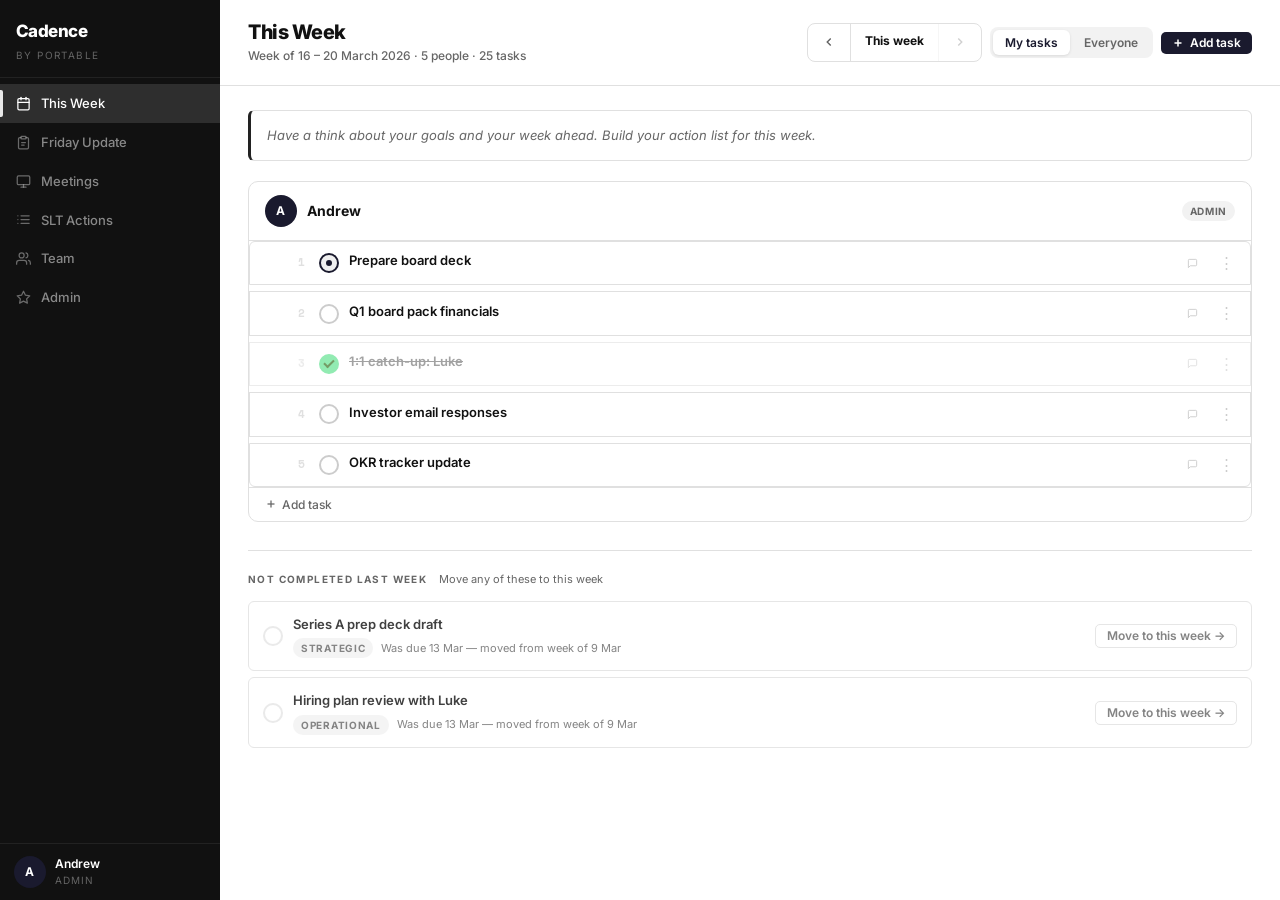
<file: wip.html>
<!DOCTYPE html>
<html lang="en">
<head>
  <meta charset="UTF-8">
  <meta name="viewport" content="width=device-width, initial-scale=1.0">
  <title>This Week — Cadence</title>
  <link rel="stylesheet" href="styles.css">
</head>
<body>
<div class="app">
  <main class="main-content">

    <!-- PAGE HEADER -->
    <div class="page-header">
      <div>
        <h1>This Week</h1>
        <div class="header-sub" id="wip-header-sub">Week of 16 – 20 March 2026 &nbsp;·&nbsp; 5 people &nbsp;·&nbsp; 25 tasks</div>
      </div>
      <div class="flex items-center gap-8">
        <div class="week-nav">
          <button class="week-nav-btn" id="wip-btn-prev" onclick="wipPrevWeek()">
            <svg width="14" height="14" viewBox="0 0 24 24" fill="none" stroke="currentColor" stroke-width="2.5"><polyline points="15 18 9 12 15 6"/></svg>
          </button>
          <span class="week-nav-label" id="wip-week-label">This week</span>
          <button class="week-nav-btn" id="wip-btn-next" onclick="wipNextWeek()" disabled>
            <svg width="14" height="14" viewBox="0 0 24 24" fill="none" stroke="currentColor" stroke-width="2.5"><polyline points="9 18 15 12 9 6"/></svg>
          </button>
        </div>
        <div class="view-toggle">
          <button class="vt-btn active" id="wip-view-mine" onclick="setWipView('mine')">My tasks</button>
          <button class="vt-btn" id="wip-view-all" onclick="setWipView('all')">Everyone</button>
        </div>
        <button class="btn btn-primary btn-sm" onclick="openModal('add-task-modal')">
          <svg width="12" height="12" viewBox="0 0 24 24" fill="none" stroke="currentColor" stroke-width="3"><line x1="12" y1="5" x2="12" y2="19"/><line x1="5" y1="12" x2="19" y2="12"/></svg>
          Add task
        </button>
      </div>
    </div>

    <!-- PAGE BODY -->
    <div class="page-body">

      <!-- ═══════════════════════════════════════
           MY TASKS VIEW
           ═══════════════════════════════════════ -->
      <div id="view-mine" class="wip-view">

        <!-- Prompt text -->
        <div class="wip-prompt">
          Have a think about your goals and your week ahead. Build your action list for this week.
        </div>

        <!-- ANDREW's tasks (My Tasks = just this user) -->
        <div class="person-section" data-person="andrew">
          <div class="person-header">
            <div class="person-identity">
              <div class="avatar avatar-andrew">A</div>
              <div>
                <div class="person-name">Andrew</div>
                <div class="person-count" id="my-task-count">5 tasks &nbsp;·&nbsp; 1 done</div>
              </div>
            </div>
            <div class="flex items-center gap-8">
              <span class="tag tag-default">Admin</span>
            </div>
          </div>

          <div class="task-list" id="my-tasks-list">
            <div class="task-card" data-task-id="a1">
              <button class="status-btn progress" onclick="cycleStatus(this)" title="In progress"></button>
              <div class="task-body">
                <div class="task-title">Prepare board deck</div>
                <div class="task-meta">
                  <span class="goal-link">Scale revenue to $10M ARR</span>
                  <span class="tag tag-default">Strategic</span>
                  <span class="status-badge status-progress"><span class="status-dot progress"></span> In progress</span>
                </div>
                <div class="task-thread" id="thread-a1"></div>
              </div>
              <div class="task-actions">
                <button class="task-thread-btn" onclick="toggleThread('a1')" title="Comments">
                  <svg width="11" height="11" viewBox="0 0 24 24" fill="none" stroke="currentColor" stroke-width="2"><path d="M21 15a2 2 0 01-2 2H7l-4 4V5a2 2 0 012-2h14a2 2 0 012 2z"/></svg>
                  <span class="thread-count" id="tc-a1"></span>
                </button>
                <div class="task-menu-wrap">
                  <button class="task-menu-btn" onclick="toggleTaskMenu(this)">⋮</button>
                  <div class="task-menu">
                    <button onclick="moveTask('a1', 'up')">▲ Move up</button>
                    <button onclick="moveTask('a1', 'down')">▼ Move down</button>
                    <div class="task-menu-divider"></div>
                    <button onclick="moveTaskWeek('a1')">Move to next week</button>
                  </div>
                </div>
              </div>
            </div>

            <div class="task-card" data-task-id="a2">
              <button class="status-btn todo" onclick="cycleStatus(this)" title="To do"></button>
              <div class="task-body">
                <div class="task-title">Q1 board pack financials</div>
                <div class="task-meta">
                  <span class="tag tag-default">Operational</span>
                  <span class="status-badge status-todo"><span class="status-dot todo"></span> To do</span>
                </div>
                <div class="task-thread" id="thread-a2"></div>
              </div>
              <div class="task-actions">
                <button class="task-thread-btn" onclick="toggleThread('a2')" title="Comments">
                  <svg width="11" height="11" viewBox="0 0 24 24" fill="none" stroke="currentColor" stroke-width="2"><path d="M21 15a2 2 0 01-2 2H7l-4 4V5a2 2 0 012-2h14a2 2 0 012 2z"/></svg>
                  <span class="thread-count" id="tc-a2"></span>
                </button>
                <div class="task-menu-wrap">
                  <button class="task-menu-btn" onclick="toggleTaskMenu(this)">⋮</button>
                  <div class="task-menu">
                    <button onclick="moveTask('a2', 'up')">▲ Move up</button>
                    <button onclick="moveTask('a2', 'down')">▼ Move down</button>
                    <div class="task-menu-divider"></div>
                    <button onclick="moveTaskWeek('a2')">Move to next week</button>
                  </div>
                </div>
              </div>
            </div>

            <div class="task-card done-card" data-task-id="a3">
              <button class="status-btn done" onclick="cycleStatus(this)" title="Done"></button>
              <div class="task-body">
                <div class="task-title">1:1 catch-up: Luke</div>
                <div class="task-meta">
                  <span class="tag tag-default">Operational</span>
                  <span class="status-badge status-done"><span class="status-dot done"></span> Done</span>
                </div>
                <div class="task-thread" id="thread-a3"></div>
              </div>
              <div class="task-actions">
                <button class="task-thread-btn" onclick="toggleThread('a3')" title="Comments">
                  <svg width="11" height="11" viewBox="0 0 24 24" fill="none" stroke="currentColor" stroke-width="2"><path d="M21 15a2 2 0 01-2 2H7l-4 4V5a2 2 0 012-2h14a2 2 0 012 2z"/></svg>
                  <span class="thread-count" id="tc-a3"></span>
                </button>
                <div class="task-menu-wrap">
                  <button class="task-menu-btn" onclick="toggleTaskMenu(this)">⋮</button>
                  <div class="task-menu">
                    <button onclick="moveTask('a3', 'up')">▲ Move up</button>
                    <button onclick="moveTask('a3', 'down')">▼ Move down</button>
                    <div class="task-menu-divider"></div>
                    <button onclick="moveTaskWeek('a3')">Move to next week</button>
                  </div>
                </div>
              </div>
            </div>

            <div class="task-card" data-task-id="a4">
              <button class="status-btn todo" onclick="cycleStatus(this)" title="To do"></button>
              <div class="task-body">
                <div class="task-title">Investor email responses</div>
                <div class="task-meta">
                  <span class="tag tag-default">Operational</span>
                  <span class="status-badge status-todo"><span class="status-dot todo"></span> To do</span>
                </div>
                <div class="task-thread" id="thread-a4"></div>
              </div>
              <div class="task-actions">
                <button class="task-thread-btn" onclick="toggleThread('a4')" title="Comments">
                  <svg width="11" height="11" viewBox="0 0 24 24" fill="none" stroke="currentColor" stroke-width="2"><path d="M21 15a2 2 0 01-2 2H7l-4 4V5a2 2 0 012-2h14a2 2 0 012 2z"/></svg>
                  <span class="thread-count" id="tc-a4"></span>
                </button>
                <div class="task-menu-wrap">
                  <button class="task-menu-btn" onclick="toggleTaskMenu(this)">⋮</button>
                  <div class="task-menu">
                    <button onclick="moveTask('a4', 'up')">▲ Move up</button>
                    <button onclick="moveTask('a4', 'down')">▼ Move down</button>
                    <div class="task-menu-divider"></div>
                    <button onclick="moveTaskWeek('a4')">Move to next week</button>
                  </div>
                </div>
              </div>
            </div>

            <div class="task-card" data-task-id="a5">
              <button class="status-btn todo" onclick="cycleStatus(this)" title="To do"></button>
              <div class="task-body">
                <div class="task-title">OKR tracker update</div>
                <div class="task-meta">
                  <span class="goal-link">Implement quarterly OKR process</span>
                  <span class="tag tag-default">Operational</span>
                  <span class="status-badge status-todo"><span class="status-dot todo"></span> To do</span>
                </div>
                <div class="task-thread" id="thread-a5"></div>
              </div>
              <div class="task-actions">
                <button class="task-thread-btn" onclick="toggleThread('a5')" title="Comments">
                  <svg width="11" height="11" viewBox="0 0 24 24" fill="none" stroke="currentColor" stroke-width="2"><path d="M21 15a2 2 0 01-2 2H7l-4 4V5a2 2 0 012-2h14a2 2 0 012 2z"/></svg>
                  <span class="thread-count" id="tc-a5"></span>
                </button>
                <div class="task-menu-wrap">
                  <button class="task-menu-btn" onclick="toggleTaskMenu(this)">⋮</button>
                  <div class="task-menu">
                    <button onclick="moveTask('a5', 'up')">▲ Move up</button>
                    <button onclick="moveTask('a5', 'down')">▼ Move down</button>
                    <div class="task-menu-divider"></div>
                    <button onclick="moveTaskWeek('a5')">Move to next week</button>
                  </div>
                </div>
              </div>
            </div>
          </div>

          <button class="add-task-btn" onclick="toggleAddTask(this)">
            <svg width="12" height="12" viewBox="0 0 24 24" fill="none" stroke="currentColor" stroke-width="2.5"><line x1="12" y1="5" x2="12" y2="19"/><line x1="5" y1="12" x2="19" y2="12"/></svg>
            Add task
          </button>
          <div class="add-task-form">
            <input type="text" class="form-input form-input-sm" placeholder="Task title…">
            <div class="flex gap-6">
              <button class="btn btn-primary btn-xs">Add task</button>
              <button class="btn btn-ghost btn-xs" onclick="cancelAddTask(this)">Cancel</button>
            </div>
          </div>
        </div>

        <!-- LAST WEEK CARRY-OVER -->
        <div class="carry-over-section" id="carry-over-section">
          <div class="carry-over-header">
            <div class="section-heading" style="margin:0">Not completed last week</div>
            <span class="text-xs text-mid">Move any of these to this week</span>
          </div>
          <div id="carry-over-list">
            <div class="carry-over-item" data-co-id="co1">
              <div class="carry-over-item-body">
                <button class="status-btn todo" style="pointer-events:none; opacity:0.5; flex-shrink:0"></button>
                <div>
                  <div class="carry-over-title">Series A prep deck draft</div>
                  <div class="carry-over-meta">
                    <span class="tag tag-default">Strategic</span>
                    <span class="text-xs text-mid">Was due 13 Mar — moved from week of 9 Mar</span>
                  </div>
                </div>
              </div>
              <button class="btn btn-ghost btn-sm" onclick="moveCarryOver('co1', 'Series A prep deck draft', 'Strategic')">Move to this week →</button>
            </div>
            <div class="carry-over-item" data-co-id="co2">
              <div class="carry-over-item-body">
                <button class="status-btn todo" style="pointer-events:none; opacity:0.5; flex-shrink:0"></button>
                <div>
                  <div class="carry-over-title">Hiring plan review with Luke</div>
                  <div class="carry-over-meta">
                    <span class="tag tag-default">Operational</span>
                    <span class="text-xs text-mid">Was due 13 Mar — moved from week of 9 Mar</span>
                  </div>
                </div>
              </div>
              <button class="btn btn-ghost btn-sm" onclick="moveCarryOver('co2', 'Hiring plan review with Luke', 'Operational')">Move to this week →</button>
            </div>
          </div>
        </div>

      </div><!-- end view-mine -->

      <!-- ═══════════════════════════════════════
           EVERYONE VIEW
           ═══════════════════════════════════════ -->
      <div id="view-all" class="wip-view hidden">

        <!-- ANDREW -->
        <div class="person-section" data-person="andrew">
          <div class="person-header">
            <div class="person-identity">
              <div class="avatar avatar-andrew">A</div>
              <div>
                <div class="person-name">Andrew</div>
                <div class="person-count">5 tasks &nbsp;·&nbsp; 1 done</div>
              </div>
            </div>
            <div class="flex items-center gap-8">
              <span class="tag tag-default">Admin</span>
              <button class="review-toggle" data-name="Andrew" onclick="toggleReview(this)">
                <span class="toggle-pip"></span> Review with Andrew
              </button>
            </div>
          </div>
          <div class="task-list">
            <div class="task-card" data-task-id="ea1">
              <button class="status-btn progress" onclick="cycleStatus(this)"></button>
              <div class="task-body">
                <div class="task-title">Prepare board deck</div>
                <div class="task-meta">
                  <span class="goal-link">Scale revenue to $10M ARR</span>
                  <span class="tag tag-default">Strategic</span>
                  <span class="status-badge status-progress"><span class="status-dot progress"></span> In progress</span>
                </div>
              </div>
              <div class="task-actions">
                <button class="task-thread-btn" onclick="toggleThread('ea1')">
                  <svg width="11" height="11" viewBox="0 0 24 24" fill="none" stroke="currentColor" stroke-width="2"><path d="M21 15a2 2 0 01-2 2H7l-4 4V5a2 2 0 012-2h14a2 2 0 012 2z"/></svg>
                  <span class="thread-count" id="tc-ea1"></span>
                </button>
                <div class="task-menu-wrap">
                  <button class="task-menu-btn" onclick="toggleTaskMenu(this)">⋮</button>
                  <div class="task-menu">
                    <button onclick="moveTaskWeek('ea1')">Move to next week</button>
                  </div>
                </div>
              </div>
            </div>
            <div class="task-card" data-task-id="ea2">
              <button class="status-btn todo" onclick="cycleStatus(this)"></button>
              <div class="task-body">
                <div class="task-title">Q1 board pack financials</div>
                <div class="task-meta">
                  <span class="tag tag-default">Operational</span>
                  <span class="status-badge status-todo"><span class="status-dot todo"></span> To do</span>
                </div>
              </div>
              <div class="task-actions">
                <button class="task-thread-btn" onclick="toggleThread('ea2')">
                  <svg width="11" height="11" viewBox="0 0 24 24" fill="none" stroke="currentColor" stroke-width="2"><path d="M21 15a2 2 0 01-2 2H7l-4 4V5a2 2 0 012-2h14a2 2 0 012 2z"/></svg>
                  <span class="thread-count" id="tc-ea2"></span>
                </button>
                <div class="task-menu-wrap">
                  <button class="task-menu-btn" onclick="toggleTaskMenu(this)">⋮</button>
                  <div class="task-menu">
                    <button onclick="moveTaskWeek('ea2')">Move to next week</button>
                  </div>
                </div>
              </div>
            </div>
            <div class="task-card done-card" data-task-id="ea3">
              <button class="status-btn done" onclick="cycleStatus(this)"></button>
              <div class="task-body">
                <div class="task-title">1:1 catch-up: Luke</div>
                <div class="task-meta">
                  <span class="tag tag-default">Operational</span>
                  <span class="status-badge status-done"><span class="status-dot done"></span> Done</span>
                </div>
              </div>
              <div class="task-actions">
                <button class="task-thread-btn" onclick="toggleThread('ea3')">
                  <svg width="11" height="11" viewBox="0 0 24 24" fill="none" stroke="currentColor" stroke-width="2"><path d="M21 15a2 2 0 01-2 2H7l-4 4V5a2 2 0 012-2h14a2 2 0 012 2z"/></svg>
                  <span class="thread-count" id="tc-ea3"></span>
                </button>
                <div class="task-menu-wrap">
                  <button class="task-menu-btn" onclick="toggleTaskMenu(this)">⋮</button>
                  <div class="task-menu">
                    <button onclick="moveTaskWeek('ea3')">Move to next week</button>
                  </div>
                </div>
              </div>
            </div>
            <div class="task-card" data-task-id="ea4">
              <button class="status-btn todo" onclick="cycleStatus(this)"></button>
              <div class="task-body">
                <div class="task-title">Investor email responses</div>
                <div class="task-meta">
                  <span class="tag tag-default">Operational</span>
                  <span class="status-badge status-todo"><span class="status-dot todo"></span> To do</span>
                </div>
              </div>
              <div class="task-actions">
                <button class="task-thread-btn" onclick="toggleThread('ea4')">
                  <svg width="11" height="11" viewBox="0 0 24 24" fill="none" stroke="currentColor" stroke-width="2"><path d="M21 15a2 2 0 01-2 2H7l-4 4V5a2 2 0 012-2h14a2 2 0 012 2z"/></svg>
                  <span class="thread-count" id="tc-ea4"></span>
                </button>
                <div class="task-menu-wrap">
                  <button class="task-menu-btn" onclick="toggleTaskMenu(this)">⋮</button>
                  <div class="task-menu">
                    <button onclick="moveTaskWeek('ea4')">Move to next week</button>
                  </div>
                </div>
              </div>
            </div>
            <div class="task-card" data-task-id="ea5">
              <button class="status-btn todo" onclick="cycleStatus(this)"></button>
              <div class="task-body">
                <div class="task-title">OKR tracker update</div>
                <div class="task-meta">
                  <span class="goal-link">Implement quarterly OKR process</span>
                  <span class="tag tag-default">Operational</span>
                  <span class="status-badge status-todo"><span class="status-dot todo"></span> To do</span>
                </div>
              </div>
              <div class="task-actions">
                <button class="task-thread-btn" onclick="toggleThread('ea5')">
                  <svg width="11" height="11" viewBox="0 0 24 24" fill="none" stroke="currentColor" stroke-width="2"><path d="M21 15a2 2 0 01-2 2H7l-4 4V5a2 2 0 012-2h14a2 2 0 012 2z"/></svg>
                  <span class="thread-count" id="tc-ea5"></span>
                </button>
                <div class="task-menu-wrap">
                  <button class="task-menu-btn" onclick="toggleTaskMenu(this)">⋮</button>
                  <div class="task-menu">
                    <button onclick="moveTaskWeek('ea5')">Move to next week</button>
                  </div>
                </div>
              </div>
            </div>
          </div>
          <button class="add-task-btn" onclick="toggleAddTask(this)">
            <svg width="12" height="12" viewBox="0 0 24 24" fill="none" stroke="currentColor" stroke-width="2.5"><line x1="12" y1="5" x2="12" y2="19"/><line x1="5" y1="12" x2="19" y2="12"/></svg>
            Add task
          </button>
          <div class="add-task-form">
            <input type="text" class="form-input form-input-sm" placeholder="Task title…">
            <div class="flex gap-6">
              <button class="btn btn-primary btn-xs">Add task</button>
              <button class="btn btn-ghost btn-xs" onclick="cancelAddTask(this)">Cancel</button>
            </div>
          </div>
        </div>

        <!-- LUKE -->
        <div class="person-section" data-person="luke">
          <div class="person-header">
            <div class="person-identity">
              <div class="avatar avatar-luke">L</div>
              <div>
                <div class="person-name">Luke</div>
                <div class="person-count">4 tasks &nbsp;·&nbsp; 1 done</div>
              </div>
            </div>
            <button class="review-toggle" data-name="Luke" onclick="toggleReview(this)">
              <span class="toggle-pip"></span> Review with Luke
            </button>
          </div>
          <div class="task-list">
            <div class="task-card" data-task-id="el1">
              <button class="status-btn progress" onclick="cycleStatus(this)"></button>
              <div class="task-body">
                <div class="task-title">Acme Corp pitch presentation</div>
                <div class="task-meta">
                  <span class="goal-link">Win 3 new enterprise accounts</span>
                  <span class="tag tag-default">Strategic</span>
                  <span class="status-badge status-progress"><span class="status-dot progress"></span> In progress</span>
                </div>
              </div>
              <div class="task-actions">
                <button class="task-thread-btn" onclick="toggleThread('el1')"><svg width="11" height="11" viewBox="0 0 24 24" fill="none" stroke="currentColor" stroke-width="2"><path d="M21 15a2 2 0 01-2 2H7l-4 4V5a2 2 0 012-2h14a2 2 0 012 2z"/></svg><span class="thread-count" id="tc-el1"></span></button>
                <div class="task-menu-wrap"><button class="task-menu-btn" onclick="toggleTaskMenu(this)">⋮</button><div class="task-menu"><button onclick="moveTaskWeek('el1')">Move to next week</button></div></div>
              </div>
            </div>
            <div class="task-card" data-task-id="el2">
              <button class="status-btn todo" onclick="cycleStatus(this)"></button>
              <div class="task-body">
                <div class="task-title">SDR job description review</div>
                <div class="task-meta">
                  <span class="goal-link">Hire 2 SDRs</span>
                  <span class="tag tag-default">Operational</span>
                  <span class="status-badge status-todo"><span class="status-dot todo"></span> To do</span>
                </div>
              </div>
              <div class="task-actions">
                <button class="task-thread-btn" onclick="toggleThread('el2')"><svg width="11" height="11" viewBox="0 0 24 24" fill="none" stroke="currentColor" stroke-width="2"><path d="M21 15a2 2 0 01-2 2H7l-4 4V5a2 2 0 012-2h14a2 2 0 012 2z"/></svg><span class="thread-count" id="tc-el2"></span></button>
                <div class="task-menu-wrap"><button class="task-menu-btn" onclick="toggleTaskMenu(this)">⋮</button><div class="task-menu"><button onclick="moveTaskWeek('el2')">Move to next week</button></div></div>
              </div>
            </div>
            <div class="task-card done-card" data-task-id="el3">
              <button class="status-btn done" onclick="cycleStatus(this)"></button>
              <div class="task-body">
                <div class="task-title">Q1 sales forecast update</div>
                <div class="task-meta">
                  <span class="tag tag-default">Operational</span>
                  <span class="status-badge status-done"><span class="status-dot done"></span> Done</span>
                </div>
              </div>
              <div class="task-actions">
                <button class="task-thread-btn" onclick="toggleThread('el3')"><svg width="11" height="11" viewBox="0 0 24 24" fill="none" stroke="currentColor" stroke-width="2"><path d="M21 15a2 2 0 01-2 2H7l-4 4V5a2 2 0 012-2h14a2 2 0 012 2z"/></svg><span class="thread-count" id="tc-el3"></span></button>
                <div class="task-menu-wrap"><button class="task-menu-btn" onclick="toggleTaskMenu(this)">⋮</button><div class="task-menu"><button onclick="moveTaskWeek('el3')">Move to next week</button></div></div>
              </div>
            </div>
            <div class="task-card" data-task-id="el4">
              <button class="status-btn todo" onclick="cycleStatus(this)"></button>
              <div class="task-body">
                <div class="task-title">Existing client check-in call</div>
                <div class="task-meta">
                  <span class="tag tag-default">Operational</span>
                  <span class="status-badge status-todo"><span class="status-dot todo"></span> To do</span>
                </div>
              </div>
              <div class="task-actions">
                <button class="task-thread-btn" onclick="toggleThread('el4')"><svg width="11" height="11" viewBox="0 0 24 24" fill="none" stroke="currentColor" stroke-width="2"><path d="M21 15a2 2 0 01-2 2H7l-4 4V5a2 2 0 012-2h14a2 2 0 012 2z"/></svg><span class="thread-count" id="tc-el4"></span></button>
                <div class="task-menu-wrap"><button class="task-menu-btn" onclick="toggleTaskMenu(this)">⋮</button><div class="task-menu"><button onclick="moveTaskWeek('el4')">Move to next week</button></div></div>
              </div>
            </div>
          </div>
          <button class="add-task-btn" onclick="toggleAddTask(this)">
            <svg width="12" height="12" viewBox="0 0 24 24" fill="none" stroke="currentColor" stroke-width="2.5"><line x1="12" y1="5" x2="12" y2="19"/><line x1="5" y1="12" x2="19" y2="12"/></svg>
            Add task
          </button>
          <div class="add-task-form">
            <input type="text" class="form-input form-input-sm" placeholder="Task title…">
            <div class="flex gap-6">
              <button class="btn btn-primary btn-xs">Add task</button>
              <button class="btn btn-ghost btn-xs" onclick="cancelAddTask(this)">Cancel</button>
            </div>
          </div>
        </div>

        <!-- DAVE -->
        <div class="person-section" data-person="dave">
          <div class="person-header">
            <div class="person-identity">
              <div class="avatar avatar-dave">D</div>
              <div>
                <div class="person-name">Dave</div>
                <div class="person-count flex items-center gap-6">
                  8 tasks &nbsp;·&nbsp; 1 done
                  <span class="tag tag-amber" style="font-size:9px;padding:1px 6px">⚡ Overloaded</span>
                </div>
              </div>
            </div>
            <button class="review-toggle" data-name="Dave" onclick="toggleReview(this)">
              <span class="toggle-pip"></span> Review with Dave
            </button>
          </div>
          <div class="task-list">
            <div class="task-card" data-task-id="ed1">
              <button class="status-btn progress" onclick="cycleStatus(this)"></button>
              <div class="task-body">
                <div class="task-title">Ship Cadence HTML prototype</div>
                <div class="task-meta">
                  <span class="goal-link">Ship Cadence v1.0</span>
                  <span class="tag tag-default">Strategic</span>
                  <span class="status-badge status-progress"><span class="status-dot progress"></span> In progress</span>
                </div>
                <div class="task-thread" id="thread-ed1">
                  <div class="thread-msg">
                    <div class="avatar avatar-andrew" style="width:20px;height:20px;font-size:9px;flex-shrink:0">A</div>
                    <div class="thread-msg-body">
                      <span class="thread-author">Andrew</span>
                      <span class="thread-time">Mon 9:12am</span>
                      <div class="thread-text">Where are we on the checkin flow? Need it for the board demo.</div>
                    </div>
                  </div>
                </div>
              </div>
              <div class="task-actions">
                <button class="task-thread-btn active" onclick="toggleThread('ed1')"><svg width="11" height="11" viewBox="0 0 24 24" fill="none" stroke="currentColor" stroke-width="2"><path d="M21 15a2 2 0 01-2 2H7l-4 4V5a2 2 0 012-2h14a2 2 0 012 2z"/></svg><span class="thread-count" id="tc-ed1">1</span></button>
                <div class="task-menu-wrap"><button class="task-menu-btn" onclick="toggleTaskMenu(this)">⋮</button><div class="task-menu"><button onclick="moveTaskWeek('ed1')">Move to next week</button></div></div>
              </div>
            </div>
            <div class="task-card done-card" data-task-id="ed2">
              <button class="status-btn done" onclick="cycleStatus(this)"></button>
              <div class="task-body">
                <div class="task-title">Production auth bug fix</div>
                <div class="task-meta"><span class="tag tag-default">Operational</span><span class="status-badge status-done"><span class="status-dot done"></span> Done</span></div>
              </div>
              <div class="task-actions">
                <button class="task-thread-btn" onclick="toggleThread('ed2')"><svg width="11" height="11" viewBox="0 0 24 24" fill="none" stroke="currentColor" stroke-width="2"><path d="M21 15a2 2 0 01-2 2H7l-4 4V5a2 2 0 012-2h14a2 2 0 012 2z"/></svg><span class="thread-count" id="tc-ed2"></span></button>
                <div class="task-menu-wrap"><button class="task-menu-btn" onclick="toggleTaskMenu(this)">⋮</button><div class="task-menu"><button onclick="moveTaskWeek('ed2')">Move to next week</button></div></div>
              </div>
            </div>
            <div class="task-card" data-task-id="ed3">
              <button class="status-btn todo" onclick="cycleStatus(this)"></button>
              <div class="task-body">
                <div class="task-title">PR code reviews (3 open)</div>
                <div class="task-meta"><span class="tag tag-default">Operational</span><span class="status-badge status-todo"><span class="status-dot todo"></span> To do</span></div>
              </div>
              <div class="task-actions">
                <button class="task-thread-btn" onclick="toggleThread('ed3')"><svg width="11" height="11" viewBox="0 0 24 24" fill="none" stroke="currentColor" stroke-width="2"><path d="M21 15a2 2 0 01-2 2H7l-4 4V5a2 2 0 012-2h14a2 2 0 012 2z"/></svg><span class="thread-count" id="tc-ed3"></span></button>
                <div class="task-menu-wrap"><button class="task-menu-btn" onclick="toggleTaskMenu(this)">⋮</button><div class="task-menu"><button onclick="moveTaskWeek('ed3')">Move to next week</button></div></div>
              </div>
            </div>
            <div class="task-card" data-task-id="ed4">
              <button class="status-btn todo" onclick="cycleStatus(this)"></button>
              <div class="task-body">
                <div class="task-title">Infrastructure documentation update</div>
                <div class="task-meta"><span class="tag tag-default">Operational</span><span class="status-badge status-todo"><span class="status-dot todo"></span> To do</span></div>
              </div>
              <div class="task-actions">
                <button class="task-thread-btn" onclick="toggleThread('ed4')"><svg width="11" height="11" viewBox="0 0 24 24" fill="none" stroke="currentColor" stroke-width="2"><path d="M21 15a2 2 0 01-2 2H7l-4 4V5a2 2 0 012-2h14a2 2 0 012 2z"/></svg><span class="thread-count" id="tc-ed4"></span></button>
                <div class="task-menu-wrap"><button class="task-menu-btn" onclick="toggleTaskMenu(this)">⋮</button><div class="task-menu"><button onclick="moveTaskWeek('ed4')">Move to next week</button></div></div>
              </div>
            </div>
            <div class="task-card" data-task-id="ed5">
              <button class="status-btn todo" onclick="cycleStatus(this)"></button>
              <div class="task-body">
                <div class="task-title">Sprint planning prep</div>
                <div class="task-meta"><span class="tag tag-default">Operational</span><span class="status-badge status-todo"><span class="status-dot todo"></span> To do</span></div>
              </div>
              <div class="task-actions">
                <button class="task-thread-btn" onclick="toggleThread('ed5')"><svg width="11" height="11" viewBox="0 0 24 24" fill="none" stroke="currentColor" stroke-width="2"><path d="M21 15a2 2 0 01-2 2H7l-4 4V5a2 2 0 012-2h14a2 2 0 012 2z"/></svg><span class="thread-count" id="tc-ed5"></span></button>
                <div class="task-menu-wrap"><button class="task-menu-btn" onclick="toggleTaskMenu(this)">⋮</button><div class="task-menu"><button onclick="moveTaskWeek('ed5')">Move to next week</button></div></div>
              </div>
            </div>
          </div>
          <button class="add-task-btn" onclick="toggleAddTask(this)">
            <svg width="12" height="12" viewBox="0 0 24 24" fill="none" stroke="currentColor" stroke-width="2.5"><line x1="12" y1="5" x2="12" y2="19"/><line x1="5" y1="12" x2="19" y2="12"/></svg>
            Add task
          </button>
          <div class="add-task-form">
            <input type="text" class="form-input form-input-sm" placeholder="Task title…">
            <div class="flex gap-6">
              <button class="btn btn-primary btn-xs">Add task</button>
              <button class="btn btn-ghost btn-xs" onclick="cancelAddTask(this)">Cancel</button>
            </div>
          </div>
        </div>

        <!-- SARAH -->
        <div class="person-section" data-person="sarah">
          <div class="person-header">
            <div class="person-identity">
              <div class="avatar avatar-sarah">S</div>
              <div>
                <div class="person-name">Sarah</div>
                <div class="person-count">3 tasks &nbsp;·&nbsp; 2 done</div>
              </div>
            </div>
            <button class="review-toggle" data-name="Sarah" onclick="toggleReview(this)">
              <span class="toggle-pip"></span> Review with Sarah
            </button>
          </div>
          <div class="task-list">
            <div class="task-card done-card" data-task-id="es1">
              <button class="status-btn done" onclick="cycleStatus(this)"></button>
              <div class="task-body">
                <div class="task-title">Brand audit report</div>
                <div class="task-meta"><span class="tag tag-default">Strategic</span><span class="status-badge status-done"><span class="status-dot done"></span> Done</span></div>
              </div>
              <div class="task-actions">
                <button class="task-thread-btn" onclick="toggleThread('es1')"><svg width="11" height="11" viewBox="0 0 24 24" fill="none" stroke="currentColor" stroke-width="2"><path d="M21 15a2 2 0 01-2 2H7l-4 4V5a2 2 0 012-2h14a2 2 0 012 2z"/></svg><span class="thread-count" id="tc-es1"></span></button>
                <div class="task-menu-wrap"><button class="task-menu-btn" onclick="toggleTaskMenu(this)">⋮</button><div class="task-menu"><button onclick="moveTaskWeek('es1')">Move to next week</button></div></div>
              </div>
            </div>
            <div class="task-card done-card" data-task-id="es2">
              <button class="status-btn done" onclick="cycleStatus(this)"></button>
              <div class="task-body">
                <div class="task-title">Enterprise customer interview</div>
                <div class="task-meta"><span class="tag tag-default">Operational</span><span class="status-badge status-done"><span class="status-dot done"></span> Done</span></div>
              </div>
              <div class="task-actions">
                <button class="task-thread-btn" onclick="toggleThread('es2')"><svg width="11" height="11" viewBox="0 0 24 24" fill="none" stroke="currentColor" stroke-width="2"><path d="M21 15a2 2 0 01-2 2H7l-4 4V5a2 2 0 012-2h14a2 2 0 012 2z"/></svg><span class="thread-count" id="tc-es2"></span></button>
                <div class="task-menu-wrap"><button class="task-menu-btn" onclick="toggleTaskMenu(this)">⋮</button><div class="task-menu"><button onclick="moveTaskWeek('es2')">Move to next week</button></div></div>
              </div>
            </div>
            <div class="task-card" data-task-id="es3">
              <button class="status-btn progress" onclick="cycleStatus(this)"></button>
              <div class="task-body">
                <div class="task-title">Design system tooling review</div>
                <div class="task-meta"><span class="tag tag-default">Operational</span><span class="status-badge status-progress"><span class="status-dot progress"></span> In progress</span></div>
              </div>
              <div class="task-actions">
                <button class="task-thread-btn" onclick="toggleThread('es3')"><svg width="11" height="11" viewBox="0 0 24 24" fill="none" stroke="currentColor" stroke-width="2"><path d="M21 15a2 2 0 01-2 2H7l-4 4V5a2 2 0 012-2h14a2 2 0 012 2z"/></svg><span class="thread-count" id="tc-es3"></span></button>
                <div class="task-menu-wrap"><button class="task-menu-btn" onclick="toggleTaskMenu(this)">⋮</button><div class="task-menu"><button onclick="moveTaskWeek('es3')">Move to next week</button></div></div>
              </div>
            </div>
          </div>
          <button class="add-task-btn" onclick="toggleAddTask(this)">
            <svg width="12" height="12" viewBox="0 0 24 24" fill="none" stroke="currentColor" stroke-width="2.5"><line x1="12" y1="5" x2="12" y2="19"/><line x1="5" y1="12" x2="19" y2="12"/></svg>
            Add task
          </button>
          <div class="add-task-form">
            <input type="text" class="form-input form-input-sm" placeholder="Task title…">
            <div class="flex gap-6">
              <button class="btn btn-primary btn-xs">Add task</button>
              <button class="btn btn-ghost btn-xs" onclick="cancelAddTask(this)">Cancel</button>
            </div>
          </div>
        </div>

        <!-- PAUL -->
        <div class="person-section" data-person="paul">
          <div class="person-header">
            <div class="person-identity">
              <div class="avatar avatar-paul">P</div>
              <div>
                <div class="person-name">Paul</div>
                <div class="person-count">3 tasks &nbsp;·&nbsp; 0 done</div>
              </div>
            </div>
            <button class="review-toggle" data-name="Paul" onclick="toggleReview(this)">
              <span class="toggle-pip"></span> Review with Paul
            </button>
          </div>
          <div class="task-list">
            <div class="task-card" data-task-id="ep1">
              <button class="status-btn progress" onclick="cycleStatus(this)"></button>
              <div class="task-body">
                <div class="task-title">Q2 planning kickoff deck</div>
                <div class="task-meta"><span class="tag tag-default">Strategic</span><span class="status-badge status-progress"><span class="status-dot progress"></span> In progress</span></div>
              </div>
              <div class="task-actions">
                <button class="task-thread-btn" onclick="toggleThread('ep1')"><svg width="11" height="11" viewBox="0 0 24 24" fill="none" stroke="currentColor" stroke-width="2"><path d="M21 15a2 2 0 01-2 2H7l-4 4V5a2 2 0 012-2h14a2 2 0 012 2z"/></svg><span class="thread-count" id="tc-ep1"></span></button>
                <div class="task-menu-wrap"><button class="task-menu-btn" onclick="toggleTaskMenu(this)">⋮</button><div class="task-menu"><button onclick="moveTaskWeek('ep1')">Move to next week</button></div></div>
              </div>
            </div>
            <div class="task-card" data-task-id="ep2">
              <button class="status-btn todo" onclick="cycleStatus(this)"></button>
              <div class="task-body">
                <div class="task-title">Postgres migration script</div>
                <div class="task-meta"><span class="goal-link">Migrate to new infrastructure</span><span class="tag tag-default">Strategic</span><span class="status-badge status-todo"><span class="status-dot todo"></span> To do</span></div>
              </div>
              <div class="task-actions">
                <button class="task-thread-btn" onclick="toggleThread('ep2')"><svg width="11" height="11" viewBox="0 0 24 24" fill="none" stroke="currentColor" stroke-width="2"><path d="M21 15a2 2 0 01-2 2H7l-4 4V5a2 2 0 012-2h14a2 2 0 012 2z"/></svg><span class="thread-count" id="tc-ep2"></span></button>
                <div class="task-menu-wrap"><button class="task-menu-btn" onclick="toggleTaskMenu(this)">⋮</button><div class="task-menu"><button onclick="moveTaskWeek('ep2')">Move to next week</button></div></div>
              </div>
            </div>
            <div class="task-card" data-task-id="ep3">
              <button class="status-btn todo" onclick="cycleStatus(this)"></button>
              <div class="task-body">
                <div class="task-title">TechCorp feature feasibility review</div>
                <div class="task-meta"><span class="tag tag-default">Operational</span><span class="status-badge status-todo"><span class="status-dot todo"></span> To do</span></div>
              </div>
              <div class="task-actions">
                <button class="task-thread-btn" onclick="toggleThread('ep3')"><svg width="11" height="11" viewBox="0 0 24 24" fill="none" stroke="currentColor" stroke-width="2"><path d="M21 15a2 2 0 01-2 2H7l-4 4V5a2 2 0 012-2h14a2 2 0 012 2z"/></svg><span class="thread-count" id="tc-ep3"></span></button>
                <div class="task-menu-wrap"><button class="task-menu-btn" onclick="toggleTaskMenu(this)">⋮</button><div class="task-menu"><button onclick="moveTaskWeek('ep3')">Move to next week</button></div></div>
              </div>
            </div>
          </div>
          <button class="add-task-btn" onclick="toggleAddTask(this)">
            <svg width="12" height="12" viewBox="0 0 24 24" fill="none" stroke="currentColor" stroke-width="2.5"><line x1="12" y1="5" x2="12" y2="19"/><line x1="5" y1="12" x2="19" y2="12"/></svg>
            Add task
          </button>
          <div class="add-task-form">
            <input type="text" class="form-input form-input-sm" placeholder="Task title…">
            <div class="flex gap-6">
              <button class="btn btn-primary btn-xs">Add task</button>
              <button class="btn btn-ghost btn-xs" onclick="cancelAddTask(this)">Cancel</button>
            </div>
          </div>
        </div>

      </div><!-- end view-all -->
    </div><!-- end page-body -->
  </main>
</div>

<!-- ADD TASK MODAL -->
<div class="modal-overlay" id="add-task-modal">
  <div class="modal" style="max-width:480px">
    <div class="modal-header">
      <div><h2>Add task</h2></div>
      <button class="modal-close" onclick="closeModal('add-task-modal')">×</button>
    </div>
    <div class="modal-body">
      <div class="form-group">
        <label class="form-label">Task title</label>
        <input type="text" class="form-input" id="new-task-title" placeholder="What needs to be done?">
      </div>
      <div class="flex gap-12">
        <div class="form-group flex-1">
          <label class="form-label">Assigned to</label>
          <select class="form-input form-select" id="new-task-owner">
            <option>Andrew</option><option>Luke</option><option>Dave</option><option>Sarah</option><option>Paul</option>
          </select>
        </div>
        <div class="form-group flex-1">
          <label class="form-label">Type</label>
          <select class="form-input form-select" id="new-task-type">
            <option>Operational</option><option>Strategic</option>
          </select>
        </div>
      </div>
    </div>
    <div class="modal-footer">
      <button class="btn btn-ghost btn-sm" onclick="closeModal('add-task-modal')">Cancel</button>
      <button class="btn btn-primary btn-sm" onclick="closeModal('add-task-modal')">Add task</button>
    </div>
  </div>
</div>

<script src="nav.js"></script>
<script>
  // ── WEEK NAVIGATION ────────────────────────────────────────
  const WIP_WEEKS = [
    { label: '9 – 13 Mar', navLabel: '9 – 13 Mar', sub: 'Week of 9 – 13 March 2026 · 5 people · 22 tasks' },
    { label: '16 – 20 Mar', navLabel: 'This week', sub: 'Week of 16 – 20 March 2026 · 5 people · 25 tasks' },
  ];
  let wipWeekIdx = 1;

  function renderWipWeekNav() {
    document.getElementById('wip-week-label').textContent = WIP_WEEKS[wipWeekIdx].navLabel;
    document.getElementById('wip-header-sub').textContent = WIP_WEEKS[wipWeekIdx].sub;
    document.getElementById('wip-btn-prev').disabled = wipWeekIdx === 0;
    document.getElementById('wip-btn-next').disabled = wipWeekIdx === WIP_WEEKS.length - 1;
  }

  function wipPrevWeek() { if (wipWeekIdx > 0) { wipWeekIdx--; renderWipWeekNav(); } }
  function wipNextWeek() { if (wipWeekIdx < WIP_WEEKS.length - 1) { wipWeekIdx++; renderWipWeekNav(); } }
  renderWipWeekNav();

  // ── VIEW TOGGLE ────────────────────────────────────────────
  function setWipView(v) {
    document.getElementById('wip-view-mine').classList.toggle('active', v === 'mine');
    document.getElementById('wip-view-all').classList.toggle('active', v === 'all');
    document.getElementById('view-mine').classList.toggle('hidden', v !== 'mine');
    document.getElementById('view-all').classList.toggle('hidden', v !== 'all');
  }

  // ── TASK THREAD TOGGLE ─────────────────────────────────────
  function toggleThread(id) {
    const thread = document.getElementById('thread-' + id);
    if (!thread) return;
    const isOpen = thread.classList.toggle('open');
    const btn = thread.closest('.task-card')?.querySelector('.task-thread-btn');
    if (btn) btn.classList.toggle('active', isOpen);
    if (isOpen) {
      let compose = thread.querySelector('.thread-compose');
      if (!compose) {
        compose = document.createElement('div');
        compose.className = 'thread-compose';
        compose.innerHTML = `<div class="avatar avatar-andrew" style="width:20px;height:20px;font-size:9px">A</div>
          <input type="text" class="thread-input form-input form-input-sm" placeholder="Add a comment…">
          <button class="btn btn-primary btn-xs" onclick="sendThread('${id}', this)">Send</button>`;
        thread.appendChild(compose);
      }
      compose.querySelector('input')?.focus();
    }
  }

  function sendThread(id, btn) {
    const compose = btn.closest('.thread-compose');
    const input = compose.querySelector('input');
    const text = input.value.trim();
    if (!text) return;
    const thread = document.getElementById('thread-' + id);
    const msg = document.createElement('div');
    msg.className = 'thread-msg';
    msg.innerHTML = `<div class="avatar avatar-andrew" style="width:20px;height:20px;font-size:9px;flex-shrink:0">A</div>
      <div class="thread-msg-body">
        <span class="thread-author">Andrew</span>
        <span class="thread-time">just now</span>
        <div class="thread-text">${text}</div>
      </div>`;
    thread.insertBefore(msg, compose);
    input.value = '';
    const counter = document.getElementById('tc-' + id);
    if (counter) counter.textContent = parseInt(counter.textContent || '0') + 1;
  }

  // ── TASK MENU TOGGLE ───────────────────────────────────────
  function toggleTaskMenu(btn) {
    const menu = btn.nextElementSibling;
    const isOpen = menu.classList.toggle('open');
    if (isOpen) {
      document.addEventListener('click', function handler(e) {
        if (!btn.contains(e.target) && !menu.contains(e.target)) {
          menu.classList.remove('open');
          document.removeEventListener('click', handler);
        }
      }, { capture: true });
    }
  }

  function moveTaskWeek(id) {
    const card = document.querySelector(`[data-task-id="${id}"]`);
    if (!card) return;
    const title = card.querySelector('.task-title')?.textContent || 'Task';
    card.style.transition = 'opacity 0.3s';
    card.style.opacity = '0.4';
    setTimeout(() => card.remove(), 300);
    showUndoToast(`"${title}" moved to next week`);
  }

  function moveTask(id, dir) {
    const card = document.querySelector(`[data-task-id="${id}"]`);
    if (!card) return;
    if (dir === 'up' && card.previousElementSibling?.classList.contains('task-card')) {
      card.parentNode.insertBefore(card, card.previousElementSibling);
    } else if (dir === 'down' && card.nextElementSibling?.classList.contains('task-card')) {
      card.parentNode.insertBefore(card.nextElementSibling, card);
    }
  }

  // ── CARRY-OVER ─────────────────────────────────────────────
  function moveCarryOver(coId, title, type) {
    const item = document.querySelector(`[data-co-id="${coId}"]`);
    if (item) { item.style.opacity = '0.4'; setTimeout(() => item.remove(), 300); }

    // Add to my tasks list
    const list = document.getElementById('my-tasks-list');
    const newId = 'co-' + coId;
    const card = document.createElement('div');
    card.className = 'task-card carry-moved';
    card.dataset.taskId = newId;
    card.innerHTML = `<button class="status-btn todo" onclick="cycleStatus(this)" title="To do"></button>
      <div class="task-body">
        <div class="task-title">${title}</div>
        <div class="task-meta">
          <span class="tag tag-default">${type}</span>
          <span class="tag" style="background:#FEF3C7;color:#92400E;font-size:9px">Carried over</span>
          <span class="status-badge status-todo"><span class="status-dot todo"></span> To do</span>
        </div>
      </div>
      <div class="task-actions">
        <div class="task-menu-wrap"><button class="task-menu-btn" onclick="toggleTaskMenu(this)">⋮</button>
          <div class="task-menu"><button onclick="moveTaskWeek('${newId}')">Move to next week</button></div>
        </div>
      </div>`;
    list.appendChild(card);

    // Hide carry-over section if empty
    const remaining = document.querySelectorAll('[data-co-id]');
    if (remaining.length <= 1) {
      setTimeout(() => { document.getElementById('carry-over-section')?.remove(); }, 350);
    }

    showUndoToast(`"${title}" added to this week`);
  }

  function showUndoToast(msg) {
    let toast = document.getElementById('undo-toast');
    if (!toast) {
      toast = document.createElement('div');
      toast.id = 'undo-toast';
      toast.className = 'undo-toast';
      document.body.appendChild(toast);
    }
    toast.innerHTML = `<span>${msg}</span><button class="undo-btn" onclick="this.closest('.undo-toast').classList.remove('visible')">Undo</button>`;
    toast.classList.add('visible');
    clearTimeout(toast._t);
    toast._t = setTimeout(() => toast.classList.remove('visible'), 3500);
  }

  // ── TASK NUMBERING + DRAG + IMPERATIVE ────────────────────

  let dragSrc = null;

  function setupCard(card, list) {
    if (card.dataset.wipInit) return;
    card.dataset.wipInit = '1';

    // Inject drag handle (before everything)
    const handle = document.createElement('span');
    handle.className = 'drag-handle';
    handle.title = 'Drag to reorder';
    handle.innerHTML = '⠿';
    card.insertBefore(handle, card.firstChild);

    // Inject number (after handle, before status-btn)
    const num = document.createElement('span');
    num.className = 'task-num';
    const statusBtn = card.querySelector('.status-btn');
    card.insertBefore(num, statusBtn || handle.nextSibling);

    // Add Imperative to ⋮ menu
    const menu = card.querySelector('.task-menu');
    if (menu) {
      const div = document.createElement('div');
      div.className = 'task-menu-divider';
      const btn = document.createElement('button');
      btn.className = 'imperative-btn';
      btn.innerHTML = '⚡ Mark as imperative';
      btn.addEventListener('click', () => toggleImperative(card, menu));
      menu.appendChild(div);
      menu.appendChild(btn);
    }

    // Drag: start only when handle is grabbed
    handle.addEventListener('mousedown', () => {
      card.setAttribute('draggable', 'true');
    });
    handle.addEventListener('mouseup', () => {
      card.setAttribute('draggable', 'false');
    });

    card.addEventListener('dragstart', (e) => {
      dragSrc = card;
      e.dataTransfer.effectAllowed = 'move';
      setTimeout(() => card.classList.add('is-dragging'), 0);
    });

    card.addEventListener('dragend', () => {
      card.classList.remove('is-dragging');
      card.setAttribute('draggable', 'false');
      list.querySelectorAll('.task-card').forEach(c => {
        c.classList.remove('drop-above', 'drop-below');
      });
      dragSrc = null;
      updateNumbers(list);
    });

    card.addEventListener('dragover', (e) => {
      e.preventDefault();
      if (!dragSrc || dragSrc === card) return;
      list.querySelectorAll('.task-card').forEach(c => c.classList.remove('drop-above', 'drop-below'));
      const rect = card.getBoundingClientRect();
      const mid = rect.top + rect.height / 2;
      if (e.clientY < mid) {
        card.classList.add('drop-above');
        list.insertBefore(dragSrc, card);
      } else {
        card.classList.add('drop-below');
        list.insertBefore(dragSrc, card.nextSibling);
      }
      updateNumbers(list);
    });

    card.addEventListener('drop', (e) => {
      e.preventDefault();
      list.querySelectorAll('.task-card').forEach(c => c.classList.remove('drop-above', 'drop-below'));
    });
  }

  function toggleImperative(card, menu) {
    const isNow = card.classList.toggle('task-imperative');
    const btn = menu?.querySelector('.imperative-btn');
    if (btn) btn.innerHTML = isNow ? '✕ Remove imperative' : '⚡ Mark as imperative';
    if (menu) menu.classList.remove('open');
  }

  function updateNumbers(list) {
    list.querySelectorAll('.task-card').forEach((card, i) => {
      const num = card.querySelector('.task-num');
      if (num) num.textContent = i + 1;
    });
  }

  function initTaskList(list) {
    if (!list) return;
    list.querySelectorAll('.task-card').forEach(card => setupCard(card, list));
    updateNumbers(list);
    // Watch for new cards added dynamically
    new MutationObserver(() => {
      list.querySelectorAll('.task-card').forEach(card => setupCard(card, list));
      updateNumbers(list);
    }).observe(list, { childList: true });
  }

  // Initialise all task lists on page
  document.querySelectorAll('.task-list').forEach(list => initTaskList(list));

</script>
</body>
</html>
</file>
<file: styles.css>
/* ============================================================
   Cadence — Portable Leadership Tool
   Design System: Portable Brand
   ============================================================ */

@import url('https://fonts.googleapis.com/css2?family=Inter:ital,opsz,wght@0,14..32,300;0,14..32,400;0,14..32,500;0,14..32,600;0,14..32,700;0,14..32,800;0,14..32,900;1,14..32,400&family=Space+Mono:wght@400;700&display=swap');

/* ========================
   1. VARIABLES
   ======================== */
:root {
  /* Monochromatic palette (v1.1) */
  --black:      #111111;
  --dark:       #222222;
  --mid:        #666666;
  --light:      #999999;
  --border:     #E0E0E0;
  --bg:         #F7F7F7;
  --white:      #FFFFFF;
  --accent:     #1A1A2E;
  --green:      #2D6A4F;
  --red:        #C0392B;

  /* Legacy aliases for compatibility */
  --purple:     #1A1A2E;
  --purple-mid: #F0F0F0;
  --lime:       #E8E8E8;
  --lime-light: #F7F7F7;
  --card-bg:    #FFFFFF;
  --tag-bg:     #F2F2F2;

  --sidebar-w:  220px;
  --radius:     10px;
  --radius-sm:  6px;
  --shadow:     0 1px 3px rgba(0,0,0,0.07), 0 1px 2px rgba(0,0,0,0.04);
  --shadow-md:  0 4px 16px rgba(0,0,0,0.12);
}

/* ========================
   2. RESET & BASE
   ======================== */
*, *::before, *::after { box-sizing: border-box; margin: 0; padding: 0; }
html { font-size: 14px; }
body {
  font-family: 'Inter', -apple-system, BlinkMacSystemFont, sans-serif;
  color: var(--black);
  background: #FFFFFF;
  line-height: 1.6;
  -webkit-font-smoothing: antialiased;
}
a { color: inherit; text-decoration: none; }
button { cursor: pointer; font-family: inherit; border: none; background: none; }
input, textarea, select { font-family: inherit; font-size: inherit; }
ul, ol { list-style: none; }

/* ========================
   3. APP LAYOUT
   ======================== */
.app {
  display: flex;
  min-height: 100vh;
}
.main-content {
  flex: 1;
  margin-left: var(--sidebar-w);
  min-height: 100vh;
  display: flex;
  flex-direction: column;
}
.page-header {
  background: var(--white);
  border-bottom: 1px solid var(--border);
  padding: 20px 28px;
  display: flex;
  align-items: center;
  justify-content: space-between;
  gap: 16px;
  flex-wrap: wrap;
  position: sticky;
  top: 0;
  z-index: 100;
}
.page-header h1 {
  font-size: 20px;
  font-weight: 800;
  letter-spacing: -0.025em;
  color: var(--black);
  line-height: 1.2;
}
.page-header .header-sub {
  font-size: 12px;
  color: var(--mid);
  font-weight: 500;
  margin-top: 2px;
}
.page-body {
  padding: 24px 28px;
  flex: 1;
}

/* ========================
   4. SIDEBAR NAV
   ======================== */
.sidebar {
  width: var(--sidebar-w);
  background: var(--black);
  position: fixed;
  top: 0;
  left: 0;
  height: 100vh;
  display: flex;
  flex-direction: column;
  z-index: 200;
  overflow-y: auto;
}
.sidebar-brand {
  padding: 18px 16px 14px;
  border-bottom: 1px solid rgba(255,255,255,0.07);
}
.sidebar-brand .brand-name {
  font-size: 17px;
  font-weight: 800;
  color: var(--white);
  letter-spacing: -0.03em;
}
.sidebar-brand .brand-by {
  font-size: 10px;
  color: rgba(255,255,255,0.35);
  text-transform: uppercase;
  letter-spacing: 0.14em;
  margin-top: 2px;
}
.nav-group {
  flex: 1;
  padding: 6px 0;
}
.nav-item {
  display: flex;
  align-items: center;
  gap: 10px;
  padding: 9px 16px;
  color: rgba(255,255,255,0.5);
  font-size: 13px;
  font-weight: 500;
  transition: all 0.12s;
  position: relative;
}
.nav-item:hover {
  color: rgba(255,255,255,0.9);
  background: rgba(255,255,255,0.05);
}
.nav-item.active {
  color: var(--white);
  background: rgba(255,255,255,0.12);
}
.nav-item.active::before {
  content: '';
  position: absolute;
  left: 0;
  top: 6px;
  bottom: 6px;
  width: 3px;
  background: var(--lime);
  border-radius: 0 2px 2px 0;
}
.nav-item svg {
  width: 15px;
  height: 15px;
  flex-shrink: 0;
  opacity: 0.75;
}
.nav-item.active svg { opacity: 1; }
.nav-item .nav-label { flex: 1; }
.nav-divider {
  height: 1px;
  background: rgba(255,255,255,0.07);
  margin: 6px 16px;
}
.sidebar-footer {
  padding: 12px 14px;
  border-top: 1px solid rgba(255,255,255,0.07);
}
.user-chip {
  display: flex;
  align-items: center;
  gap: 9px;
}
.user-chip .name {
  font-size: 12px;
  font-weight: 600;
  color: var(--white);
  line-height: 1.3;
}
.user-chip .role {
  font-size: 10px;
  color: rgba(255,255,255,0.35);
  text-transform: uppercase;
  letter-spacing: 0.1em;
}

/* ========================
   5. BOTTOM NAV (mobile)
   ======================== */
.bottom-nav {
  display: none;
  position: fixed;
  bottom: 0;
  left: 0;
  right: 0;
  height: 62px;
  background: var(--black);
  border-top: 1px solid rgba(255,255,255,0.08);
  z-index: 200;
}
.bottom-nav-inner {
  display: flex;
  height: 100%;
}
.bottom-nav-item {
  flex: 1;
  display: flex;
  flex-direction: column;
  align-items: center;
  justify-content: center;
  gap: 2px;
  color: rgba(255,255,255,0.4);
  font-size: 9px;
  font-weight: 700;
  letter-spacing: 0.06em;
  text-transform: uppercase;
  transition: color 0.12s;
}
.bottom-nav-item.active { color: var(--lime); }
.bottom-nav-item svg { width: 20px; height: 20px; }

/* ========================
   6. AVATARS
   ======================== */
.avatar {
  width: 32px;
  height: 32px;
  border-radius: 50%;
  display: flex;
  align-items: center;
  justify-content: center;
  font-size: 12px;
  font-weight: 700;
  color: var(--white);
  flex-shrink: 0;
  letter-spacing: 0.02em;
}
.avatar-sm { width: 24px; height: 24px; font-size: 10px; }
.avatar-lg { width: 40px; height: 40px; font-size: 15px; }
.avatar-andrew { background: var(--purple); }
.avatar-luke    { background: #C2590A; }
.avatar-dave    { background: #0E7FA8; }
.avatar-sarah   { background: #C2185B; }
.avatar-paul    { background: #047857; }

/* ========================
   7. TAGS & BADGES
   ======================== */
.tag {
  display: inline-flex;
  align-items: center;
  gap: 3px;
  padding: 2px 8px;
  border-radius: 20px;
  font-size: 10px;
  font-weight: 700;
  letter-spacing: 0.07em;
  text-transform: uppercase;
  white-space: nowrap;
}
.tag-default  { background: var(--tag-bg); color: var(--mid); }
.tag-purple   { background: var(--purple-mid); color: var(--purple); }
.tag-lime     { background: var(--lime-light); color: #1a5c00; }
.tag-amber    { background: #FEF3C7; color: #92400E; }
.tag-red      { background: #FEE2E2; color: #991B1B; }
.tag-teal     { background: #ECFEFF; color: #155E75; }

.status-dot {
  width: 6px; height: 6px;
  border-radius: 50%;
  display: inline-block;
}
.status-dot.todo      { background: #CCCCCC; }
.status-dot.progress  { background: var(--purple); }
.status-dot.done      { background: #4ade80; }

/* ========================
   8. BUTTONS
   ======================== */
.btn {
  display: inline-flex;
  align-items: center;
  gap: 6px;
  padding: 8px 14px;
  border-radius: 6px;
  font-size: 13px;
  font-weight: 600;
  transition: all 0.12s;
  line-height: 1;
  white-space: nowrap;
  border: none;
}
.btn-primary  { background: var(--purple); color: var(--white); }
.btn-primary:hover { background: #000000; }
.btn-secondary { background: var(--purple-mid); color: var(--purple); }
.btn-secondary:hover { background: #DDDDDD; }
.btn-ghost { background: transparent; color: var(--mid); border: 1px solid var(--border); }
.btn-ghost:hover { border-color: var(--purple); color: var(--purple); }
.btn-lime { background: var(--lime); color: var(--black); font-weight: 700; }
.btn-lime:hover { background: #A8E040; }
.btn-danger { background: #FEE2E2; color: #991B1B; }
.btn-danger:hover { background: #FECACA; }
.btn-sm { padding: 5px 11px; font-size: 12px; border-radius: 5px; }
.btn-xs { padding: 3px 8px; font-size: 10px; border-radius: 4px; letter-spacing: 0.03em; }

/* ========================
   9. PROGRESS BARS
   ======================== */
.progress-track {
  height: 5px;
  background: var(--border);
  border-radius: 3px;
  overflow: hidden;
}
.progress-fill {
  height: 100%;
  border-radius: 3px;
  background: var(--purple);
  transition: width 0.3s ease;
}
.progress-fill.green { background: #4ade80; }
.progress-fill.lime  { background: var(--lime); }

/* ========================
   10. CARDS
   ======================== */
.card {
  background: var(--card-bg);
  border: 1px solid var(--border);
  border-radius: var(--radius);
  padding: 16px;
}
.card-sm { padding: 12px 16px; }
.card-accent-purple { border-left: 3px solid var(--purple); }
.card-accent-lime   { border-left: 3px solid var(--lime); }
.card-dark { background: var(--black); border-color: transparent; color: var(--white); }
.card-muted { background: var(--bg); }

/* ========================
   11. TABS
   ======================== */
.tabs {
  display: flex;
  border-bottom: 1px solid var(--border);
  margin-bottom: 20px;
  gap: 0;
}
.tab-btn {
  padding: 10px 16px;
  font-size: 13px;
  font-weight: 600;
  color: var(--mid);
  background: none;
  border: none;
  border-bottom: 2px solid transparent;
  margin-bottom: -1px;
  cursor: pointer;
  transition: all 0.12s;
}
.tab-btn:hover { color: var(--black); }
.tab-btn.active { color: var(--purple); border-bottom-color: var(--purple); }
.tab-panel { display: none; }
.tab-panel.active { display: block; }

/* ========================
   12. MODALS
   ======================== */
.modal-overlay {
  display: none;
  position: fixed;
  inset: 0;
  background: rgba(0,0,0,0.4);
  z-index: 500;
  align-items: center;
  justify-content: center;
  padding: 20px;
}
.modal-overlay.open { display: flex; }
.modal {
  background: var(--white);
  border-radius: 12px;
  max-width: 560px;
  width: 100%;
  max-height: 82vh;
  overflow-y: auto;
  box-shadow: var(--shadow-md);
}
.modal-header {
  padding: 20px 20px 16px;
  border-bottom: 1px solid var(--border);
  display: flex;
  align-items: flex-start;
  justify-content: space-between;
  gap: 12px;
}
.modal-header h2 { font-size: 16px; font-weight: 800; letter-spacing: -0.01em; }
.modal-header .modal-sub { font-size: 12px; color: var(--mid); margin-top: 3px; }
.modal-body { padding: 20px; }
.modal-footer {
  padding: 14px 20px;
  border-top: 1px solid var(--border);
  display: flex;
  justify-content: flex-end;
  gap: 8px;
}
.modal-close {
  font-size: 20px;
  color: var(--mid);
  line-height: 1;
  padding: 0 2px;
  flex-shrink: 0;
  margin-top: -2px;
}
.modal-close:hover { color: var(--black); }

/* ========================
   13. FORMS
   ======================== */
.form-group { margin-bottom: 14px; }
.form-label {
  display: block;
  font-size: 11px;
  font-weight: 700;
  color: var(--mid);
  text-transform: uppercase;
  letter-spacing: 0.1em;
  margin-bottom: 5px;
}
.form-input {
  width: 100%;
  padding: 8px 12px;
  border: 1px solid var(--border);
  border-radius: 6px;
  font-size: 13px;
  color: var(--black);
  background: var(--white);
  transition: border-color 0.12s;
  outline: none;
}
.form-input:focus { border-color: var(--purple); box-shadow: 0 0 0 3px rgba(0,0,0,0.06); }
.form-input-sm { padding: 6px 10px; font-size: 12px; }
textarea.form-input { resize: vertical; min-height: 70px; }
.form-select { appearance: none; background-image: url("data:image/svg+xml,%3Csvg xmlns='http://www.w3.org/2000/svg' width='12' height='12' viewBox='0 0 24 24' fill='none' stroke='%236B6586' stroke-width='2'%3E%3Cpolyline points='6 9 12 15 18 9'%3E%3C/polyline%3E%3C/svg%3E"); background-repeat: no-repeat; background-position: right 10px center; padding-right: 32px; }

/* ========================
   14. TASK CARDS (WIP)
   ======================== */
.task-card {
  background: var(--white);
  border: 1px solid var(--border);
  border-radius: 8px;
  padding: 10px 12px;
  display: flex;
  align-items: flex-start;
  gap: 10px;
  transition: border-color 0.12s;
}
.task-card + .task-card { margin-top: 6px; }
.task-card:hover { border-color: #CCCCCC; }
.task-card.tier-1-card { border-left: 3px solid var(--purple); background: var(--white); }
.task-card.done-card { opacity: 0.6; }
.task-card.done-card .task-title { text-decoration: line-through; color: var(--mid); }

.status-btn {
  flex-shrink: 0;
  width: 20px;
  height: 20px;
  border-radius: 50%;
  border: 2px solid var(--border);
  background: transparent;
  cursor: pointer;
  display: flex;
  align-items: center;
  justify-content: center;
  margin-top: 1px;
  transition: all 0.15s;
}
.status-btn.todo  { border-color: #CCCCCC; }
.status-btn.progress { border-color: var(--purple); background: var(--purple-mid); }
.status-btn.progress::after { content:''; width:6px; height:6px; border-radius:50%; background:var(--purple); }
.status-btn.done { border-color: #4ade80; background: #4ade80; }
.status-btn.done::after { content:''; display:block; width:10px; height:6px; border-left:2.5px solid #1a5c00; border-bottom:2.5px solid #1a5c00; transform: rotate(-45deg) translate(1px,-1px); }

.task-body { flex: 1; min-width: 0; }
.task-title { font-size: 13px; font-weight: 600; color: var(--black); line-height: 1.35; margin-bottom: 4px; }
.task-meta { display: flex; align-items: center; gap: 6px; flex-wrap: wrap; }
.goal-link { font-size: 11px; color: var(--purple); font-weight: 500; }
.goal-link::before { content: '↳ '; opacity: 0.55; }

/* ========================
   15. PERSON SECTIONS (WIP / Friday)
   ======================== */
.person-section {
  background: var(--white);
  border: 1px solid var(--border);
  border-radius: var(--radius);
  margin-bottom: 16px;
  overflow: hidden;
}
.person-section.overloaded { border-color: #FCD34D; }
.person-header {
  display: flex;
  align-items: center;
  justify-content: space-between;
  padding: 13px 16px;
  border-bottom: 1px solid var(--border);
  gap: 12px;
  flex-wrap: wrap;
}
.person-identity { display: flex; align-items: center; gap: 10px; }
.person-name { font-size: 14px; font-weight: 700; }
.person-count { font-size: 11px; color: var(--mid); font-weight: 500; margin-top: 1px; }
.review-toggle {
  display: inline-flex;
  align-items: center;
  gap: 7px;
  font-size: 12px;
  font-weight: 600;
  color: var(--mid);
  padding: 5px 12px;
  border: 1px solid var(--border);
  border-radius: 20px;
  transition: all 0.15s;
}
.review-toggle:hover { border-color: var(--purple); color: var(--purple); }
.review-toggle.done { background: #F0FDF4; border-color: #86efac; color: #166534; }
.toggle-pip { width: 8px; height: 8px; border-radius: 50%; background: var(--border); transition: background 0.15s; }
.review-toggle.done .toggle-pip { background: #4ade80; }

.person-tier { padding: 12px 16px; }
.person-tier + .person-tier { border-top: 1px solid var(--border); }
.tier-label { margin-bottom: 10px; display: flex; align-items: center; gap: 8px; }
.tier-1-badge {
  display: inline-flex;
  align-items: center;
  gap: 4px;
  background: #FEF3C7;
  color: #92400E;
  font-size: 10px;
  font-weight: 700;
  letter-spacing: 0.09em;
  text-transform: uppercase;
  padding: 3px 9px;
  border-radius: 20px;
}
.tier-2-label { font-size: 10px; font-weight: 700; letter-spacing: 0.1em; text-transform: uppercase; color: var(--mid); }

.add-task-btn {
  display: inline-flex;
  align-items: center;
  gap: 5px;
  font-size: 12px;
  font-weight: 500;
  color: var(--mid);
  padding: 4px 0;
  margin-top: 8px;
  transition: color 0.12s;
}
.add-task-btn:hover { color: var(--purple); }
.add-task-form {
  display: none;
  margin-top: 8px;
  padding: 12px;
  background: var(--tag-bg);
  border-radius: 8px;
  gap: 8px;
  flex-direction: column;
}
.add-task-form.visible { display: flex; }

/* ========================
   16. ALERT BANNERS
   ======================== */
.alert-banner {
  display: flex;
  align-items: center;
  gap: 12px;
  padding: 12px 16px;
  border-radius: 8px;
  margin-bottom: 16px;
  flex-wrap: wrap;
}
.alert-overload {
  background: #FEF9EC;
  border: 1px solid #FCD34D;
}
.alert-overload .alert-text { font-size: 13px; font-weight: 600; color: #92400E; flex: 1; }
.alert-icon { font-size: 16px; flex-shrink: 0; }

.suggestion-strip {
  background: var(--purple-mid);
  border: 1px solid #DDDDDD;
  border-left: 3px solid var(--purple);
  border-radius: 8px;
  padding: 11px 16px;
  display: flex;
  align-items: center;
  justify-content: space-between;
  gap: 12px;
  margin-bottom: 20px;
  font-size: 13px;
  color: #444444;
  font-style: italic;
}

/* ========================
   17. GOAL CARDS
   ======================== */
.goal-card {
  background: var(--white);
  border: 1px solid var(--border);
  border-radius: var(--radius);
  padding: 16px;
  margin-bottom: 10px;
  transition: border-color 0.12s;
}
.goal-card:hover { border-color: #CCCCCC; }
.goal-card.highlighted {
  border-left: 3px solid var(--lime);
  background: #FAFAFA;
}
.goal-card-header {
  display: flex;
  align-items: flex-start;
  justify-content: space-between;
  gap: 12px;
  margin-bottom: 8px;
}
.goal-title { font-size: 15px; font-weight: 700; color: var(--black); line-height: 1.3; flex: 1; }
.goal-card.highlighted .goal-title::before { content: '★ '; color: #D97706; }
.goal-meta { display: flex; align-items: center; gap: 8px; flex-wrap: wrap; margin-bottom: 10px; }
.shift-badge {
  display: inline-flex;
  align-items: center;
  gap: 3px;
  font-size: 10px;
  font-weight: 700;
  letter-spacing: 0.05em;
  color: #C2410C;
  background: #FFF7ED;
  padding: 2px 8px;
  border-radius: 20px;
}
.goal-progress-row {
  display: flex;
  align-items: center;
  justify-content: space-between;
  font-size: 11px;
  color: var(--mid);
  margin-bottom: 5px;
  font-weight: 500;
}
.goal-add-task-link {
  background: none; border: none; padding: 0; cursor: pointer;
  font-size: 11px; font-weight: 600; color: var(--purple);
  opacity: 0; transition: opacity 0.15s;
}
.goal-card:hover .goal-add-task-link { opacity: 1; }
.goal-task-add { padding: 0 0 4px; }

/* Scope option buttons (radio style) in modals */
.scope-opt {
  display: inline-flex; align-items: center; gap: 6px;
  padding: 6px 12px; border-radius: 6px;
  border: 1px solid var(--border); cursor: pointer;
  font-size: 12px; font-weight: 600; color: var(--mid);
  transition: border-color 0.15s, color 0.15s;
}
.scope-opt input[type="radio"] { display: none; }
.scope-opt:hover { border-color: var(--purple); color: var(--purple); }
.scope-opt.active { border-color: var(--purple); background: var(--purple-mid); color: var(--purple); }

.goal-footer {
  display: flex;
  align-items: center;
  justify-content: space-between;
  margin-top: 12px;
  padding-top: 10px;
  border-top: 1px solid var(--border);
}

/* ========================
   18. CHECK-IN CARDS
   ======================== */
.checkin-card {
  background: var(--white);
  border: 1px solid var(--border);
  border-radius: var(--radius);
  margin-bottom: 10px;
  overflow: hidden;
}
.checkin-card-header {
  display: flex;
  align-items: center;
  justify-content: space-between;
  padding: 13px 16px;
  cursor: pointer;
  user-select: none;
  gap: 12px;
}
.checkin-card-header:hover { background: var(--bg); }
.submitted-badge { display: flex; align-items: center; gap: 5px; font-size: 11px; font-weight: 700; }
.submitted-badge.yes { color: #166534; }
.submitted-badge.no  { color: var(--mid); }
.chevron { transition: transform 0.2s; font-size: 14px; color: var(--mid); }
.chevron.open { transform: rotate(90deg); }
.checkin-body {
  display: none;
  padding: 4px 16px 16px;
}
.checkin-body.expanded { display: block; }
.checkin-section-label {
  font-size: 10px;
  font-weight: 700;
  text-transform: uppercase;
  letter-spacing: 0.1em;
  color: var(--mid);
  margin: 14px 0 8px;
}
.checkin-item {
  display: flex;
  align-items: flex-start;
  justify-content: space-between;
  gap: 10px;
  padding: 8px 10px;
  border-radius: 6px;
  margin-bottom: 4px;
}
.checkin-item.win-item { background: #F0FDF4; }
.checkin-item.challenge-item { background: #FFFBEB; }
.checkin-item-text { font-size: 13px; line-height: 1.5; flex: 1; color: var(--black); }
.checkin-item-actions { display: flex; gap: 4px; flex-shrink: 0; }
.comment-thread {
  margin: 4px 0 8px 10px;
  padding: 8px 12px;
  background: var(--purple-mid);
  border-radius: 6px;
  font-size: 12px;
}
.comment-row { display: flex; gap: 7px; margin-bottom: 5px; }
.comment-row:last-child { margin-bottom: 0; }
.comment-author { font-weight: 700; color: var(--purple); flex-shrink: 0; }
.comment-text { color: #444444; line-height: 1.5; }
.question-item {
  padding: 9px 12px;
  background: var(--tag-bg);
  border-radius: 6px;
  margin-bottom: 6px;
  font-size: 13px;
}
.question-target { font-size: 11px; font-weight: 700; color: var(--purple); margin-bottom: 3px; }
.question-answer { font-size: 12px; color: #444444; font-style: italic; margin-top: 5px; padding-top: 5px; border-top: 1px solid #DDDDDD; }

/* ========================
   19. DASHBOARD
   ======================== */
.dash-grid {
  display: grid;
  grid-template-columns: repeat(3, 1fr);
  gap: 14px;
  margin-bottom: 24px;
}
.stat-card {
  background: var(--white);
  border: 1px solid var(--border);
  border-radius: var(--radius);
  padding: 18px 20px;
}
.stat-number {
  font-family: 'Space Mono', monospace;
  font-size: 30px;
  font-weight: 700;
  color: var(--black);
  line-height: 1;
  margin-bottom: 4px;
}
.stat-number.purple { color: var(--purple); }
.stat-number.green  { color: #166534; }
.stat-label { font-size: 11px; font-weight: 700; text-transform: uppercase; letter-spacing: 0.1em; color: var(--mid); }
.quick-actions { display: flex; gap: 10px; flex-wrap: wrap; margin-bottom: 24px; }
.quick-action-card {
  flex: 1;
  min-width: 200px;
  background: var(--white);
  border: 1px solid var(--border);
  border-radius: var(--radius);
  padding: 16px;
  transition: border-color 0.12s, box-shadow 0.12s;
  cursor: pointer;
  text-align: left;
}
.quick-action-card:hover { border-color: var(--purple); box-shadow: var(--shadow); }
.quick-action-icon { font-size: 22px; margin-bottom: 8px; }
.quick-action-title { font-size: 14px; font-weight: 700; color: var(--black); margin-bottom: 3px; }
.quick-action-sub { font-size: 12px; color: var(--mid); }
.section-heading {
  font-size: 10px;
  font-weight: 700;
  text-transform: uppercase;
  letter-spacing: 0.14em;
  color: var(--mid);
  margin-bottom: 12px;
}

/* ========================
   20. FRIDAY / COMPLETION
   ======================== */
.completion-grid {
  display: grid;
  grid-template-columns: repeat(auto-fill, minmax(200px, 1fr));
  gap: 12px;
  margin-bottom: 24px;
}
.completion-card {
  background: var(--white);
  border: 1px solid var(--border);
  border-radius: 8px;
  padding: 14px 16px;
  display: flex;
  align-items: center;
  gap: 12px;
}
.completion-fraction {
  font-family: 'Space Mono', monospace;
  font-size: 22px;
  font-weight: 700;
  color: var(--black);
  line-height: 1;
}
.completion-info .c-name { font-size: 13px; font-weight: 700; margin-bottom: 1px; }
.completion-info .c-pct { font-size: 11px; color: var(--mid); }
.incomplete-task {
  display: flex;
  align-items: center;
  justify-content: space-between;
  gap: 10px;
  padding: 9px 12px;
  background: #FFFBEB;
  border: 1px solid #FDE68A;
  border-radius: 6px;
  margin-bottom: 6px;
}
.incomplete-task .t-name { font-size: 13px; font-weight: 600; flex: 1; }

/* ========================
   21. TEAM VIEW
   ======================== */
.team-grid {
  display: grid;
  grid-template-columns: repeat(auto-fill, minmax(280px, 1fr));
  gap: 14px;
}
.team-card {
  background: var(--white);
  border: 1px solid var(--border);
  border-radius: var(--radius);
  padding: 18px;
}
.team-card-header { display: flex; align-items: center; gap: 12px; margin-bottom: 14px; }
.team-member-name { font-size: 15px; font-weight: 700; }
.team-member-role { font-size: 11px; color: var(--mid); margin-top: 1px; }
.team-stat-row { display: flex; gap: 20px; margin-bottom: 12px; }
.team-stat { flex: 1; }
.team-stat-val { font-family: 'Space Mono', monospace; font-size: 20px; font-weight: 700; color: var(--black); }
.team-stat-key { font-size: 10px; font-weight: 700; text-transform: uppercase; letter-spacing: 0.08em; color: var(--mid); }

/* ========================
   22. ADMIN
   ======================== */
.admin-table { width: 100%; border-collapse: collapse; }
.admin-table th {
  text-align: left;
  font-size: 10px;
  font-weight: 700;
  text-transform: uppercase;
  letter-spacing: 0.1em;
  color: var(--mid);
  padding: 8px 12px;
  background: var(--bg);
  border-bottom: 1px solid var(--border);
}
.admin-table td {
  padding: 12px 12px;
  border-bottom: 1px solid var(--border);
  font-size: 13px;
  vertical-align: middle;
}
.admin-table tr:last-child td { border-bottom: none; }
.admin-table tr:hover td { background: var(--bg); }

/* ========================
   23. VIEW TOGGLE
   ======================== */
.view-toggle {
  display: inline-flex;
  background: var(--tag-bg);
  border-radius: 8px;
  padding: 3px;
  gap: 2px;
}
.vt-btn {
  padding: 5px 12px;
  font-size: 12px;
  font-weight: 600;
  border-radius: 6px;
  color: var(--mid);
  cursor: pointer;
  transition: all 0.12s;
}
.vt-btn.active { background: var(--white); color: var(--purple); box-shadow: 0 1px 3px rgba(0,0,0,0.1); }

/* ========================
   24. UTILITIES
   ======================== */
.flex         { display: flex; }
.flex-col     { flex-direction: column; }
.items-center { align-items: center; }
.items-start  { align-items: flex-start; }
.justify-between { justify-content: space-between; }
.justify-end  { justify-content: flex-end; }
.flex-wrap    { flex-wrap: wrap; }
.flex-1       { flex: 1; }
.gap-4  { gap: 4px; }
.gap-6  { gap: 6px; }
.gap-8  { gap: 8px; }
.gap-10 { gap: 10px; }
.gap-12 { gap: 12px; }
.gap-16 { gap: 16px; }
.mt-4   { margin-top: 4px; }
.mt-8   { margin-top: 8px; }
.mt-12  { margin-top: 12px; }
.mt-16  { margin-top: 16px; }
.mt-20  { margin-top: 20px; }
.mt-24  { margin-top: 24px; }
.mb-4   { margin-bottom: 4px; }
.mb-8   { margin-bottom: 8px; }
.mb-12  { margin-bottom: 12px; }
.mb-16  { margin-bottom: 16px; }
.mb-20  { margin-bottom: 20px; }
.mb-24  { margin-bottom: 24px; }
.text-mid    { color: var(--mid); }
.text-purple { color: var(--purple); }
.text-green  { color: #166534; }
.text-amber  { color: #D97706; }
.text-sm  { font-size: 12px; }
.text-xs  { font-size: 11px; }
.text-xxs { font-size: 10px; }
.font-700 { font-weight: 700; }
.font-600 { font-weight: 600; }
.mono     { font-family: 'Space Mono', monospace; }
.italic   { font-style: italic; }
.uppercase { text-transform: uppercase; }
.truncate { overflow: hidden; text-overflow: ellipsis; white-space: nowrap; }
.w-full   { width: 100%; }
.hidden   { display: none !important; }
.divider  { height: 1px; background: var(--border); margin: 16px 0; }

/* ========================
   25. RESPONSIVE
   ======================== */
@media (max-width: 768px) {
  .sidebar     { display: none; }
  .main-content { margin-left: 0; padding-bottom: 72px; }
  .bottom-nav  { display: block; }
  .page-header { padding: 14px 16px; }
  .page-body   { padding: 16px; }
  .dash-grid   { grid-template-columns: 1fr 1fr; }
  .team-grid   { grid-template-columns: 1fr; }
  .completion-grid { grid-template-columns: 1fr 1fr; }
}
@media (max-width: 480px) {
  .dash-grid   { grid-template-columns: 1fr; }
  .completion-grid { grid-template-columns: 1fr; }
  .page-header { flex-direction: column; align-items: flex-start; }
}

/* ========================
   26. ENTRY LIST (My Entry form)
   ======================== */
.entry-list { display: flex; flex-direction: column; }
.entry-row {
  display: flex;
  align-items: flex-start;
  gap: 8px;
  padding: 6px 0;
  border-bottom: 1px solid var(--border);
}
.entry-row:last-child { border-bottom: none; }
.entry-bullet { color: var(--mid); font-size: 15px; flex-shrink: 0; line-height: 1.5; user-select: none; }
.entry-input {
  flex: 1;
  border: none;
  outline: none;
  font-size: 13px;
  color: var(--black);
  padding: 2px 0;
  background: transparent;
  font-family: inherit;
  line-height: 1.5;
}
.entry-input::placeholder { color: #CCCCCC; font-style: italic; }
.entry-text {
  flex: 1;
  font-size: 13px;
  color: var(--black);
  cursor: text;
  padding: 2px 0;
  line-height: 1.5;
}
.entry-text:hover { color: var(--purple); }
.entry-remove { color: #DDDDDD; font-size: 16px; line-height: 1; padding: 2px 3px; flex-shrink: 0; transition: color 0.12s; }
.entry-remove:hover { color: #991B1B; }

/* ========================
   27. CLEAN CHECK-IN ITEMS (Team View)
   ======================== */
.ci-section { margin-bottom: 12px; }
.ci-section-label {
  font-size: 10px;
  font-weight: 700;
  text-transform: uppercase;
  letter-spacing: 0.1em;
  color: var(--mid);
  margin-bottom: 6px;
}
.ci-item {
  display: flex;
  align-items: flex-start;
  justify-content: space-between;
  gap: 10px;
  padding: 7px 0;
  border-bottom: 1px solid var(--border);
}
.ci-item:last-child { border-bottom: none; }
.ci-item-text { flex: 1; font-size: 13px; color: var(--black); line-height: 1.5; }
.ci-item-text::before { content: '• '; color: var(--mid); }
.ci-item-actions { display: flex; align-items: center; gap: 6px; flex-shrink: 0; padding-top: 1px; }
.comment-link {
  font-size: 11px;
  color: var(--mid);
  cursor: pointer;
  transition: color 0.12s;
  white-space: nowrap;
  display: inline-flex;
  align-items: center;
  gap: 3px;
}
.comment-link:hover { color: var(--purple); }
.comment-link.has-comments { color: var(--purple); font-weight: 600; }
.ci-convert-btn {
  font-size: 10px;
  font-weight: 700;
  letter-spacing: 0.04em;
  padding: 2px 7px;
  border-radius: 4px;
  cursor: pointer;
  border: 1px solid var(--border);
  color: var(--mid);
  white-space: nowrap;
  transition: all 0.12s;
  background: none;
}
.ci-convert-btn:hover { border-color: var(--purple); color: var(--purple); }
.ci-convert-btn.agenda:hover { border-color: #4ade80; color: #166534; }

/* Emoji reactions on check-in items */
.ci-reactions { display: flex; gap: 4px; margin-right: 2px; }
.ci-reaction {
  display: inline-flex; align-items: center; gap: 3px;
  padding: 2px 7px; border-radius: 20px; font-size: 11px;
  border: 1px solid var(--border); background: transparent;
  cursor: pointer; line-height: 1.5; transition: border-color 0.12s, background 0.12s;
  font-family: inherit;
}
.ci-reaction:hover { border-color: #CCCCCC; background: var(--tag-bg); }
.ci-reaction.active { border-color: var(--purple); background: var(--purple-mid); }
.ci-reaction .rn-emoji { font-size: 12px; }
.ci-reaction .rn-count { font-size: 10px; font-weight: 700; color: var(--mid); min-width: 6px; }
.ci-reaction.active .rn-count { color: var(--purple); }
.ci-comment-thread {
  display: none;
  margin: 2px 0 8px 10px;
  padding: 10px 12px;
  background: var(--purple-mid);
  border-radius: 6px;
  font-size: 12px;
}
.ci-comment-thread.open { display: block; }
.ci-comment-row { display: flex; gap: 8px; margin-bottom: 5px; }
.ci-comment-row:last-child { margin-bottom: 0; }
.ci-comment-author { font-weight: 700; color: var(--purple); flex-shrink: 0; }
.ci-comment-text { color: #444444; line-height: 1.5; }

/* Email notification toast */
.ci-email-toast {
  position: fixed; bottom: 24px; right: 24px; z-index: 9999;
  display: flex; align-items: center; gap: 8px;
  padding: 10px 16px; border-radius: 8px;
  background: var(--black); color: #fff;
  font-size: 13px; font-weight: 500;
  box-shadow: 0 4px 20px rgba(0,0,0,0.25);
  opacity: 0; transform: translateY(8px);
  transition: opacity 0.2s ease, transform 0.2s ease;
  pointer-events: none;
}
.ci-email-toast.visible { opacity: 1; transform: translateY(0); }

/* ========================
   28. TASK EXTRAS (thread, actions, menu)
   ======================== */

/* Right-side action column on task cards */
.task-actions {
  display: flex;
  flex-direction: column;
  align-items: center;
  gap: 4px;
  flex-shrink: 0;
  margin-top: 1px;
}
.task-thread-btn {
  display: flex;
  align-items: center;
  gap: 3px;
  font-size: 10px;
  color: #CCCCCC;
  padding: 3px 4px;
  border-radius: 4px;
  transition: color 0.12s, background 0.12s;
  line-height: 1;
}
.task-thread-btn:hover,
.task-thread-btn.active { color: var(--purple); background: var(--purple-mid); }
.thread-count { font-size: 9px; font-weight: 700; min-width: 8px; }
.task-menu-btn {
  font-size: 15px;
  color: #CCCCCC;
  padding: 2px 4px;
  border-radius: 4px;
  line-height: 1;
  transition: color 0.12s, background 0.12s;
}
.task-menu-btn:hover { color: var(--purple); background: var(--purple-mid); }

/* Inline thread panel */
.task-thread {
  display: none;
  margin-top: 8px;
  border-top: 1px solid var(--border);
  padding-top: 8px;
}
.task-thread.open { display: block; }
.thread-msg {
  display: flex;
  gap: 8px;
  margin-bottom: 8px;
}
.thread-msg-body { font-size: 12px; line-height: 1.5; }
.thread-author { font-weight: 700; color: var(--black); margin-right: 5px; }
.thread-time { font-size: 10px; color: var(--mid); }
.thread-text { color: #444444; margin-top: 2px; }
.thread-compose {
  display: flex;
  align-items: center;
  gap: 8px;
  margin-top: 6px;
}
.thread-input {
  flex: 1;
  font-size: 12px;
  padding: 5px 9px;
  border: 1px solid var(--border);
  border-radius: 6px;
  background: var(--tag-bg);
  color: var(--black);
  outline: none;
  font-family: inherit;
}
.thread-input:focus { border-color: var(--purple); background: var(--white); }

/* Legacy compat */
.task-footer {
  display: flex;
  align-items: center;
  gap: 8px;
  margin-top: 5px;
  padding-top: 5px;
  border-top: 1px solid var(--border);
}
.task-comment-link { font-size: 11px; color: var(--mid); cursor: pointer; transition: color 0.12s; }
.task-comment-link:hover { color: var(--purple); }
.task-reorder { display: flex; flex-direction: column; gap: 0; flex-shrink: 0; }
.task-reorder-btn { font-size: 10px; color: #DDDDDD; line-height: 1.2; padding: 0 3px; transition: color 0.12s; }
.task-reorder-btn:hover { color: var(--purple); }
.task-menu-wrap { position: relative; }
.task-more-btn { font-size: 17px; color: var(--mid); padding: 0 4px; line-height: 1; transition: color 0.12s; }
.task-more-btn:hover { color: var(--purple); }
.task-menu {
  display: none;
  position: absolute;
  right: 0;
  top: calc(100% + 2px);
  z-index: 50;
  background: var(--white);
  border: 1px solid var(--border);
  border-radius: 8px;
  box-shadow: var(--shadow-md);
  min-width: 190px;
  padding: 4px 0;
}
.task-menu.open { display: block; }
.task-menu button,
.task-menu-item {
  display: block;
  width: 100%;
  text-align: left;
  padding: 8px 14px;
  font-size: 12px;
  font-weight: 500;
  color: var(--black);
  background: none;
  border: none;
  cursor: pointer;
  font-family: inherit;
  transition: background 0.1s;
}
.task-menu button:hover,
.task-menu-item:hover { background: var(--tag-bg); color: var(--purple); }
.task-menu-divider { height: 1px; background: var(--border); margin: 4px 0; }
.task-menu-item.danger,
.task-menu button.danger { color: #991B1B; }
.task-menu-item.danger:hover,
.task-menu button.danger:hover { background: #FEE2E2; color: #991B1B; }

/* ========================
   29. AGENDA RADIO LIST
   ======================== */
.agenda-option {
  display: flex;
  align-items: center;
  gap: 10px;
  padding: 10px 12px;
  border: 1px solid var(--border);
  border-radius: 7px;
  margin-bottom: 6px;
  cursor: pointer;
  transition: border-color 0.12s;
}
.agenda-option:hover { border-color: var(--purple); }
.agenda-option input[type="radio"] { accent-color: var(--purple); width: 15px; height: 15px; flex-shrink: 0; }
.agenda-option-name { font-size: 13px; font-weight: 600; display: block; }
.agenda-option-sub { font-size: 11px; color: var(--mid); display: block; margin-top: 1px; }

/* ========================
   30. HISTORY TIMELINE (Admin)
   ======================== */
.history-timeline { position: relative; padding-left: 22px; }
.history-timeline::before { content: ''; position: absolute; left: 7px; top: 0; bottom: 0; width: 1px; background: var(--border); }
.history-group { margin-bottom: 24px; }
.history-group-title { font-size: 12px; font-weight: 700; color: var(--black); margin-bottom: 10px; }
.history-event {
  position: relative;
  margin-bottom: 10px;
  padding: 10px 12px;
  background: var(--white);
  border: 1px solid var(--border);
  border-radius: 7px;
}
.history-event::before {
  content: '';
  position: absolute;
  left: -18px;
  top: 12px;
  width: 9px;
  height: 9px;
  border-radius: 50%;
  border: 2px solid var(--white);
  background: var(--border);
}
.history-event.shift::before { background: #D97706; }
.history-event.create::before { background: #4ade80; }
.history-event.complete::before { background: var(--purple); }
.history-event-date { font-size: 10px; font-weight: 700; color: var(--mid); text-transform: uppercase; letter-spacing: 0.08em; margin-bottom: 3px; }
.history-event-title { font-size: 13px; font-weight: 600; color: var(--black); margin-bottom: 2px; }
.history-event-detail { font-size: 12px; color: var(--mid); font-style: italic; }

/* ========================
   31. QUARTERLY OBJECTIVES
   ======================== */
.qobj-card {
  background: var(--black);
  border-radius: var(--radius);
  padding: 16px;
  margin-bottom: 10px;
  color: var(--white);
}
.qobj-title { font-size: 15px; font-weight: 700; margin-bottom: 6px; line-height: 1.3; }
.qobj-meta { display: flex; gap: 8px; flex-wrap: wrap; margin-bottom: 10px; }
.qobj-tag { display: inline-flex; padding: 2px 8px; border-radius: 20px; font-size: 10px; font-weight: 700; letter-spacing: 0.07em; text-transform: uppercase; }
.qobj-tag.strategic { background: rgba(255,255,255,0.15); color: var(--purple-mid); }
.qobj-tag.q { background: rgba(190,249,88,0.15); color: var(--lime); }
.qobj-progress-label { font-size: 11px; color: rgba(255,255,255,0.5); margin-bottom: 5px; display: flex; justify-content: space-between; }
.qobj-track { height: 4px; background: rgba(255,255,255,0.12); border-radius: 2px; }
.qobj-fill { height: 100%; background: var(--lime); border-radius: 2px; }
.qobj-owners { display: flex; gap: 4px; margin-top: 10px; align-items: center; }
.qobj-owners-label { font-size: 11px; color: rgba(255,255,255,0.4); margin-right: 2px; }

/* Light variant (Goals page) */
.qobj-section {}
.qobj-grid {
  display: grid;
  grid-template-columns: repeat(3, 1fr);
  gap: 10px;
}
@media (max-width: 900px) { .qobj-grid { grid-template-columns: 1fr; } }
.qobj-card.light {
  background: var(--white);
  color: var(--black);
  border: 1px solid var(--border);
}
/* Override existing dark card in light context via new BEM approach */
.qobj-grid .qobj-card {
  background: var(--white);
  color: var(--black);
  border: 1px solid var(--border);
}
.qobj-grid .qobj-card .qobj-title { color: var(--black); font-size: 14px; }
.qobj-header { display: flex; align-items: flex-start; gap: 10px; margin-bottom: 12px; }
.qobj-num { font-size: 11px; font-weight: 800; color: var(--mid); background: var(--tag-bg); padding: 2px 7px; border-radius: 20px; flex-shrink: 0; margin-top: 2px; }
.qobj-progress-row { display: flex; align-items: baseline; gap: 6px; margin-bottom: 6px; margin-top: 10px; }
.qobj-pct { font-size: 20px; font-weight: 800; color: var(--black); font-family: 'Space Mono', monospace; }
.qobj-sub { font-size: 11px; color: var(--mid); }
.qobj-owner-label { font-size: 11px; color: var(--mid); margin-left: 4px; }

/* ========================
   32. TEAM CARD PRIORITIES
   ======================== */
.team-priorities { margin-top: 10px; padding-top: 10px; border-top: 1px solid var(--border); }
.team-priorities-label { font-size: 10px; font-weight: 700; text-transform: uppercase; letter-spacing: 0.08em; color: var(--mid); margin-bottom: 6px; }
.team-priority-item {
  display: flex;
  align-items: center;
  gap: 7px;
  padding: 4px 0;
  font-size: 12px;
  color: var(--black);
  border-bottom: 1px solid var(--border);
}
.team-priority-item:last-child { border-bottom: none; }
.team-priority-dot,
.tp-dot { width: 6px; height: 6px; border-radius: 50%; flex-shrink: 0; background: #DDDDDD; }
.team-priority-dot.progress,
.tp-dot.progress { background: var(--purple); }
.team-priority-dot.done,
.tp-dot.done { background: #4ade80; }
.team-priority-dot.todo,
.tp-dot.todo { background: #DDDDDD; }
.team-priority-text,
.tp-text { flex: 1; overflow: hidden; text-overflow: ellipsis; white-space: nowrap; }

/* ========================
   30. MEETINGS PAGE
   ======================== */

.meetings-grid {
  display: grid;
  grid-template-columns: repeat(3, 1fr);
  gap: 16px;
  margin-bottom: 24px;
}
@media (max-width: 700px) { .meetings-grid { grid-template-columns: 1fr; } }

.meeting-card {
  background: var(--white);
  border: 1px solid var(--border);
  border-radius: var(--radius);
  padding: 16px;
}
.meeting-card-top { display: flex; gap: 12px; align-items: flex-start; }
.meeting-day-badge {
  background: var(--purple); color: #fff;
  border-radius: 8px; padding: 6px 10px;
  text-align: center; min-width: 48px; flex-shrink: 0;
}
.past-meeting-badge {
  background: var(--tag-bg); color: var(--black);
  border-radius: 8px; padding: 5px 10px;
  text-align: center; min-width: 44px; flex-shrink: 0;
}
.mdb-day { font-size: 10px; font-weight: 700; letter-spacing: 0.1em; text-transform: uppercase; opacity: 0.75; }
.mdb-num { font-size: 22px; font-weight: 800; line-height: 1.1; font-family: 'Space Mono', monospace; }
.past-meeting-badge .mdb-num { font-size: 18px; color: var(--black); }
.past-meeting-badge .mdb-day { color: var(--mid); opacity: 1; }
.meeting-card-info { flex: 1; }
.meeting-card-name { font-size: 15px; font-weight: 700; color: var(--black); }
.meeting-card-meta { font-size: 12px; color: var(--mid); margin-top: 3px; }
.meeting-attendees { display: flex; align-items: center; }
.meeting-items-count { font-size: 12px; color: var(--mid); }
.mic-row { display: flex; align-items: center; gap: 6px; }
.mic-dot { display: inline-block; width: 7px; height: 7px; border-radius: 50%; flex-shrink: 0; background: var(--border); }
.mic-dot.submitted { background: var(--purple); }
.mic-dot.custom { background: var(--mid); }

/* Agenda builder */
.agenda-header {
  display: flex; align-items: center; gap: 12px;
  padding: 12px 0 16px;
  border-bottom: 1px solid var(--border);
  margin-bottom: 16px;
}
.agenda-header-title { flex: 1; min-width: 0; }
.agenda-items-list { margin-bottom: 12px; }
.agenda-item-row {
  background: var(--white);
  border: 1px solid var(--border);
  border-radius: 8px;
  margin-bottom: 8px;
  overflow: hidden;
  transition: border-color 0.15s;
}
.agenda-item-row:hover { border-color: #CCCCCC; }
.agenda-item-row.discussed { border-color: #D1FAE5; background: #F0FDF4; }
.agenda-item-main {
  display: flex; align-items: flex-start; gap: 12px;
  padding: 12px 14px;
}
.ai-num {
  font-size: 10px; font-weight: 700; color: var(--mid);
  background: var(--tag-bg); border-radius: 4px;
  width: 20px; height: 20px; display: flex; align-items: center; justify-content: center;
  flex-shrink: 0; margin-top: 1px;
  font-family: 'Space Mono', monospace;
}
.ai-body { flex: 1; min-width: 0; }
.ai-title { font-size: 13px; font-weight: 600; color: var(--black); line-height: 1.4; }
.ai-source { font-size: 11px; color: var(--mid); margin-top: 2px; }
.ai-actions { display: flex; align-items: center; gap: 6px; flex-shrink: 0; flex-wrap: wrap; justify-content: flex-end; }
.agenda-item-notes {
  display: none;
  padding: 0 14px 12px 46px;
  border-top: 1px solid var(--border);
}
.agenda-item-notes.open { display: block; }
.ai-owner-row { font-size: 11px; color: var(--mid); padding-top: 8px; }
.agenda-add-row { margin-top: 4px; }
.agenda-add-form { display: none; gap: 8px; align-items: center; padding: 8px 0; }
.agenda-add-form.flex { display: flex; }

/* Meeting mode timer */
#meeting-timer-bar { display: none; }
#meeting-timer-bar.visible { display: flex; }

/* Past meetings */
.past-meeting-item { margin-bottom: 6px; }
.past-meeting-row {
  display: flex; align-items: center; justify-content: space-between;
  padding: 12px 14px; background: var(--white);
  border: 1px solid var(--border); border-radius: 8px;
  cursor: pointer; transition: border-color 0.15s;
}
.past-meeting-row:hover { border-color: var(--purple); }
.past-meeting-body {
  display: none;
  padding: 16px 14px 4px;
  background: var(--white);
  border: 1px solid var(--border);
  border-top: none;
  border-radius: 0 0 8px 8px;
  margin-top: -4px;
}
.past-meeting-body.expanded { display: block; }
.past-agenda-item {
  display: flex; gap: 12px; align-items: flex-start;
  padding: 10px 0;
  border-bottom: 1px solid var(--border);
}
.past-agenda-item:last-child { border-bottom: none; padding-bottom: 4px; }
.pa-num {
  font-size: 10px; font-weight: 700; color: var(--mid);
  background: var(--tag-bg); border-radius: 4px;
  width: 18px; height: 18px; display: flex; align-items: center; justify-content: center;
  flex-shrink: 0; margin-top: 2px;
}
.pa-content { flex: 1; min-width: 0; }
.pa-title { font-size: 13px; font-weight: 600; color: var(--black); margin-bottom: 2px; }
.pa-notes { font-size: 12px; color: #444444; line-height: 1.55; margin-top: 4px; }
.pa-action-badge {
  display: inline-block; margin-top: 6px;
  font-size: 11px; font-weight: 600; color: var(--purple);
  background: var(--purple-mid); padding: 3px 8px; border-radius: 4px;
}

/* Action tracker table */
.action-table { width: 100%; border-collapse: collapse; font-size: 13px; }
.action-table th {
  text-align: left; font-size: 10px; font-weight: 700;
  letter-spacing: 0.1em; text-transform: uppercase; color: var(--mid);
  padding: 8px 12px; border-bottom: 2px solid var(--border);
}
.action-table td { padding: 11px 12px; border-bottom: 1px solid var(--border); vertical-align: middle; }
.action-table tbody tr:hover td { background: #FAFAFA; }
.at-action { font-weight: 600; color: var(--black); }
.at-done-text { text-decoration: line-through; color: var(--mid) !important; font-weight: 400 !important; }
.at-due { font-size: 11px; font-weight: 600; color: var(--mid); white-space: nowrap; }
.at-due.overdue { color: #DC2626; }
.at-source { font-size: 11px; color: var(--mid); white-space: nowrap; }
.at-status { font-size: 11px; font-weight: 600; white-space: nowrap; }
.at-todo { color: var(--mid); }
.at-inprogress { color: #D97706; }
.at-done { color: #166534; }
.at-row-done td { opacity: 0.6; }
.action-check-btn {
  width: 18px; height: 18px;
  border: 2px solid var(--border);
  border-radius: 4px;
  background: var(--white);
  cursor: pointer;
  display: inline-flex; align-items: center; justify-content: center;
  transition: border-color 0.15s, background 0.15s;
  flex-shrink: 0; padding: 0;
}
.action-check-btn:hover { border-color: var(--dark); }
.action-check-btn.checked {
  background: var(--dark); border-color: var(--dark); color: #fff;
}

/* ========================
   31. ASANA-STYLE AGENDA ROWS
   ======================== */

.ai-row-wrapper {
  border-bottom: 1px solid var(--border);
  position: relative; transition: box-shadow 0.1s;
}
.ai-row-wrapper:last-child { border-bottom: none; }
.ai-row-wrapper.dragging { opacity: 0.3; }
.ai-row-wrapper.drag-over { box-shadow: inset 0 2px 0 var(--purple); }
.ai-row {
  display: flex; align-items: center;
  padding: 0 10px 0 4px; min-height: 44px;
  cursor: default; transition: background 0.1s;
}
.ai-row-wrapper:hover .ai-row,
.ai-row-wrapper.expanded .ai-row { background: #F7F7F7; }
.ai-row-wrapper.is-break .ai-row { background: var(--tag-bg); }
.ai-row-wrapper.discussed .ai-row { opacity: 0.55; }
.ai-drag-handle {
  font-size: 14px; color: #CCCCCC; cursor: grab;
  padding: 0 8px 0 4px; flex-shrink: 0;
  opacity: 0; transition: opacity 0.1s; line-height: 1; user-select: none;
}
.ai-row-wrapper:hover .ai-drag-handle { opacity: 1; }
.ai-complete-btn {
  width: 15px; height: 15px; border-radius: 50%;
  border: 1.5px solid #CCCCCC; flex-shrink: 0;
  cursor: pointer; margin-right: 10px;
  display: flex; align-items: center; justify-content: center;
  background: transparent; transition: border-color 0.15s, background 0.15s;
}
.ai-row-wrapper:hover .ai-complete-btn { border-color: var(--purple); }
.ai-complete-btn.checked { background: #166534; border-color: #166534; }
.ai-complete-btn.checked::after { content: '✓'; color: #fff; font-size: 8px; font-weight: 700; }
.ai-body { flex: 1; min-width: 0; padding: 1px 0; }
.ai-title-text {
  font-size: 13px; font-weight: 500; color: var(--black);
  white-space: nowrap; overflow: hidden; text-overflow: ellipsis; cursor: pointer;
}
.ai-row-wrapper:hover .ai-title-text { color: var(--purple); }
.ai-row-wrapper.discussed .ai-title-text { text-decoration: line-through; color: var(--mid); }
.ai-row-wrapper.is-break .ai-title-text { color: var(--mid); font-style: italic; font-weight: 400; }
.ai-source-text { font-size: 11px; color: var(--mid); margin-top: 1px; display: none; }
.ai-row-wrapper:hover .ai-source-text,
.ai-row-wrapper.expanded .ai-source-text { display: block; }
.ai-right { display: flex; align-items: center; gap: 10px; flex-shrink: 0; margin-left: 12px; }
.ai-hover-btns {
  display: flex; gap: 3px; opacity: 0;
  transition: opacity 0.1s; pointer-events: none;
}
.ai-row-wrapper:hover .ai-hover-btns { opacity: 1; pointer-events: all; }
.ai-owner-chip { font-size: 11px; color: var(--mid); white-space: nowrap; }
.ai-time-slot {
  font-family: 'Space Mono', monospace; font-size: 10px; color: #AAAAAA;
  white-space: nowrap; min-width: 80px; text-align: right;
}
.ai-dur-chip {
  font-size: 10px; color: var(--mid); white-space: nowrap;
  background: var(--tag-bg); padding: 1px 5px; border-radius: 3px;
}
.ai-detail-panel {
  display: none; padding: 12px 14px 14px 56px;
  border-top: 1px solid var(--border); background: #FAFAFA;
}
.ai-row-wrapper.expanded .ai-detail-panel { display: block; }
.ai-detail-row { display: flex; gap: 12px; margin-bottom: 10px; align-items: flex-start; }
.ai-detail-field { flex: 1; min-width: 0; }
.ai-detail-label {
  font-size: 10px; font-weight: 700; letter-spacing: 0.1em;
  text-transform: uppercase; color: var(--mid); margin-bottom: 4px;
}
.ai-link-pill {
  display: inline-flex; align-items: center; gap: 5px; font-size: 12px;
  color: var(--purple); text-decoration: none;
  background: var(--purple-mid); padding: 2px 8px; border-radius: 4px; margin-top: 4px;
}
.ai-link-pill:hover { text-decoration: underline; }
.agenda-items-list {
  background: var(--white); border: 1px solid var(--border);
  border-radius: 8px; overflow: hidden; margin-bottom: 10px;
}
.agenda-items-empty { padding: 28px; text-align: center; color: var(--mid); font-size: 13px; }
.agenda-roles-bar {
  display: flex; gap: 16px; flex-wrap: wrap;
  padding: 8px 12px; background: #F7F7F7;
  border: 1px solid var(--border); border-radius: 6px;
  margin-bottom: 14px; font-size: 12px;
}
.arb-item { display: flex; align-items: center; gap: 5px; }
.arb-label { font-size: 10px; font-weight: 700; letter-spacing: 0.1em; text-transform: uppercase; color: var(--mid); }
.arb-name { font-weight: 600; color: var(--black); }

/* Roles schedule tab */
.roles-table { width: 100%; border-collapse: collapse; }
.roles-table th {
  text-align: left; font-size: 10px; font-weight: 700;
  letter-spacing: 0.1em; text-transform: uppercase; color: var(--mid);
  padding: 8px 14px; border-bottom: 2px solid var(--border);
}
.roles-table td { padding: 11px 14px; border-bottom: 1px solid var(--border); font-size: 13px; vertical-align: middle; }
.roles-table tr.current-week td { background: #F7F7F7; }
.roles-table tr.current-week td:first-child { border-left: 3px solid var(--purple); padding-left: 11px; }
.roles-table tbody tr:hover td { background: #FAFAFA; }
.roles-table tr.current-week:hover td { background: #F2F2F2; }
.role-name-cell { display: flex; align-items: center; gap: 8px; }
.role-edit-btn { font-size: 10px; color: var(--mid); cursor: pointer; opacity: 0; padding: 2px 6px; border-radius: 3px; background: var(--tag-bg); }
.roles-table tr:hover .role-edit-btn { opacity: 1; }
.role-select-inline {
  font-size: 12px; border: 1px solid var(--border); border-radius: 4px;
  padding: 2px 6px; color: var(--black); background: #fff;
}

/* ========================
   32. UNDO TOAST
   ======================== */
.undo-toast {
  position: fixed; bottom: 80px; left: 50%;
  transform: translateX(-50%) translateY(16px);
  background: #1A1A2E; color: #fff;
  padding: 10px 14px; border-radius: 8px;
  display: flex; align-items: center; gap: 14px;
  font-size: 13px; font-weight: 500;
  opacity: 0; transition: opacity 0.2s, transform 0.2s;
  z-index: 9999; pointer-events: none;
  box-shadow: 0 4px 20px rgba(0,0,0,0.3); white-space: nowrap;
}
.undo-toast.visible { opacity: 1; transform: translateX(-50%) translateY(0); pointer-events: all; }
.undo-toast .undo-btn {
  background: var(--purple); color: #fff; border: none;
  padding: 4px 10px; border-radius: 4px;
  font-size: 12px; font-weight: 700; cursor: pointer;
}
.undo-toast .undo-btn:hover { background: #000000; }

/* ========================
   33. WEEK NAVIGATOR (tasks)
   ======================== */
.week-nav {
  display: flex; align-items: stretch; gap: 0;
  background: var(--white); border: 1px solid var(--border);
  border-radius: 8px; overflow: hidden; margin-bottom: 20px;
}
.week-nav-btn {
  padding: 8px 14px; background: transparent; border: none;
  color: var(--mid); font-size: 18px; font-weight: 600;
  cursor: pointer; transition: background 0.1s, color 0.1s;
  border-right: 1px solid var(--border);
}
.week-nav-btn:last-child { border-right: none; border-left: 1px solid var(--border); }
.week-nav-btn:hover { background: var(--tag-bg); color: var(--black); }
.week-nav-center {
  flex: 1; text-align: center; padding: 8px 12px;
  font-size: 13px; font-weight: 700; color: var(--black);
}
.wn-sub { font-size: 11px; font-weight: 400; color: var(--mid); margin-top: 1px; }
.wn-past-badge {
  display: inline-block; font-size: 9px; font-weight: 700;
  letter-spacing: 0.1em; text-transform: uppercase;
  color: var(--mid); background: var(--tag-bg);
  padding: 1px 5px; border-radius: 3px; margin-left: 6px; vertical-align: middle;
}
/* week-nav in page-header (no bottom margin) */
.page-header .week-nav { margin-bottom: 0; }
.week-nav-label {
  padding: 7px 14px; font-size: 12px; font-weight: 700;
  color: var(--black); white-space: nowrap;
}
.week-nav-btn:disabled { opacity: 0.3; cursor: default; }
.week-nav-btn:disabled:hover { background: transparent; color: var(--mid); }

/* ========================
   34. AGENDA REQUEST CARDS
   ======================== */
.ci-agenda-section {
  margin-top: 24px;
  border-top: 1px solid var(--border);
  padding-top: 20px;
}
.ci-agenda-header {
  display: flex; align-items: center; justify-content: space-between;
  margin-bottom: 12px;
}
.agenda-request-card {
  display: flex; align-items: flex-start; justify-content: space-between; gap: 16px;
  padding: 14px 16px;
  background: var(--white); border: 1px solid var(--border);
  border-radius: var(--radius-sm); margin-bottom: 8px;
}
.agenda-request-card:last-child { margin-bottom: 0; }
.agenda-request-body { flex: 1; min-width: 0; }
.agenda-request-title { font-size: 13px; font-weight: 700; color: var(--black); margin-bottom: 4px; }
.agenda-request-desc { font-size: 12px; color: var(--mid); line-height: 1.5; margin-bottom: 8px; }
.agenda-request-meta {
  display: flex; align-items: center; gap: 12px; flex-wrap: wrap;
  font-size: 11px;
}
.agenda-request-needs { color: var(--mid); }
.agenda-request-by { color: var(--mid); }
.agenda-request-actions { flex-shrink: 0; }

/* ========================
   35. THIS WEEK PAGE
   ======================== */
.wip-view { }

/* Hide status labels, tags, goal-links — clean title-only view */
.wip-view .task-meta { display: none; }

/* Task number */
.task-num {
  min-width: 22px; text-align: right;
  font-size: 11px; font-weight: 700; color: var(--border);
  font-family: 'Space Mono', monospace;
  flex-shrink: 0; padding-right: 4px;
  transition: color 0.15s;
}
.task-card:hover .task-num { color: var(--light); }

/* Drag handle */
.drag-handle {
  color: var(--border); cursor: grab;
  font-size: 15px; line-height: 1; flex-shrink: 0;
  padding: 0 4px 0 0; user-select: none;
  opacity: 0; transition: opacity 0.15s, color 0.15s;
}
.task-card:hover .drag-handle { opacity: 1; }
.drag-handle:hover { color: var(--mid); }
.drag-handle:active { cursor: grabbing; }
.task-card.is-dragging { opacity: 0.35; background: var(--tag-bg); }
.task-card.drop-above { border-top: 2px solid var(--dark) !important; }
.task-card.drop-below { border-bottom: 2px solid var(--dark) !important; }

/* Imperative highlight */
.task-card.task-imperative {
  background: #FFFBEB !important;
  border-left: 3px solid #F59E0B !important;
}
.task-card.task-imperative .task-title {
  font-weight: 700; color: #78350F;
}
.task-card.task-imperative .task-num { color: #F59E0B !important; }

.wip-prompt {
  padding: 14px 16px; margin-bottom: 20px;
  background: var(--white); border: 1px solid var(--border);
  border-left: 3px solid var(--dark);
  border-radius: var(--radius-sm);
  font-size: 13px; color: var(--mid); font-style: italic; line-height: 1.6;
}
.task-list { display: flex; flex-direction: column; gap: 0; }
.task-list .task-card { border-radius: 0; border-bottom: 1px solid var(--border); }
.task-list .task-card:first-child { border-top: 1px solid var(--border); border-radius: var(--radius-sm) var(--radius-sm) 0 0; }
.task-list .task-card:last-child { border-bottom: 1px solid var(--border); border-radius: 0 0 var(--radius-sm) var(--radius-sm); }
.task-list .task-card:only-child { border-radius: var(--radius-sm); }
.carry-over-section {
  margin-top: 28px;
  border-top: 1px solid var(--border);
  padding-top: 20px;
}
.carry-over-header {
  display: flex; align-items: baseline; gap: 12px;
  margin-bottom: 12px;
}
.carry-over-item {
  display: flex; align-items: center; justify-content: space-between; gap: 12px;
  padding: 12px 14px;
  background: var(--white); border: 1px solid var(--border);
  border-radius: var(--radius-sm); margin-bottom: 6px;
  opacity: 0.8;
}
.carry-over-item:last-child { margin-bottom: 0; }
.carry-over-item-body { display: flex; align-items: center; gap: 10px; flex: 1; min-width: 0; }
.carry-over-title { font-size: 13px; font-weight: 600; color: var(--black); margin-bottom: 4px; }
.carry-over-meta { display: flex; align-items: center; gap: 8px; }
.carry-moved { animation: fade-in 0.3s ease; }
@keyframes fade-in { from { opacity: 0; transform: translateY(-4px); } to { opacity: 1; transform: translateY(0); } }

/* ========================
   36. WIP ALIGNMENT FIXES
   ======================== */
/* Center status-btn & actions vertically (task-meta is hidden so single-line titles) */
.wip-view .task-card { align-items: center; }
.wip-view .task-card .status-btn { margin-top: 0; }
.wip-view .task-card .task-actions { margin-top: 0; flex-direction: row; gap: 2px; }
/* Remove task count sub-line from person headers */
.wip-view .person-count { display: none !important; }
/* + Add task button — full-width with padding, separated by border */
.person-section > .add-task-btn {
  display: flex;
  width: 100%;
  padding: 9px 16px;
  margin-top: 0;
  border-top: 1px solid var(--border);
  color: var(--mid);
  font-size: 12px;
  font-weight: 500;
  transition: color 0.12s, background 0.12s;
}
.person-section > .add-task-btn:hover { color: var(--purple); background: var(--bg); }
.person-section > .add-task-form {
  padding: 10px 16px 14px;
  margin-top: 0;
  border-top: 1px solid var(--border);
  background: var(--bg);
  gap: 8px;
  flex-direction: column;
}

/* ========================
   37. FRIDAY UPDATE — SECTION LABELS
   ======================== */
/* Make WINS / CHALLENGES / GOALS COMPLETED / QUESTIONS bolder + black */
.ci-section-label {
  font-size: 11px;
  font-weight: 800;
  text-transform: uppercase;
  letter-spacing: 0.08em;
  color: var(--black);
  margin-bottom: 8px;
  padding-top: 6px;
  display: flex;
  align-items: center;
  justify-content: space-between;
}
/* Goals completed counter badge */
.ci-goals-counter {
  font-size: 10px;
  font-weight: 700;
  color: var(--mid);
  background: var(--tag-bg);
  padding: 1px 7px;
  border-radius: 20px;
  font-family: 'Space Mono', monospace;
  letter-spacing: 0;
  text-transform: none;
}
/* Questions section */
.ci-ask-btn {
  font-size: 10px;
  font-weight: 700;
  color: var(--mid);
  border: 1px solid var(--border);
  padding: 1px 7px;
  border-radius: 4px;
  letter-spacing: 0.04em;
  cursor: pointer;
  transition: all 0.12s;
  background: none;
  text-transform: none;
}
.ci-ask-btn:hover { border-color: var(--purple); color: var(--purple); }
.ci-q-item .ci-item-text { font-style: italic; }
.ci-q-item .ci-item-text::before { content: 'Q: '; font-weight: 700; font-style: normal; color: var(--mid); }
.ci-q-compose { padding: 8px 0 4px; }
.ci-q-compose .form-input-sm { width: 100%; }

/* ========================
   38. PAST-MEETING OPEN STATE FIX
   ======================== */
.past-meeting-body.open { display: block; }

/* ========================
   39. MEETING MODE OVERLAY
   ======================== */
.meeting-overlay {
  display: none;
  position: fixed;
  inset: 0;
  z-index: 1000;
  background: var(--white);
  flex-direction: column;
}
.meeting-overlay.open { display: flex; }
.mo-header {
  background: var(--black);
  color: var(--white);
  padding: 14px 24px;
  display: flex;
  align-items: center;
  gap: 20px;
  flex-shrink: 0;
}
.mo-title-group { flex: 1; min-width: 0; }
.mo-meeting-title { font-size: 16px; font-weight: 800; color: var(--white); line-height: 1.2; }
.mo-meeting-meta { font-size: 11px; color: rgba(255,255,255,0.45); margin-top: 2px; }
.mo-timer {
  font-family: 'Space Mono', monospace;
  font-size: 22px;
  font-weight: 700;
  color: #E8E8E8;
  min-width: 58px;
  text-align: center;
  flex-shrink: 0;
}
.mo-attendees-wrap { display: flex; align-items: center; flex-shrink: 0; }
.mo-progress-bar { height: 3px; background: rgba(255,255,255,0.1); flex-shrink: 0; }
.mo-progress-fill { height: 100%; background: #E8E8E8; transition: width 0.4s ease; }
.mo-body {
  flex: 1;
  overflow-y: auto;
  padding: 28px;
  max-width: 800px;
  margin: 0 auto;
  width: 100%;
}
.mo-section-label {
  font-size: 10px;
  font-weight: 700;
  text-transform: uppercase;
  letter-spacing: 0.12em;
  color: var(--mid);
  margin-bottom: 12px;
}
.mo-item {
  border: 1px solid var(--border);
  border-radius: var(--radius-sm);
  margin-bottom: 8px;
  overflow: hidden;
  transition: border-color 0.15s;
}
.mo-item:hover { border-color: #CCCCCC; }
.mo-item.discussed { border-color: #D1FAE5; background: #F9FEFB; opacity: 0.7; }
.mo-item-row {
  display: flex;
  align-items: center;
  gap: 12px;
  padding: 12px 14px;
}
.mo-item-check {
  width: 20px; height: 20px;
  border-radius: 50%;
  border: 2px solid #CCCCCC;
  flex-shrink: 0;
  cursor: pointer;
  transition: all 0.15s;
  display: flex; align-items: center; justify-content: center;
  background: transparent;
  padding: 0;
}
.mo-item-check:hover { border-color: #166534; }
.mo-item.discussed .mo-item-check { background: #4ade80; border-color: #4ade80; }
.mo-item.discussed .mo-item-check::after {
  content: '';
  display: block;
  width: 10px; height: 6px;
  border-left: 2.5px solid #1a5c00;
  border-bottom: 2.5px solid #1a5c00;
  transform: rotate(-45deg) translate(1px, -1px);
}
.mo-item-num {
  font-size: 10px; font-weight: 700; color: var(--mid);
  background: var(--tag-bg); border-radius: 4px;
  width: 20px; height: 20px;
  display: flex; align-items: center; justify-content: center;
  flex-shrink: 0; font-family: 'Space Mono', monospace;
}
.mo-item.discussed .mo-item-num { opacity: 0.4; }
.mo-item-body { flex: 1; min-width: 0; }
.mo-item-title { font-size: 13px; font-weight: 600; color: var(--black); line-height: 1.35; }
.mo-item.discussed .mo-item-title { text-decoration: line-through; color: var(--mid); }
.mo-item-source { font-size: 11px; color: var(--mid); margin-top: 2px; }
.mo-item-right { display: flex; align-items: center; gap: 6px; flex-shrink: 0; }
.mo-item-dur {
  font-size: 10px; color: var(--mid);
  background: var(--tag-bg); padding: 2px 8px;
  border-radius: 20px; white-space: nowrap;
  font-family: 'Space Mono', monospace;
}
.mo-item-notes-panel {
  display: none;
  padding: 0 14px 14px 46px;
  border-top: 1px solid var(--border);
  background: var(--bg);
}
.mo-item-notes-panel.open { display: block; }
.mo-item-notes-panel textarea { margin-top: 10px; width: 100%; }
.mo-action-badge {
  display: none;
  margin-top: 6px;
  font-size: 11px; font-weight: 600; color: #166534;
  background: #F0FDF4; border: 1px solid #D1FAE5;
  padding: 3px 10px; border-radius: 4px;
  width: fit-content;
}
.mo-action-badge.visible { display: block; }
.mo-done-banner {
  text-align: center;
  padding: 40px 20px;
  color: var(--mid);
  font-size: 14px;
  font-style: italic;
}

/* ========================
   40. HOVER, TRANSITIONS & FEEDBACK ANIMATIONS
   ======================== */

/* ── Buttons ── */
.btn { transition: background 0.12s, border-color 0.12s, color 0.12s, transform 0.08s, box-shadow 0.12s; }
.btn:active:not(:disabled) { transform: scale(0.96); }
.btn-primary:hover { box-shadow: 0 2px 8px rgba(0,0,0,0.15); }
.btn-ghost:hover   { box-shadow: 0 1px 4px rgba(0,0,0,0.07); }

/* ── Status buttons ── */
.status-btn { transition: border-color 0.15s, background 0.15s, transform 0.08s, box-shadow 0.12s; }
.status-btn:hover { box-shadow: 0 0 0 3px rgba(0,0,0,0.07); }
.status-btn:active { transform: scale(0.78); }

/* ── Task cards ── */
.task-card { transition: border-color 0.12s, box-shadow 0.12s, background 0.12s; }
.task-card:hover { box-shadow: 0 2px 8px rgba(0,0,0,0.07); }
@keyframes flash-green { 0%,15% { background: #F0FDF4; } 100% { background: var(--white); } }
.task-card.done-flash { animation: flash-green 0.6s ease; }

/* ── Person sections ── */
.person-section { transition: box-shadow 0.15s; }
.person-section:hover { box-shadow: 0 3px 14px rgba(0,0,0,0.06); }

/* ── Add task button ── */
.person-section > .add-task-btn { transition: color 0.12s, background 0.12s; }

/* ── Carry-over items ── */
.carry-over-item { transition: border-color 0.12s, box-shadow 0.12s, opacity 0.12s; }
.carry-over-item:hover { border-color: #CCCCCC; box-shadow: 0 2px 6px rgba(0,0,0,0.05); opacity: 1 !important; }

/* ── Check-in items ── */
.ci-item { transition: background 0.1s; border-radius: 4px; }
.ci-item:hover { background: var(--bg); }
.ci-item.win-item:hover       { background: #E8FBF0; }
.ci-item.challenge-item:hover { background: #FEF5E2; }

/* ── Checkin cards ── */
.checkin-card { transition: box-shadow 0.15s; }
.checkin-card:hover { box-shadow: 0 2px 12px rgba(0,0,0,0.07); }

/* ── Agenda request cards ── */
.agenda-request-card { transition: border-color 0.12s, box-shadow 0.12s; }
.agenda-request-card:hover { border-color: #CCCCCC; box-shadow: 0 2px 6px rgba(0,0,0,0.05); }

/* ── Goal cards ── */
.goal-card { transition: border-color 0.12s, box-shadow 0.12s; }
.goal-card:hover { box-shadow: 0 2px 8px rgba(0,0,0,0.06); }

/* ── Wip prompt ── */
.wip-prompt { transition: border-color 0.15s, box-shadow 0.15s; }
.wip-prompt:hover { box-shadow: 0 2px 8px rgba(0,0,0,0.05); }

/* ── Review toggle ── */
.review-toggle { transition: border-color 0.15s, color 0.15s, background 0.15s; }

/* ── Form inputs ── */
.form-input { transition: border-color 0.12s, box-shadow 0.12s; }

/* ── Modals — spring slide-in ── */
.modal-overlay.open .modal {
  animation: modal-spring 0.22s cubic-bezier(0.34, 1.4, 0.64, 1);
}
@keyframes modal-spring {
  from { opacity: 0; transform: translateY(-12px) scale(0.96); }
  to   { opacity: 1; transform: none; }
}

/* ── Meeting overlay ── */
.meeting-overlay.open .mo-header { animation: mo-head-in 0.2s ease; }
@keyframes mo-head-in { from { opacity:0; transform:translateY(-10px); } to { opacity:1; transform:none; } }
.meeting-overlay.open .mo-body   { animation: mo-body-in 0.25s ease 0.07s both; }
@keyframes mo-body-in { from { opacity:0; transform:translateY(6px); } to { opacity:1; transform:none; } }

/* ── Meeting item mark-discussed transition ── */
.mo-item { transition: border-color 0.2s, background 0.2s, opacity 0.3s; }
.mo-item-title { transition: color 0.2s, text-decoration 0.2s; }
.mo-item-check { transition: border-color 0.15s, background 0.15s, transform 0.08s; }
.mo-item-check:active { transform: scale(0.8); }

/* ── Action table row flash ── */
@keyframes row-flash-green { 0%,15% { background: #F0FDF4; } 100% { background: transparent; } }
.at-row-flash td { animation: row-flash-green 0.65s ease; }

/* ── Action status-btn in table ── */
.action-table .status-btn { cursor: pointer; }
.action-table .status-btn { transition: border-color 0.15s, background 0.15s, transform 0.08s, box-shadow 0.12s; }

/* ── New item slide-in ── */
@keyframes item-slide-in { from { opacity:0; transform:translateY(-4px); } to { opacity:1; transform:none; } }

/* ── Input shake (validation error) ── */
@keyframes input-shake { 0%,100%{transform:none} 20%{transform:translateX(-5px)} 60%{transform:translateX(5px)} 80%{transform:translateX(-2px)} }
.input-shake { animation: input-shake 0.35s ease; border-color: #DC2626 !important; }

/* ── Tag transitions ── */
.tag { transition: background 0.1s, color 0.1s; }

/* ── Past meeting row open indicator ── */
.past-meeting-row:has(+ .past-meeting-body.open) { border-bottom-left-radius: 0; border-bottom-right-radius: 0; }

/* ========================
   41. AGENDA EDITOR
   ======================== */
.ae-item {
  display: flex;
  align-items: center;
  gap: 10px;
  padding: 9px 16px;
  border-bottom: 1px solid var(--border);
  transition: background 0.1s;
  animation: item-slide-in 0.12s ease;
}
.ae-item:last-child { border-bottom: none; }
.ae-item:hover { background: var(--bg); }
.ae-drag-handle {
  color: #CCCCCC; cursor: grab; font-size: 14px;
  user-select: none; opacity: 0; flex-shrink: 0;
  padding: 0 2px; line-height: 1;
  transition: opacity 0.1s, color 0.1s;
}
.ae-item:hover .ae-drag-handle { opacity: 1; }
.ae-drag-handle:hover { color: var(--mid); }
.ae-drag-handle:active { cursor: grabbing; }
.ae-item.ae-dragging { opacity: 0.3; background: var(--tag-bg); }
.ae-item.ae-drop-above { border-top: 2px solid var(--black) !important; }
.ae-item.ae-drop-below { border-bottom: 2px solid var(--black) !important; }
.ae-num {
  font-size: 10px; font-weight: 700; color: var(--mid);
  background: var(--tag-bg); border-radius: 4px;
  width: 20px; height: 20px; display: flex; align-items: center; justify-content: center;
  flex-shrink: 0; font-family: 'Space Mono', monospace;
}
.ae-title-input { flex: 1; min-width: 0; }
.ae-dur-wrap { display: flex; align-items: center; gap: 4px; flex-shrink: 0; }
.ae-dur-input { width: 60px; text-align: center; }
.ae-dur-label { font-size: 11px; color: var(--mid); font-weight: 600; white-space: nowrap; }
.ae-delete-btn {
  font-size: 16px; color: #CCCCCC; line-height: 1;
  padding: 2px 6px; border-radius: 4px; flex-shrink: 0;
  opacity: 0; transition: color 0.12s, background 0.12s, opacity 0.1s;
}
.ae-item:hover .ae-delete-btn { opacity: 1; }
.ae-delete-btn:hover { color: #991B1B; background: #FEE2E2; }
</file>
